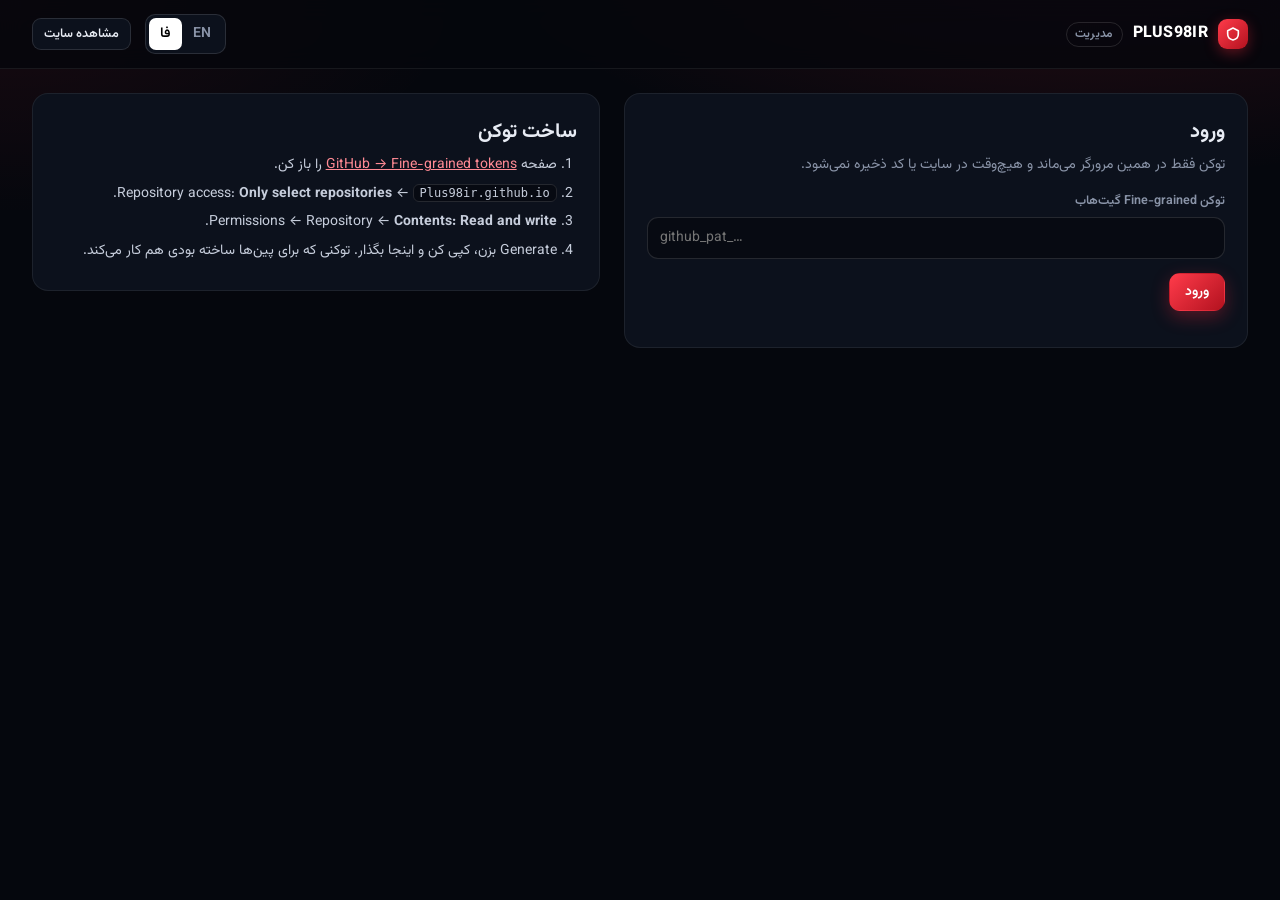
<file: admin/index.html>
<!doctype html>
<html lang="fa" dir="rtl">
<head>
<meta charset="utf-8">
<meta name="viewport" content="width=device-width, initial-scale=1">
<meta name="robots" content="noindex, nofollow">
<title>PLUS98IR — Admin</title>
<link rel="icon" href="../icon.svg" type="image/svg+xml">
<link rel="preconnect" href="https://fonts.googleapis.com">
<link rel="stylesheet" href="https://fonts.googleapis.com/css2?family=Inter:wght@400;500;600;700;800&family=Vazirmatn:wght@400;500;600;700;800&display=swap">
<style>
:root{
  --bg:#05070d; --bg2:#090d17; --surface:#0c111c; --surface2:#101727; --line:rgba(255,255,255,.07); --line2:rgba(255,255,255,.12);
  --fg:#e8ecf4; --mut:#8a94a8; --red:#ff3b4a; --red2:#b3121f; --grad:linear-gradient(135deg,#ff3b4a,#b3121f);
  --ok:#2fd39a; --warn:#ffb54a; --err:#ff5d6c; --r:16px;
}
*{box-sizing:border-box}
html,body{margin:0;background:var(--bg);color:var(--fg)}
body{font:14px/1.6 Inter,Vazirmatn,system-ui,sans-serif;min-height:100vh;
  background:radial-gradient(80% 50% at 85% -10%,rgba(255,45,61,.16),transparent 60%),radial-gradient(60% 40% at 0% 0%,rgba(255,45,61,.08),transparent 60%),var(--bg)}
html[lang=fa] body{font-family:Vazirmatn,Inter,system-ui,sans-serif}
button,input,textarea,select{font:inherit;color:inherit}
a{color:#ff8a94}
header{position:sticky;top:0;z-index:30;display:flex;align-items:center;gap:14px;flex-wrap:wrap;padding:14px 32px;
  background:rgba(5,7,13,.82);backdrop-filter:blur(12px);-webkit-backdrop-filter:blur(12px);border-bottom:1px solid var(--line)}
.brand{display:flex;align-items:center;gap:10px;font-weight:800;letter-spacing:.3px;font-size:16px;text-decoration:none;color:#fff}
.brand i{width:30px;height:30px;border-radius:9px;background:var(--grad);display:grid;place-items:center;font-style:normal;box-shadow:0 4px 14px rgba(255,40,60,.35)}
.brand i svg{width:16px;height:16px}
.brand small{font-weight:600;color:var(--mut);font-size:12px;padding:2px 8px;border:1px solid var(--line2);border-radius:999px}
.sp{flex:1}
.seg{display:flex;padding:3px;border-radius:10px;border:1px solid var(--line2);background:var(--surface)}
.seg button{border:0;background:none;padding:5px 11px;border-radius:7px;cursor:pointer;color:var(--mut);font-weight:600}
.seg button.on{background:#fff;color:#000}
.btn{display:inline-flex;align-items:center;justify-content:center;gap:8px;height:38px;padding:0 15px;border-radius:11px;border:1px solid var(--line2);
  background:var(--surface);cursor:pointer;font-weight:600;text-decoration:none;color:var(--fg);white-space:nowrap}
.btn:hover{border-color:rgba(255,77,90,.5)}
.btn.primary{background:var(--grad);border-color:transparent;color:#fff;box-shadow:0 6px 18px rgba(255,40,60,.3)}
.btn.primary:disabled{opacity:.45;cursor:default;box-shadow:none}
.btn.sm{height:32px;padding:0 11px;font-size:12.5px;border-radius:9px}
.btn svg{width:16px;height:16px}
main{width:100%;padding:24px 32px 120px}
@media (max-width:700px){header{padding:12px 16px}main{padding:16px 16px 140px}}

/* login */
.login{display:grid;grid-template-columns:minmax(0,1.1fr) minmax(0,1fr);gap:24px;align-items:start}
@media (max-width:900px){.login{grid-template-columns:1fr}}
.panel{background:var(--surface);border:1px solid var(--line);border-radius:var(--r);padding:22px}
.panel h2{margin:0 0 6px;font-size:20px}
.panel p{margin:0 0 14px;color:var(--mut)}
.field{display:flex;flex-direction:column;gap:6px;margin:0 0 14px}
.field label{font-size:12.5px;color:var(--mut);font-weight:600}
.inp,textarea.inp{width:100%;min-height:40px;padding:9px 12px;border-radius:11px;border:1px solid var(--line2);background:#070a12;outline:none}
.inp:focus{border-color:rgba(255,77,90,.6);box-shadow:0 0 0 3px rgba(255,59,74,.12)}
textarea.inp{resize:vertical;min-height:64px;line-height:1.55}
.ltr{direction:ltr;text-align:left}
.steps{margin:0;padding-inline-start:20px;color:#c6cddb}
.steps li{margin:0 0 6px}
.steps code{background:#070a12;border:1px solid var(--line2);padding:1px 6px;border-radius:6px;font-size:12px}

/* tabs */
.tabs{display:flex;gap:6px;flex-wrap:wrap;margin:0 0 18px}
.tabs button{border:1px solid var(--line2);background:var(--surface);padding:9px 16px;border-radius:11px;cursor:pointer;font-weight:600;color:var(--mut);display:flex;gap:8px;align-items:center}
.tabs button.on{background:var(--grad);border-color:transparent;color:#fff}
.tabs svg{width:16px;height:16px}
.tool{display:flex;gap:10px;flex-wrap:wrap;align-items:center;margin:0 0 16px}
.tool .inp{max-width:320px}
.legend{color:var(--mut);font-size:12.5px}

/* project cards */
.grid{display:grid;grid-template-columns:repeat(auto-fill,minmax(340px,1fr));gap:16px}
@media (max-width:420px){.grid{grid-template-columns:1fr}}
.card{position:relative;background:var(--surface);border:1px solid var(--line);border-radius:var(--r);overflow:hidden;display:flex;flex-direction:column;transition:border-color .2s,opacity .2s}
.card.pinned{border-color:rgba(255,77,90,.45);box-shadow:0 0 0 1px rgba(255,77,90,.15),0 10px 30px rgba(255,40,60,.08)}
.card.hid{opacity:.55}
.card.drag{opacity:.4}
.card.over{outline:2px dashed var(--red);outline-offset:3px}
.cv{position:relative;aspect-ratio:2/1;background:#070a12;overflow:hidden}
.cv img{width:100%;height:100%;object-fit:cover;display:block}
.cv .src{position:absolute;bottom:8px;inset-inline-start:8px;font-size:11px;font-weight:700;padding:2px 8px;border-radius:999px;background:rgba(0,0,0,.65);color:#fff}
.cv .src.custom{background:var(--grad)}
.cv .badge{position:absolute;top:8px;inset-inline-start:8px;min-width:26px;height:26px;padding:0 8px;border-radius:999px;background:var(--grad);color:#fff;font-weight:800;font-size:12.5px;display:grid;place-items:center}
.cv .handle{position:absolute;top:8px;inset-inline-end:8px;width:30px;height:30px;border-radius:9px;background:rgba(0,0,0,.6);display:grid;place-items:center;cursor:grab;color:#fff}
.cv .handle svg{width:16px;height:16px}
.bd{padding:14px;display:flex;flex-direction:column;gap:10px;flex:1}
.nm{display:flex;align-items:center;gap:8px;font-weight:800;font-size:15px;direction:ltr}
html[dir=rtl] .nm{justify-content:flex-end}
.nm a{color:#fff;text-decoration:none}.nm a:hover{color:#ff8a94}
.nm .tag{font-size:10.5px;font-weight:700;color:var(--mut);border:1px solid var(--line2);border-radius:6px;padding:1px 6px}
.row{display:flex;gap:8px;flex-wrap:wrap;align-items:center}
.tg{display:inline-flex;align-items:center;gap:7px;height:32px;padding:0 11px;border-radius:9px;border:1px solid var(--line2);background:#070a12;cursor:pointer;font-weight:600;font-size:12.5px;color:var(--mut)}
.tg svg{width:15px;height:15px}
.tg.on{color:#fff;border-color:rgba(255,77,90,.55);background:rgba(255,59,74,.15)}
.tg.vis.on{border-color:rgba(47,211,154,.5);background:rgba(47,211,154,.12);color:#8ff0cb}
.mv{display:inline-flex;gap:4px}
.mv button{width:32px;height:32px;border-radius:9px;border:1px solid var(--line2);background:#070a12;cursor:pointer;display:grid;place-items:center}
.mv button:disabled{opacity:.3;cursor:default}
.mv svg{width:14px;height:14px}
.dsc label{display:flex;justify-content:space-between;font-size:11.5px;color:var(--mut);font-weight:600;margin:0 0 4px}
.dsc label em{font-style:normal;opacity:.7}
.dsc textarea{min-height:58px;font-size:13px}
.dsc + .dsc{margin-top:-2px}
.chg{position:absolute;top:8px;left:50%;transform:translateX(-50%);font-size:11px;font-weight:700;padding:2px 9px;border-radius:999px;background:var(--warn);color:#000;display:none}
.card.dirty .chg{display:block}

/* cover dialog */
.ov{position:fixed;inset:0;z-index:60;display:none;align-items:center;justify-content:center;padding:16px;background:rgba(3,5,10,.75);backdrop-filter:blur(6px)}
.ov.on{display:flex}
.dlg{width:min(620px,100%);max-height:calc(100vh - 32px);overflow:auto;background:var(--surface);border:1px solid rgba(255,77,90,.3);border-radius:20px;padding:22px;box-shadow:0 30px 80px rgba(0,0,0,.6)}
.dlg h3{margin:0 0 4px;font-size:18px}
.dlg .pv{aspect-ratio:2/1;border-radius:14px;overflow:hidden;background:#070a12;border:1px solid var(--line2);margin:12px 0 14px;display:grid;place-items:center;color:var(--mut)}
.dlg .pv img{width:100%;height:100%;object-fit:cover}
.drop{border:2px dashed rgba(255,77,90,.4);border-radius:14px;padding:18px;text-align:center;color:var(--mut);cursor:pointer;margin:0 0 14px;transition:background .15s}
.drop:hover,.drop.on{background:rgba(255,59,74,.08);color:#fff}
.drop b{color:#fff}
.or{display:flex;align-items:center;gap:10px;color:var(--mut);font-size:12px;margin:0 0 14px}
.or::before,.or::after{content:"";flex:1;height:1px;background:var(--line2)}
.dlg .acts{display:flex;gap:8px;flex-wrap:wrap;justify-content:flex-end;margin-top:6px}
.hint{font-size:12px;color:var(--mut)}

/* texts */
.tx{display:grid;grid-template-columns:repeat(2,minmax(0,1fr));gap:16px}
@media (max-width:900px){.tx{grid-template-columns:1fr}}
.tx h3{margin:0 0 12px;font-size:15px;display:flex;align-items:center;gap:8px}
.tx h3 span{font-size:11px;padding:2px 8px;border-radius:6px;background:rgba(255,59,74,.15);color:#ff8a94}

/* stats */
.stats-frame{width:100%;height:calc(100vh - 210px);min-height:600px;border:1px solid var(--line);border-radius:var(--r);background:var(--surface)}

/* save bar */
.bar{position:fixed;left:0;right:0;bottom:0;z-index:40;display:flex;align-items:center;gap:12px;flex-wrap:wrap;padding:12px 32px;
  background:rgba(9,13,23,.92);backdrop-filter:blur(12px);border-top:1px solid var(--line2)}
.bar .st{flex:1 1 260px;color:var(--mut);font-size:13px}
.bar .st.ok{color:var(--ok)}.bar .st.err{color:var(--err)}.bar .st.warn{color:var(--warn)}
.bar .cnt{font-weight:800;color:#fff;background:var(--grad);border-radius:999px;padding:1px 9px;font-size:12px;margin-inline-end:6px}
@media (max-width:700px){.bar{padding:10px 16px}}
[hidden]{display:none!important}
.spin{width:16px;height:16px;border-radius:50%;border:2px solid rgba(255,255,255,.3);border-top-color:#fff;animation:sp .8s linear infinite}
@keyframes sp{to{transform:rotate(360deg)}}
</style>
</head>
<body>

<header>
  <a class="brand" href="../"><i><svg viewBox="0 0 24 24" fill="none" stroke="#fff" stroke-width="2.4" stroke-linecap="round" stroke-linejoin="round"><path d="M12 3l8 4v5c0 5-3.5 8-8 9-4.5-1-8-4-8-9V7z"/></svg></i>PLUS98IR <small data-i="admin">Admin</small></a>
  <div class="sp"></div>
  <div class="seg"><button type="button" data-lang="en">EN</button><button type="button" data-lang="fa">فا</button></div>
  <a class="btn sm" href="../" target="_blank" rel="noopener" data-i="view_site">View site</a>
  <button class="btn sm" id="logout" type="button" hidden data-i="logout">Log out</button>
</header>

<main>
  <!-- login -->
  <section id="v-login" class="login">
    <div class="panel">
      <h2 data-i="login_t">Sign in</h2>
      <p data-i="login_p">Your token stays in this browser only. It is never written to the site or the code.</p>
      <div class="field">
        <label for="tok" data-i="tok_l">GitHub fine-grained token</label>
        <input id="tok" class="inp ltr" type="password" autocomplete="off" spellcheck="false" placeholder="github_pat_…">
      </div>
      <button class="btn primary" id="go" type="button" data-i="login_b">Sign in</button>
      <p class="hint" id="login-st" style="margin-top:12px"></p>
    </div>
    <div class="panel">
      <h2 data-i="how_t">Make a token</h2>
      <ol class="steps">
        <li data-i="how1" data-html="1">Open <a href="https://github.com/settings/personal-access-tokens/new" target="_blank" rel="noopener">GitHub → Fine-grained tokens</a>.</li>
        <li data-i="how2" data-html="1">Repository access: <b>Only select repositories</b> → <code>Plus98ir.github.io</code>.</li>
        <li data-i="how3" data-html="1">Permissions → Repository → <b>Contents: Read and write</b>.</li>
        <li data-i="how4" data-html="1">Generate, copy, paste it here. The token you used for pins already works.</li>
      </ol>
    </div>
  </section>

  <!-- app -->
  <section id="v-app" hidden>
    <div class="tabs" role="tablist">
      <button type="button" data-tab="projects" class="on"><svg viewBox="0 0 24 24" fill="none" stroke="currentColor" stroke-width="2" stroke-linecap="round"><rect x="3" y="3" width="7" height="7" rx="1.5"/><rect x="14" y="3" width="7" height="7" rx="1.5"/><rect x="3" y="14" width="7" height="7" rx="1.5"/><rect x="14" y="14" width="7" height="7" rx="1.5"/></svg><span data-i="t_projects">Projects</span></button>
      <button type="button" data-tab="texts"><svg viewBox="0 0 24 24" fill="none" stroke="currentColor" stroke-width="2" stroke-linecap="round"><path d="M4 6h16M4 12h10M4 18h13"/></svg><span data-i="t_texts">Page texts</span></button>
      <button type="button" data-tab="stats"><svg viewBox="0 0 24 24" fill="none" stroke="currentColor" stroke-width="2" stroke-linecap="round"><path d="M4 20V10M10 20V4M16 20v-7M22 20H2"/></svg><span data-i="t_stats">Visit stats</span></button>
    </div>

    <div id="p-projects">
      <div class="tool">
        <input id="flt" class="inp" type="search" data-ph="filter">
        <span class="legend" data-i="legend">Pinned projects come first on the site, in this order. Drag the handle or use the arrows to reorder. Visitors never see what is pinned.</span>
      </div>
      <div class="grid" id="grid"></div>
    </div>

    <div id="p-texts" hidden>
      <div class="tx">
        <div class="panel">
          <h3>English <span>EN</span></h3>
          <div class="field"><label data-i="f_tagline">Tagline (use &lt;b&gt;…&lt;/b&gt; for the red words)</label><textarea class="inp ltr" data-t="en.tagline"></textarea></div>
          <div class="field"><label data-i="f_quote">Signed quote</label><input class="inp ltr" data-t="en.quote"></div>
          <div class="field"><label data-i="f_sign">Signature</label><input class="inp ltr" data-t="en.sign"></div>
        </div>
        <div class="panel">
          <h3>فارسی <span>FA</span></h3>
          <div class="field"><label data-i="f_tagline">Tagline</label><textarea class="inp" dir="rtl" data-t="fa.tagline"></textarea></div>
          <div class="field"><label data-i="f_quote">Signed quote</label><input class="inp" dir="rtl" data-t="fa.quote"></div>
          <div class="field"><label data-i="f_sign">Signature</label><input class="inp" dir="rtl" data-t="fa.sign"></div>
        </div>
        <div class="panel">
          <h3 data-i="f_screen">Hero screen</h3>
          <div class="field"><label data-i="f_slides">How many covers rotate on the screen (1–20)</label><input class="inp ltr" id="slides" type="number" min="1" max="20" placeholder="8"></div>
          <p class="hint" data-i="f_empty">Leave a box empty to keep the built-in text.</p>
        </div>
      </div>
    </div>

    <div id="p-stats" hidden>
      <iframe class="stats-frame" id="statsf" title="Stats" loading="lazy"></iframe>
    </div>
  </section>
</main>

<div class="bar" id="bar" hidden>
  <span class="st" id="st"></span>
  <button class="btn" id="reload" type="button" data-i="reload">Reload</button>
  <button class="btn primary" id="save" type="button" disabled><span data-i="save">Save all</span></button>
</div>

<!-- cover dialog -->
<div class="ov" id="cov" role="dialog" aria-modal="true">
  <div class="dlg">
    <h3><span data-i="cv_t">Cover image</span> — <span id="cv-name" class="ltr"></span></h3>
    <p class="hint" data-i="cv_p">Best size about 1280×640 (2:1). Without a custom cover the site picks &lt;Repo&gt;.png from the repository.</p>
    <div class="pv" id="cv-pv"></div>
    <label class="drop" id="cv-drop"><input type="file" id="cv-file" accept="image/png,image/jpeg,image/webp,image/gif,image/svg+xml" hidden><span data-i="cv_up" data-html="1"><b>Upload an image</b> — click or drop a file here</span></label>
    <div class="or" data-i="or">or</div>
    <div class="field"><label data-i="cv_url">Image address (URL)</label><input id="cv-url" class="inp ltr" type="url" placeholder="https://…/cover.png"></div>
    <div class="acts">
      <button class="btn" id="cv-reset" type="button" data-i="cv_reset">Use automatic cover</button>
      <span class="sp"></span>
      <button class="btn" id="cv-cancel" type="button" data-i="cancel">Cancel</button>
      <button class="btn primary" id="cv-ok" type="button" data-i="apply">Apply</button>
    </div>
  </div>
</div>

<script>
"use strict";
var OWNER = "Plus98ir", REPO = OWNER + "/" + OWNER + ".github.io", BRANCH = "main";
var TOKEN_KEY = "p98_gh_token", RAW = "https://raw.githubusercontent.com/";
var BUILTIN_HIDE = ["plus98ir.github.io", "plus98ir", "saila-windows", ".github"];
var LEGACY = {"Fortnite_Missions":"fortnite_mission.png","DNS-Server-Config":"dns_server.png","Remote-Server-Control":"rs.png",
  "Auto_SSL":"ssl.png","Smart-Caddy":"caddy.png","AdGuard_Rules":"adguard-cover.png"};
var MAX_IMG = 5 * 1024 * 1024;

var T = {
  en: {
    admin:"Admin", view_site:"View site", logout:"Log out",
    login_t:"Sign in", login_p:"Your token stays in this browser only. It is never written to the site or the code.",
    tok_l:"GitHub fine-grained token", login_b:"Sign in", how_t:"Make a token",
    how1:'Open <a href="https://github.com/settings/personal-access-tokens/new" target="_blank" rel="noopener">GitHub → Fine-grained tokens</a>.',
    how2:'Repository access: <b>Only select repositories</b> → <code>Plus98ir.github.io</code>.',
    how3:'Permissions → Repository → <b>Contents: Read and write</b>.',
    how4:'Generate, copy, paste it here. The token you used for pins already works.',
    t_projects:"Projects", t_texts:"Page texts", t_stats:"Visit stats",
    filter:"Filter projects…", legend:"Pinned projects come first on the site, in this order. Drag the handle or use the arrows to reorder. Visitors never see what is pinned.",
    pin:"Pinned", unpin:"Pin", shown:"Visible", hidden:"Hidden", cover:"Cover", desc_en:"Description (EN)", desc_fa:"Description (FA)",
    gh_desc:"empty = GitHub description", auto:"auto", custom:"custom", new_img:"new upload", changed:"changed", builtin:"always hidden",
    f_tagline:"Tagline (use <b>…</b> for the red words)", f_quote:"Signed quote", f_sign:"Signature", f_screen:"Hero screen",
    f_slides:"How many covers rotate on the screen (1–20)", f_empty:"Leave a box empty to keep the built-in text.",
    reload:"Reload", save:"Save all",
    cv_t:"Cover image", cv_p:"Best size about 1280×640 (2:1). Without a custom cover the site picks <Repo>.png from the repository.",
    cv_up:"<b>Upload an image</b> — click or drop a file here", or:"or", cv_url:"Image address (URL)",
    cv_reset:"Use automatic cover", cancel:"Cancel", apply:"Apply",
    s_loading:"Loading…", s_ready:"Everything is up to date.", s_dirty:" unsaved change(s)", s_saving:"Saving (one commit)…",
    s_saved:"Saved. The site updates in about a minute.", s_err:"Error: ", s_badtok:"The token was rejected (needs Contents: read and write on Plus98ir.github.io).",
    s_big:"Image is larger than 5 MB.", s_type:"Not an image file.", s_leave:"You have unsaved changes.",
    s_conflict:"The site changed on GitHub while you were editing. Press Reload, then make the change again."
  },
  fa: {
    admin:"مدیریت", view_site:"مشاهده سایت", logout:"خروج",
    login_t:"ورود", login_p:"توکن فقط در همین مرورگر می‌ماند و هیچ‌وقت در سایت یا کد ذخیره نمی‌شود.",
    tok_l:"توکن Fine-grained گیت‌هاب", login_b:"ورود", how_t:"ساخت توکن",
    how1:'صفحه <a href="https://github.com/settings/personal-access-tokens/new" target="_blank" rel="noopener">GitHub → Fine-grained tokens</a> را باز کن.',
    how2:'Repository access: <b>Only select repositories</b> ← <code>Plus98ir.github.io</code>.',
    how3:'Permissions ← Repository ← <b>Contents: Read and write</b>.',
    how4:'Generate بزن، کپی کن و اینجا بگذار. توکنی که برای پین‌ها ساخته بودی هم کار می‌کند.',
    t_projects:"پروژه‌ها", t_texts:"متن‌های صفحه", t_stats:"آمار بازدید",
    filter:"جستجوی پروژه…", legend:"پروژه‌های پین‌شده با همین ترتیب اول سایت می‌آیند. با دستگیره بکش یا با فلش‌ها جابه‌جا کن. بازدیدکننده‌ها پین‌ها را نمی‌بینند.",
    pin:"پین‌شده", unpin:"پین", shown:"نمایش", hidden:"مخفی", cover:"کاور", desc_en:"توضیح (انگلیسی)", desc_fa:"توضیح (فارسی)",
    gh_desc:"خالی = توضیح گیت‌هاب", auto:"خودکار", custom:"سفارشی", new_img:"آپلود جدید", changed:"تغییر کرده", builtin:"همیشه مخفی",
    f_tagline:"شعار (کلمه‌های قرمز را داخل <b>…</b> بگذار)", f_quote:"جمله امضادار", f_sign:"امضا", f_screen:"صفحه نمایش هیرو",
    f_slides:"تعداد کاورهایی که روی صفحه می‌چرخند (۱ تا ۲۰)", f_empty:"هر جعبه را خالی بگذاری، متن پیش‌فرض می‌ماند.",
    reload:"بارگذاری دوباره", save:"ذخیره همه",
    cv_t:"عکس کاور", cv_p:"اندازه مناسب حدود ۱۲۸۰×۶۴۰ (۲ به ۱). بدون کاور سفارشی، سایت خودش <Repo>.png را از ریپو برمی‌دارد.",
    cv_up:"<b>آپلود عکس</b> — کلیک کن یا فایل را اینجا رها کن", or:"یا", cv_url:"آدرس عکس (URL)",
    cv_reset:"کاور خودکار", cancel:"انصراف", apply:"اعمال",
    s_loading:"در حال بارگذاری…", s_ready:"همه چیز به‌روز است.", s_dirty:" تغییر ذخیره‌نشده", s_saving:"در حال ذخیره (یک commit)…",
    s_saved:"ذخیره شد. سایت حدود یک دقیقه دیگر به‌روز می‌شود.", s_err:"خطا: ", s_badtok:"توکن رد شد (باید روی Plus98ir.github.io دسترسی Contents: Read and write داشته باشد).",
    s_big:"حجم عکس بیشتر از ۵ مگابایت است.", s_type:"این فایل عکس نیست.", s_leave:"تغییرات ذخیره‌نشده داری.",
    s_conflict:"وقتی داشتی ویرایش می‌کردی سایت در گیت‌هاب تغییر کرد. «بارگذاری دوباره» را بزن و تغییر را دوباره انجام بده."
  }
};
var LANG = (function(){ try { return localStorage.getItem("p98_lang") || "fa"; } catch(e){ return "fa"; } })();
function t(k){ return (T[LANG] && T[LANG][k]) || T.en[k] || k; }
function $(s, r){ return (r || document).querySelector(s); }
function $$(s, r){ return [].slice.call((r || document).querySelectorAll(s)); }
function esc(s){ return String(s == null ? "" : s).replace(/[&<>"']/g, function(c){ return {"&":"&amp;","<":"&lt;",">":"&gt;",'"':"&quot;","'":"&#39;"}[c]; }); }
function ls(k, v){ try { if (v === undefined) return localStorage.getItem(k); if (v === null) localStorage.removeItem(k); else localStorage.setItem(k, v); } catch(e){ return null; } }

/* ---------------- state ---------------- */
var TOKEN = "", REPOS = [];
var ORIG = {pins:null, descs:null, site:null};     // as loaded (JSON strings, for change detection)
var PINS = [], DESCS = {}, SITE = {};
var UPLOADS = {};                                  // repo -> {path, b64, url (object URL)}
var CUR_TAB = "projects";

/* ---------------- language ---------------- */
function applyLang(){
  var h = document.documentElement;
  h.lang = LANG; h.dir = LANG === "fa" ? "rtl" : "ltr";
  $$("[data-i]").forEach(function(el){
    var k = el.getAttribute("data-i");
    if (el.getAttribute("data-html")) el.innerHTML = t(k); else el.textContent = t(k);
  });
  $$("[data-ph]").forEach(function(el){ el.placeholder = t(el.getAttribute("data-ph")); });
  $$(".seg button").forEach(function(b){ b.classList.toggle("on", b.getAttribute("data-lang") === LANG); });
  if (REPOS.length) renderGrid();
  status();
}
$$(".seg button").forEach(function(b){
  b.addEventListener("click", function(){ LANG = b.getAttribute("data-lang"); ls("p98_lang", LANG); applyLang(); });
});

/* ---------------- GitHub API ---------------- */
function api(path, opt){
  opt = opt || {};
  opt.headers = Object.assign({"Accept":"application/vnd.github+json", "Authorization":"Bearer " + TOKEN, "X-GitHub-Api-Version":"2022-11-28"}, opt.headers || {});
  if (opt.body && typeof opt.body !== "string") opt.body = JSON.stringify(opt.body);
  return fetch("https://api.github.com" + path, opt).then(function(res){
    if (res.status === 204) return null;
    return res.json().catch(function(){ return {}; }).then(function(j){
      if (!res.ok){ var e = new Error(res.status + " " + (j.message || "")); e.status = res.status; throw e; }
      return j;
    });
  });
}
function b64dec(s){ return decodeURIComponent(escape(atob(String(s).replace(/\s/g, "")))); }
function b64enc(s){ return btoa(unescape(encodeURIComponent(s))); }
function readJson(path, fallback){
  return api("/repos/" + REPO + "/contents/" + path + "?ref=" + BRANCH + "&t=" + Date.now())
    .then(function(f){ return JSON.parse(b64dec(f.content)); })
    .catch(function(e){ if (e.status === 404) return fallback; throw e; });
}

/* ---------------- login ---------------- */
function login(tok){
  TOKEN = tok;
  $("#login-st").textContent = t("s_loading");
  return api("/repos/" + REPO).then(function(r){
    if (!r.permissions || !r.permissions.push) throw Object.assign(new Error("perm"), {status:403});
    ls(TOKEN_KEY, TOKEN);
    $("#v-login").hidden = true; $("#v-app").hidden = false; $("#bar").hidden = false; $("#logout").hidden = false;
    return loadAll();
  }).catch(function(e){
    $("#login-st").textContent = (e.status === 401 || e.status === 403 || e.status === 404) ? t("s_badtok") : t("s_err") + e.message;
    $("#login-st").style.color = "var(--err)";
  });
}
$("#go").addEventListener("click", function(){ var v = $("#tok").value.trim(); if (v) login(v); });
$("#tok").addEventListener("keydown", function(e){ if (e.key === "Enter") $("#go").click(); });
$("#logout").addEventListener("click", function(){
  if (dirtyCount() && !confirm(t("s_leave"))) return;
  ls(TOKEN_KEY, null); location.reload();
});

/* ---------------- load ---------------- */
function loadAll(){
  say(t("s_loading"));
  return Promise.all([
    api("/users/" + OWNER + "/repos?per_page=100&sort=updated"),
    readJson("pins.json", {pins:[]}),
    readJson("descriptions.json", {}),
    readJson("site.json", {})
  ]).then(function(r){
    REPOS = r[0].filter(function(x){ return BUILTIN_HIDE.indexOf(x.name.toLowerCase()) === -1; });
    PINS = (r[1].pins || []).filter(function(n){ return typeof n === "string"; });
    DESCS = r[2] || {}; SITE = r[3] || {};
    ORIG.pins = JSON.stringify(PINS); ORIG.descs = JSON.stringify(DESCS); ORIG.site = JSON.stringify(SITE);
    UPLOADS = {};
    fillTexts(); renderGrid(); status();
  }).catch(function(e){ say(t("s_err") + e.message, "err"); });
}
$("#reload").addEventListener("click", function(){
  if (dirtyCount() && !confirm(t("s_leave"))) return;
  loadAll();
});

/* ---------------- projects grid ---------------- */
function isHidden(n){ return (SITE.hide || []).some(function(x){ return String(x).toLowerCase() === n.toLowerCase(); }); }
function setHidden(n, h){
  var list = (SITE.hide || []).filter(function(x){ return String(x).toLowerCase() !== n.toLowerCase(); });
  if (h) list.push(n);
  if (list.length) SITE.hide = list; else delete SITE.hide;
}
function ordered(){
  var q = ($("#flt").value || "").toLowerCase();
  return REPOS.slice().sort(function(a, b){
    var pa = PINS.indexOf(a.name), pb = PINS.indexOf(b.name);
    if (pa !== pb) return (pa < 0 ? 1e9 : pa) - (pb < 0 ? 1e9 : pb);
    return new Date(b.pushed_at) - new Date(a.pushed_at);
  }).filter(function(r){ return !q || r.name.toLowerCase().indexOf(q) !== -1 || String(r.description || "").toLowerCase().indexOf(q) !== -1; });
}
function coverOf(r){
  if (UPLOADS[r.name]) return {src:UPLOADS[r.name].url, kind:"new"};
  var c = SITE.covers && SITE.covers[r.name];
  if (c) return {src:new URL(c, location.origin + "/").href, kind:"custom"};
  return {src:"", kind:"auto"};
}
function autoCover(r, img){
  var br = r.default_branch || "main", base = RAW + OWNER + "/" + r.name + "/" + br + "/", list = [];
  if (LEGACY[r.name]) list.push(base + LEGACY[r.name]);
  ["png","jpg","jpeg","webp"].forEach(function(x){ list.push(base + r.name + "." + x); });
  list.push(base + r.name.toLowerCase() + ".png", base + "docs/" + r.name + ".png", base + "assets/" + r.name + ".png", base + "cover.png");
  list.push("https://opengraph.githubassets.com/1/" + OWNER + "/" + r.name);
  var i = 0;
  (function next(){ if (i >= list.length) return; img.onerror = next; img.src = list[i++]; })();
}

var ICO = {
  pin:'<svg viewBox="0 0 24 24" fill="none" stroke="currentColor" stroke-width="2" stroke-linecap="round" stroke-linejoin="round"><path d="M12 17v5M9 3h6l-1 6 4 4H6l4-4z"/></svg>',
  eye:'<svg viewBox="0 0 24 24" fill="none" stroke="currentColor" stroke-width="2" stroke-linecap="round"><path d="M1.5 12S5 5.5 12 5.5 22.5 12 22.5 12 19 18.5 12 18.5 1.5 12 1.5 12z"/><circle cx="12" cy="12" r="3"/></svg>',
  eyeoff:'<svg viewBox="0 0 24 24" fill="none" stroke="currentColor" stroke-width="2" stroke-linecap="round"><path d="M3 3l18 18M10.6 5.6A10 10 0 0 1 12 5.5c7 0 10.5 6.5 10.5 6.5a17 17 0 0 1-3 3.7M6.5 6.6C3.4 8.4 1.5 12 1.5 12S5 18.5 12 18.5a10 10 0 0 0 4.4-1"/></svg>',
  img:'<svg viewBox="0 0 24 24" fill="none" stroke="currentColor" stroke-width="2" stroke-linecap="round" stroke-linejoin="round"><rect x="3" y="4" width="18" height="16" rx="2"/><circle cx="9" cy="10" r="2"/><path d="M21 16l-5-5-9 9"/></svg>',
  up:'<svg viewBox="0 0 24 24" fill="none" stroke="currentColor" stroke-width="2.4" stroke-linecap="round" stroke-linejoin="round"><path d="M12 19V5M5 12l7-7 7 7"/></svg>',
  down:'<svg viewBox="0 0 24 24" fill="none" stroke="currentColor" stroke-width="2.4" stroke-linecap="round" stroke-linejoin="round"><path d="M12 5v14M5 12l7 7 7-7"/></svg>',
  grip:'<svg viewBox="0 0 24 24" fill="currentColor"><circle cx="9" cy="6" r="1.6"/><circle cx="15" cy="6" r="1.6"/><circle cx="9" cy="12" r="1.6"/><circle cx="15" cy="12" r="1.6"/><circle cx="9" cy="18" r="1.6"/><circle cx="15" cy="18" r="1.6"/></svg>'
};

function origCard(n){
  var p = JSON.parse(ORIG.pins), d = JSON.parse(ORIG.descs), s = JSON.parse(ORIG.site);
  var hid = (s.hide || []).some(function(x){ return String(x).toLowerCase() === n.toLowerCase(); });
  return JSON.stringify([p.indexOf(n), d[n] || null, (s.covers || {})[n] || null, hid]);
}
function curCard(n){ return JSON.stringify([PINS.indexOf(n), DESCS[n] || null, (SITE.covers || {})[n] || null, isHidden(n)]); }

function renderGrid(){
  var g = $("#grid"), rows = ordered();
  g.innerHTML = rows.map(function(r){
    var pi = PINS.indexOf(r.name), hid = isHidden(r.name), d = DESCS[r.name] || {}, cv = coverOf(r);
    var dirty = curCard(r.name) !== origCard(r.name) || UPLOADS[r.name];
    return '<article class="card' + (pi >= 0 ? " pinned" : "") + (hid ? " hid" : "") + (dirty ? " dirty" : "") + '" data-n="' + esc(r.name) + '"' + (pi >= 0 ? ' draggable="true"' : "") + '>' +
      '<div class="cv"><img alt="" referrerpolicy="no-referrer" data-cv="' + esc(cv.src) + '">' +
        (pi >= 0 ? '<span class="badge">' + (pi + 1) + '</span><span class="handle" title="drag">' + ICO.grip + "</span>" : "") +
        '<span class="src' + (cv.kind !== "auto" ? " custom" : "") + '">' + t(cv.kind === "new" ? "new_img" : cv.kind) + "</span>" +
        '<span class="chg">' + t("changed") + "</span></div>" +
      '<div class="bd">' +
        '<div class="nm"><a href="' + esc(r.html_url) + '" target="_blank" rel="noopener">' + esc(r.name) + "</a>" + (r.fork ? '<span class="tag">fork</span>' : "") + (r.language ? '<span class="tag">' + esc(r.language) + "</span>" : "") + "</div>" +
        '<div class="row">' +
          '<button type="button" class="tg' + (pi >= 0 ? " on" : "") + '" data-act="pin">' + ICO.pin + (pi >= 0 ? t("pin") : t("unpin")) + "</button>" +
          '<button type="button" class="tg vis' + (hid ? "" : " on") + '" data-act="vis">' + (hid ? ICO.eyeoff + t("hidden") : ICO.eye + t("shown")) + "</button>" +
          '<button type="button" class="tg" data-act="cover">' + ICO.img + t("cover") + "</button>" +
          (pi >= 0 ? '<span class="mv"><button type="button" data-act="up"' + (pi === 0 ? " disabled" : "") + ' aria-label="up">' + ICO.up + '</button><button type="button" data-act="down"' + (pi === PINS.length - 1 ? " disabled" : "") + ' aria-label="down">' + ICO.down + "</button></span>" : "") +
        "</div>" +
        '<div class="dsc"><label>' + t("desc_en") + "<em>" + t("gh_desc") + '</em></label><textarea class="inp ltr" data-d="en" placeholder="' + esc(r.description || "") + '">' + esc(d.en || "") + "</textarea></div>" +
        '<div class="dsc"><label>' + t("desc_fa") + '</label><textarea class="inp" dir="rtl" data-d="fa">' + esc(d.fa || "") + "</textarea></div>" +
      "</div></article>";
  }).join("");
  $$("#grid .card").forEach(function(c){
    var r = REPOS.filter(function(x){ return x.name === c.getAttribute("data-n"); })[0], img = $("img", c), src = img.getAttribute("data-cv");
    if (src){ img.onerror = function(){ img.onerror = null; autoCover(r, img); }; img.src = src; } else autoCover(r, img);
  });
}

function markCard(n){
  var c = $('#grid .card[data-n="' + CSS.escape(n) + '"]');
  if (c) c.classList.toggle("dirty", curCard(n) !== origCard(n) || !!UPLOADS[n]);
  status();
}

$("#grid").addEventListener("click", function(e){
  var b = e.target.closest("[data-act]"); if (!b) return;
  var n = b.closest(".card").getAttribute("data-n"), i = PINS.indexOf(n), act = b.getAttribute("data-act");
  if (act === "pin"){ if (i >= 0) PINS.splice(i, 1); else PINS.push(n); }
  else if (act === "vis") setHidden(n, !isHidden(n));
  else if (act === "up" && i > 0){ PINS.splice(i, 1); PINS.splice(i - 1, 0, n); }
  else if (act === "down" && i >= 0 && i < PINS.length - 1){ PINS.splice(i, 1); PINS.splice(i + 1, 0, n); }
  else if (act === "cover"){ openCover(n); return; }
  renderGrid(); status();
});
$("#grid").addEventListener("input", function(e){
  var ta = e.target.closest("textarea[data-d]"); if (!ta) return;
  var n = ta.closest(".card").getAttribute("data-n"), d = Object.assign({}, DESCS[n] || {});
  var v = ta.value.trim();
  if (v) d[ta.getAttribute("data-d")] = v; else delete d[ta.getAttribute("data-d")];
  if (d.en || d.fa) DESCS[n] = d; else delete DESCS[n];
  markCard(n);
});
$("#flt").addEventListener("input", renderGrid);

/* drag & drop among pinned cards */
var DRAG = null;
$("#grid").addEventListener("dragstart", function(e){
  var c = e.target.closest(".card"); if (!c || PINS.indexOf(c.getAttribute("data-n")) < 0) return;
  DRAG = c.getAttribute("data-n"); c.classList.add("drag");
  try { e.dataTransfer.setData("text/plain", DRAG); e.dataTransfer.effectAllowed = "move"; } catch(x){}
});
$("#grid").addEventListener("dragover", function(e){
  var c = e.target.closest(".card"); if (!DRAG || !c || PINS.indexOf(c.getAttribute("data-n")) < 0) return;
  e.preventDefault();
  $$("#grid .over").forEach(function(x){ x.classList.remove("over"); }); c.classList.add("over");
});
$("#grid").addEventListener("drop", function(e){
  var c = e.target.closest(".card"); if (!DRAG || !c) return;
  e.preventDefault();
  var to = PINS.indexOf(c.getAttribute("data-n")), from = PINS.indexOf(DRAG);
  if (to >= 0 && from >= 0 && to !== from){ PINS.splice(from, 1); PINS.splice(to, 0, DRAG); }
  DRAG = null; renderGrid(); status();
});
$("#grid").addEventListener("dragend", function(){ DRAG = null; $$("#grid .drag,#grid .over").forEach(function(x){ x.classList.remove("drag", "over"); }); });

/* ---------------- cover dialog ---------------- */
var CV = null;   // {name, pending: {b64, ext, url} | {address} | {reset}}
function openCover(n){
  var r = REPOS.filter(function(x){ return x.name === n; })[0];
  CV = {name:n, pending:null};
  $("#cv-name").textContent = n;
  var c = SITE.covers && SITE.covers[n];
  $("#cv-url").value = c && /^https?:/i.test(c) ? c : "";
  showPreview(coverOf(r).src, r);
  $("#cov").classList.add("on");
}
function showPreview(src, r){
  var pv = $("#cv-pv"); pv.innerHTML = "";
  var img = document.createElement("img"); img.referrerPolicy = "no-referrer";
  pv.appendChild(img);
  if (src) img.src = src; else autoCover(r, img);
}
function closeCover(){ $("#cov").classList.remove("on"); CV = null; $("#cv-file").value = ""; }
function takeFile(f){
  if (!f) return;
  if (!/^image\//.test(f.type)){ say(t("s_type"), "err"); return; }
  if (f.size > MAX_IMG){ say(t("s_big"), "err"); return; }
  var ext = ({"image/png":"png","image/jpeg":"jpg","image/webp":"webp","image/gif":"gif","image/svg+xml":"svg"})[f.type] || "png";
  var rd = new FileReader();
  rd.onload = function(){
    CV.pending = {b64:String(rd.result).split(",")[1], ext:ext, url:URL.createObjectURL(f)};
    $("#cv-url").value = "";
    showPreview(CV.pending.url);
  };
  rd.readAsDataURL(f);
}
$("#cv-file").addEventListener("change", function(){ takeFile(this.files[0]); });
var drop = $("#cv-drop");
["dragenter","dragover"].forEach(function(ev){ drop.addEventListener(ev, function(e){ e.preventDefault(); drop.classList.add("on"); }); });
["dragleave","drop"].forEach(function(ev){ drop.addEventListener(ev, function(e){ e.preventDefault(); drop.classList.remove("on"); }); });
drop.addEventListener("drop", function(e){ takeFile(e.dataTransfer.files[0]); });
$("#cv-url").addEventListener("change", function(){
  var v = this.value.trim(); if (!v) return;
  CV.pending = {address:v}; showPreview(v);
});
$("#cv-reset").addEventListener("click", function(){
  CV.pending = {reset:true}; $("#cv-url").value = "";
  showPreview("", REPOS.filter(function(x){ return x.name === CV.name; })[0]);
});
$("#cv-cancel").addEventListener("click", closeCover);
$("#cov").addEventListener("click", function(e){ if (e.target === this) closeCover(); });
document.addEventListener("keydown", function(e){ if (e.key === "Escape" && CV) closeCover(); });
$("#cv-ok").addEventListener("click", function(){
  var n = CV.name, p = CV.pending, v = $("#cv-url").value.trim();
  if (!p && v) p = {address:v};
  if (p){
    SITE.covers = SITE.covers || {};
    if (p.b64){
      UPLOADS[n] = {path:"covers/" + n + "." + p.ext, b64:p.b64, url:p.url};
      SITE.covers[n] = "covers/" + n + "." + p.ext + "?v=" + Date.now().toString(36);
    } else if (p.address){
      delete UPLOADS[n]; SITE.covers[n] = p.address;
    } else if (p.reset){
      delete UPLOADS[n]; delete SITE.covers[n];
    }
    if (!Object.keys(SITE.covers).length) delete SITE.covers;
  }
  closeCover(); renderGrid(); status();
});

/* ---------------- texts ---------------- */
function fillTexts(){
  var tx = SITE.texts || {};
  $$("[data-t]").forEach(function(el){
    var k = el.getAttribute("data-t").split(".");
    el.value = (tx[k[0]] && tx[k[0]][k[1]]) || "";
  });
  $("#slides").value = SITE.slides || "";
}
$("#p-texts").addEventListener("input", function(e){
  var el = e.target;
  if (el.id === "slides"){
    var n = parseInt(el.value, 10);
    if (n >= 1 && n <= 20) SITE.slides = n; else delete SITE.slides;
  } else if (el.hasAttribute("data-t")){
    var k = el.getAttribute("data-t").split("."), v = el.value.trim();
    SITE.texts = SITE.texts || {};
    var o = SITE.texts[k[0]] = SITE.texts[k[0]] || {};
    if (v) o[k[1]] = v; else delete o[k[1]];
    if (!Object.keys(o).length) delete SITE.texts[k[0]];
    if (!Object.keys(SITE.texts).length) delete SITE.texts;
  }
  status();
});

/* ---------------- tabs ---------------- */
$$(".tabs button").forEach(function(b){
  b.addEventListener("click", function(){
    CUR_TAB = b.getAttribute("data-tab");
    $$(".tabs button").forEach(function(x){ x.classList.toggle("on", x === b); });
    ["projects","texts","stats"].forEach(function(n){ $("#p-" + n).hidden = n !== CUR_TAB; });
    if (CUR_TAB === "stats" && !$("#statsf").src) $("#statsf").src = "../stats/";
  });
});

/* ---------------- save: one commit through the Git Data API ---------------- */
function changes(){
  var files = [];
  if (JSON.stringify(PINS) !== ORIG.pins) files.push({path:"pins.json", text:JSON.stringify({pins:PINS}, null, 2) + "\n"});
  if (JSON.stringify(DESCS) !== ORIG.descs) files.push({path:"descriptions.json", text:JSON.stringify(sortKeys(DESCS), null, 2) + "\n"});
  if (JSON.stringify(SITE) !== ORIG.site) files.push({path:"site.json", text:JSON.stringify(SITE, null, 2) + "\n"});
  Object.keys(UPLOADS).forEach(function(n){ files.push({path:UPLOADS[n].path, b64:UPLOADS[n].b64}); });
  return files;
}
function sortKeys(o){ var r = {}; Object.keys(o).sort(function(a, b){ return a.toLowerCase() < b.toLowerCase() ? -1 : 1; }).forEach(function(k){ r[k] = o[k]; }); return r; }
function dirtyCount(){
  if (!REPOS.length) return 0;
  var n = 0, names = {};
  REPOS.forEach(function(r){ if (curCard(r.name) !== origCard(r.name) || UPLOADS[r.name]) n++; names[r.name] = 1; });
  var a = JSON.parse(ORIG.site);
  if (JSON.stringify(a.texts || null) !== JSON.stringify(SITE.texts || null)) n++;
  if ((a.slides || null) !== (SITE.slides || null)) n++;
  return n;
}
function say(msg, cls){ var s = $("#st"); s.innerHTML = msg; s.className = "st" + (cls ? " " + cls : ""); }
function status(){
  if (!REPOS.length) return;
  var n = dirtyCount();
  $("#save").disabled = !changes().length;
  if (n) say('<span class="cnt">' + n + "</span>" + t("s_dirty"), "warn"); else if (!changes().length) say(t("s_ready"));
}
function summary(files){
  return "Admin: update " + files.map(function(f){ return f.path; }).join(", ");
}
$("#save").addEventListener("click", function(){
  var files = changes(); if (!files.length) return;
  var btn = this; btn.disabled = true; say(t("s_saving"));
  var base, parent;
  api("/repos/" + REPO + "/git/ref/heads/" + BRANCH).then(function(ref){
    parent = ref.object.sha;
    return api("/repos/" + REPO + "/git/commits/" + parent);
  }).then(function(c){
    base = c.tree.sha;
    return Promise.all(files.map(function(f){
      return api("/repos/" + REPO + "/git/blobs", {method:"POST", body:{content:f.b64 || b64enc(f.text), encoding:"base64"}})
        .then(function(b){ return {path:f.path, mode:"100644", type:"blob", sha:b.sha}; });
    }));
  }).then(function(tree){
    return api("/repos/" + REPO + "/git/trees", {method:"POST", body:{base_tree:base, tree:tree}});
  }).then(function(tr){
    return api("/repos/" + REPO + "/git/commits", {method:"POST", body:{message:summary(files), tree:tr.sha, parents:[parent]}});
  }).then(function(c){
    return api("/repos/" + REPO + "/git/refs/heads/" + BRANCH, {method:"PATCH", body:{sha:c.sha, force:false}});
  }).then(function(){
    ORIG.pins = JSON.stringify(PINS); ORIG.descs = JSON.stringify(DESCS); ORIG.site = JSON.stringify(SITE);
    UPLOADS = {};
    renderGrid(); say(t("s_saved"), "ok"); $("#save").disabled = true;
    // the main page caches the repo list and covers: drop them so the owner sees the change at once
    try { Object.keys(localStorage).forEach(function(k){ if (/^p98_(img_|repos_)/.test(k)) localStorage.removeItem(k); }); } catch(e){}
  }).catch(function(e){
    say((e.status === 422 || e.status === 409) ? t("s_conflict") : t("s_err") + esc(e.message), "err");
    btn.disabled = false;
  });
});
window.addEventListener("beforeunload", function(e){ if (REPOS.length && changes().length){ e.preventDefault(); e.returnValue = ""; } });

/* ---------------- start ---------------- */
applyLang();
var saved = ls(TOKEN_KEY);
if (saved){ $("#tok").value = saved; login(saved); }
</script>
</body>
</html>
</file>
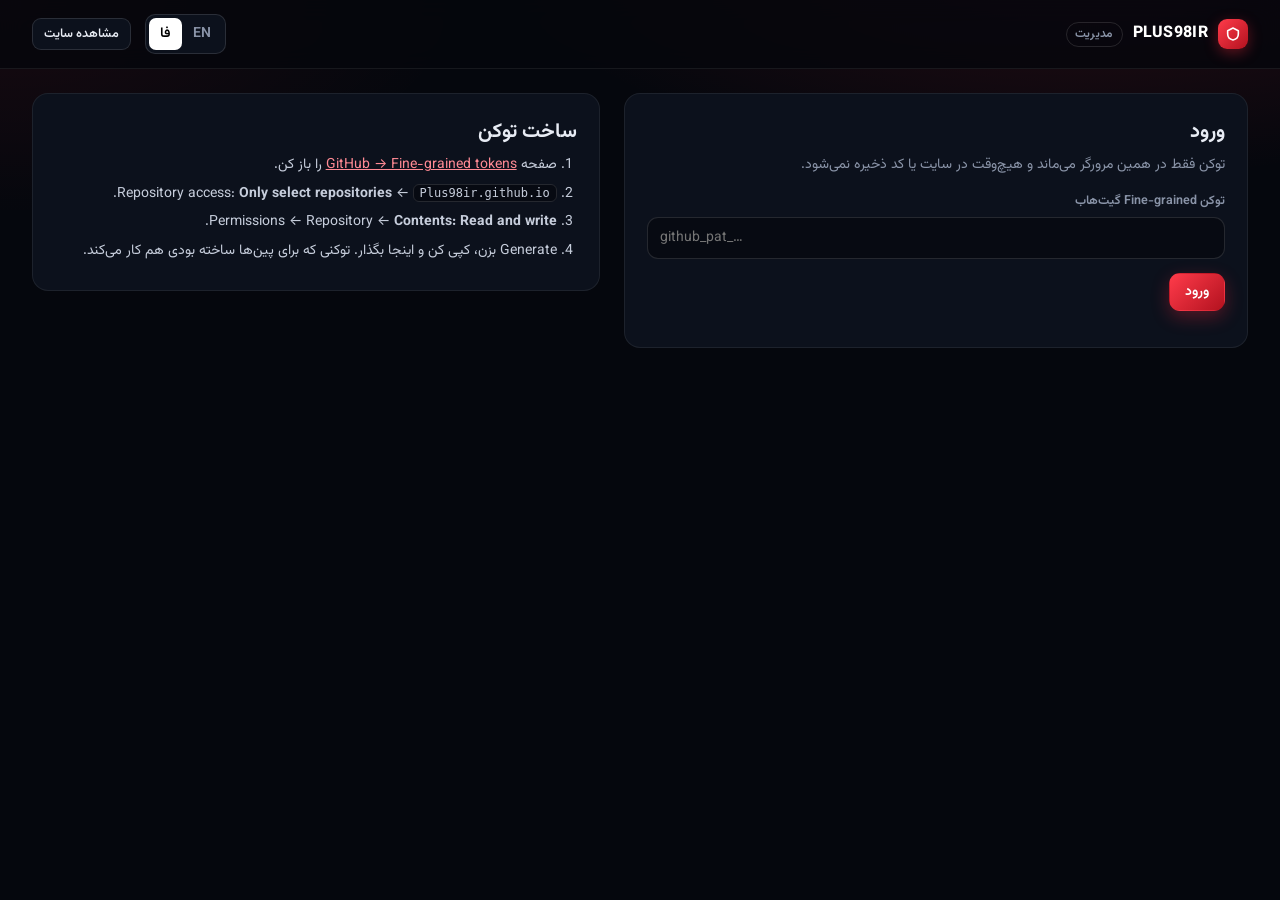
<file: cp-cah0hbbnvt/index.html>
<!doctype html>
<html lang="fa" dir="rtl">
<head>
<meta charset="utf-8">
<meta name="viewport" content="width=device-width, initial-scale=1">
<meta name="robots" content="noindex, nofollow">
<title>PLUS98IR — Admin</title>
<link rel="icon" href="../icon.svg" type="image/svg+xml">
<link rel="preconnect" href="https://fonts.googleapis.com">
<link rel="stylesheet" href="https://fonts.googleapis.com/css2?family=Inter:wght@400;500;600;700;800&family=Vazirmatn:wght@400;500;600;700;800&display=swap">
<style>
:root{
  --bg:#05070d; --bg2:#090d17; --surface:#0c111c; --surface2:#101727; --line:rgba(255,255,255,.07); --line2:rgba(255,255,255,.12);
  --fg:#e8ecf4; --mut:#8a94a8; --red:#ff3b4a; --red2:#b3121f; --grad:linear-gradient(135deg,#ff3b4a,#b3121f);
  --ok:#2fd39a; --warn:#ffb54a; --err:#ff5d6c; --r:16px;
}
*{box-sizing:border-box}
html,body{margin:0;background:var(--bg);color:var(--fg)}
body{font:14px/1.6 Inter,Vazirmatn,system-ui,sans-serif;min-height:100vh;
  background:radial-gradient(80% 50% at 85% -10%,rgba(255,45,61,.16),transparent 60%),radial-gradient(60% 40% at 0% 0%,rgba(255,45,61,.08),transparent 60%),var(--bg)}
html[lang=fa] body{font-family:Vazirmatn,Inter,system-ui,sans-serif}
button,input,textarea,select{font:inherit;color:inherit}
a{color:#ff8a94}
header{position:sticky;top:0;z-index:30;display:flex;align-items:center;gap:14px;flex-wrap:wrap;padding:14px 32px;
  background:rgba(5,7,13,.82);backdrop-filter:blur(12px);-webkit-backdrop-filter:blur(12px);border-bottom:1px solid var(--line)}
.brand{display:flex;align-items:center;gap:10px;font-weight:800;letter-spacing:.3px;font-size:16px;text-decoration:none;color:#fff}
.brand i{width:30px;height:30px;border-radius:9px;background:var(--grad);display:grid;place-items:center;font-style:normal;box-shadow:0 4px 14px rgba(255,40,60,.35)}
.brand i svg{width:16px;height:16px}
.brand small{font-weight:600;color:var(--mut);font-size:12px;padding:2px 8px;border:1px solid var(--line2);border-radius:999px}
.sp{flex:1}
.seg{display:flex;padding:3px;border-radius:10px;border:1px solid var(--line2);background:var(--surface)}
.seg button{border:0;background:none;padding:5px 11px;border-radius:7px;cursor:pointer;color:var(--mut);font-weight:600}
.seg button.on{background:#fff;color:#000}
.btn{display:inline-flex;align-items:center;justify-content:center;gap:8px;height:38px;padding:0 15px;border-radius:11px;border:1px solid var(--line2);
  background:var(--surface);cursor:pointer;font-weight:600;text-decoration:none;color:var(--fg);white-space:nowrap}
.btn:hover{border-color:rgba(255,77,90,.5)}
.btn.primary{background:var(--grad);border-color:transparent;color:#fff;box-shadow:0 6px 18px rgba(255,40,60,.3)}
.btn.primary:disabled{opacity:.45;cursor:default;box-shadow:none}
.btn.sm{height:32px;padding:0 11px;font-size:12.5px;border-radius:9px}
.btn svg{width:16px;height:16px}
main{width:100%;padding:24px 32px 120px}
@media (max-width:700px){header{padding:12px 16px}main{padding:16px 16px 140px}}

/* login */
.login{display:grid;grid-template-columns:minmax(0,1.1fr) minmax(0,1fr);gap:24px;align-items:start}
@media (max-width:900px){.login{grid-template-columns:1fr}}
.panel{background:var(--surface);border:1px solid var(--line);border-radius:var(--r);padding:22px}
.panel h2{margin:0 0 6px;font-size:20px}
.panel p{margin:0 0 14px;color:var(--mut)}
.field{display:flex;flex-direction:column;gap:6px;margin:0 0 14px}
.field label{font-size:12.5px;color:var(--mut);font-weight:600}
.inp,textarea.inp{width:100%;min-height:40px;padding:9px 12px;border-radius:11px;border:1px solid var(--line2);background:#070a12;outline:none}
.inp:focus{border-color:rgba(255,77,90,.6);box-shadow:0 0 0 3px rgba(255,59,74,.12)}
textarea.inp{resize:vertical;min-height:64px;line-height:1.55}
.ltr{direction:ltr;text-align:left}
.steps{margin:0;padding-inline-start:20px;color:#c6cddb}
.steps li{margin:0 0 6px}
.steps code{background:#070a12;border:1px solid var(--line2);padding:1px 6px;border-radius:6px;font-size:12px}

/* tabs */
.tabs{display:flex;gap:6px;flex-wrap:wrap;margin:0 0 18px}
.tabs button{border:1px solid var(--line2);background:var(--surface);padding:9px 16px;border-radius:11px;cursor:pointer;font-weight:600;color:var(--mut);display:flex;gap:8px;align-items:center}
.tabs button.on{background:var(--grad);border-color:transparent;color:#fff}
.tabs svg{width:16px;height:16px}
.tool{display:flex;gap:10px;flex-wrap:wrap;align-items:center;margin:0 0 16px}
.tool .inp{max-width:320px}
.legend{color:var(--mut);font-size:12.5px}

/* project cards */
.grid{display:grid;grid-template-columns:repeat(auto-fill,minmax(340px,1fr));gap:16px}
@media (max-width:420px){.grid{grid-template-columns:1fr}}
.card{position:relative;background:var(--surface);border:1px solid var(--line);border-radius:var(--r);overflow:hidden;display:flex;flex-direction:column;transition:border-color .2s,opacity .2s}
.card.pinned{border-color:rgba(255,77,90,.45);box-shadow:0 0 0 1px rgba(255,77,90,.15),0 10px 30px rgba(255,40,60,.08)}
.card.hid{opacity:.55}
.card.drag{opacity:.4}
.card.over{outline:2px dashed var(--red);outline-offset:3px}
.cv{position:relative;aspect-ratio:2/1;background:#070a12;overflow:hidden}
.cv img{width:100%;height:100%;object-fit:cover;display:block}
.cv .src{position:absolute;bottom:8px;inset-inline-start:8px;font-size:11px;font-weight:700;padding:2px 8px;border-radius:999px;background:rgba(0,0,0,.65);color:#fff}
.cv .src.custom{background:var(--grad)}
.cv .badge{position:absolute;top:8px;inset-inline-start:8px;min-width:26px;height:26px;padding:0 8px;border-radius:999px;background:var(--grad);color:#fff;font-weight:800;font-size:12.5px;display:grid;place-items:center}
.cv .handle{position:absolute;top:8px;inset-inline-end:8px;width:30px;height:30px;border-radius:9px;background:rgba(0,0,0,.6);display:grid;place-items:center;cursor:grab;color:#fff}
.cv .handle svg{width:16px;height:16px}
.bd{padding:14px;display:flex;flex-direction:column;gap:10px;flex:1}
.nm{display:flex;align-items:center;gap:8px;font-weight:800;font-size:15px;direction:ltr}
html[dir=rtl] .nm{justify-content:flex-end}
.nm a{color:#fff;text-decoration:none}.nm a:hover{color:#ff8a94}
.nm .tag{font-size:10.5px;font-weight:700;color:var(--mut);border:1px solid var(--line2);border-radius:6px;padding:1px 6px}
.row{display:flex;gap:8px;flex-wrap:wrap;align-items:center}
.tg{display:inline-flex;align-items:center;gap:7px;height:32px;padding:0 11px;border-radius:9px;border:1px solid var(--line2);background:#070a12;cursor:pointer;font-weight:600;font-size:12.5px;color:var(--mut)}
.tg svg{width:15px;height:15px}
.tg.on{color:#fff;border-color:rgba(255,77,90,.55);background:rgba(255,59,74,.15)}
.tg.vis.on{border-color:rgba(47,211,154,.5);background:rgba(47,211,154,.12);color:#8ff0cb}
.mv{display:inline-flex;gap:4px}
.mv button{width:32px;height:32px;border-radius:9px;border:1px solid var(--line2);background:#070a12;cursor:pointer;display:grid;place-items:center}
.mv button:disabled{opacity:.3;cursor:default}
.mv svg{width:14px;height:14px}
.dsc label{display:flex;justify-content:space-between;font-size:11.5px;color:var(--mut);font-weight:600;margin:0 0 4px}
.dsc label em{font-style:normal;opacity:.7}
.dsc textarea{min-height:58px;font-size:13px}
.dsc + .dsc{margin-top:-2px}
.chg{position:absolute;top:8px;left:50%;transform:translateX(-50%);font-size:11px;font-weight:700;padding:2px 9px;border-radius:999px;background:var(--warn);color:#000;display:none}
.card.dirty .chg{display:block}

/* cover dialog */
.ov{position:fixed;inset:0;z-index:60;display:none;align-items:center;justify-content:center;padding:16px;background:rgba(3,5,10,.75);backdrop-filter:blur(6px)}
.ov.on{display:flex}
.dlg{width:min(620px,100%);max-height:calc(100vh - 32px);overflow:auto;background:var(--surface);border:1px solid rgba(255,77,90,.3);border-radius:20px;padding:22px;box-shadow:0 30px 80px rgba(0,0,0,.6)}
.dlg h3{margin:0 0 4px;font-size:18px}
.dlg .pv{aspect-ratio:2/1;border-radius:14px;overflow:hidden;background:#070a12;border:1px solid var(--line2);margin:12px 0 14px;display:grid;place-items:center;color:var(--mut)}
.dlg .pv img{width:100%;height:100%;object-fit:cover}
.drop{border:2px dashed rgba(255,77,90,.4);border-radius:14px;padding:18px;text-align:center;color:var(--mut);cursor:pointer;margin:0 0 14px;transition:background .15s}
.drop:hover,.drop.on{background:rgba(255,59,74,.08);color:#fff}
.drop b{color:#fff}
.or{display:flex;align-items:center;gap:10px;color:var(--mut);font-size:12px;margin:0 0 14px}
.or::before,.or::after{content:"";flex:1;height:1px;background:var(--line2)}
.dlg .acts{display:flex;gap:8px;flex-wrap:wrap;justify-content:flex-end;margin-top:6px}
.hint{font-size:12px;color:var(--mut)}

/* texts */
.tx{display:grid;grid-template-columns:repeat(2,minmax(0,1fr));gap:16px}
@media (max-width:900px){.tx{grid-template-columns:1fr}}
.tx h3{margin:0 0 12px;font-size:15px;display:flex;align-items:center;gap:8px}
.tx h3 span{font-size:11px;padding:2px 8px;border-radius:6px;background:rgba(255,59,74,.15);color:#ff8a94}

/* theme */
.th{display:grid;grid-template-columns:minmax(330px,420px) minmax(0,1fr);gap:16px;align-items:start}
@media (max-width:1000px){.th{grid-template-columns:1fr}}
.thc{display:flex;flex-direction:column;gap:16px}
.th h3{margin:0 0 12px;font-size:15px}
.skins{display:grid;grid-template-columns:1fr 1fr;gap:10px}
.skin{display:flex;flex-direction:column;gap:6px;padding:10px;border-radius:14px;border:1.5px solid var(--line2);background:#070a12;cursor:pointer;text-align:start;color:var(--fg)}
.skin.on{border-color:var(--red);box-shadow:0 0 0 3px rgba(255,59,74,.15)}
.skin b{font-size:14px}.skin small{color:var(--mut);font-size:11.5px;line-height:1.45}
.mini{position:relative;display:block;aspect-ratio:16/10;border-radius:9px;overflow:hidden;background:#05070d;border:1px solid var(--line)}
.mini i{position:absolute;display:block;border-radius:3px}
.presets{display:flex;flex-wrap:wrap;gap:8px;margin:0 0 14px}
.presets button{width:34px;height:34px;border-radius:50%;border:2px solid transparent;cursor:pointer;padding:0;outline:2px solid transparent;outline-offset:1px}
.presets button.on{outline-color:#fff}
.presets button.def{display:grid;place-items:center;font-size:10px;font-weight:800;color:#fff}
.crow{display:grid;grid-template-columns:minmax(0,1fr) 40px 96px 32px;gap:8px;align-items:center;margin:0 0 9px}
.crow label{font-size:12.5px;color:#c6cddb;font-weight:600}
.crow input[type=color]{width:40px;height:34px;padding:2px;border-radius:9px;border:1px solid var(--line2);background:#070a12;cursor:pointer}
.crow .inp{min-height:34px;padding:5px 9px;font-size:12.5px;direction:ltr;text-align:left;font-family:ui-monospace,Consolas,monospace}
.crow button{width:32px;height:32px;border-radius:9px;border:1px solid var(--line2);background:#070a12;cursor:pointer;color:var(--mut)}
.crow.unset input[type=color]{opacity:.45}
.sw{display:flex;align-items:center;justify-content:space-between;gap:12px;padding:10px 12px;border-radius:12px;border:1px solid var(--line2);background:#070a12;cursor:pointer}
.sw b{font-size:13px;display:block}.sw small{color:var(--mut);font-size:11.5px}
.sw input{appearance:none;width:42px;height:24px;border-radius:99px;background:#2a3142;position:relative;cursor:pointer;flex:0 0 auto;transition:.2s}
.sw input::after{content:"";position:absolute;top:3px;inset-inline-start:3px;width:18px;height:18px;border-radius:50%;background:#fff;transition:.2s}
.sw input:checked{background:var(--red)}
.sw input:checked::after{inset-inline-start:21px}
.prev{position:sticky;top:84px;padding:14px}
.prevbar{display:flex;align-items:center;gap:10px;flex-wrap:wrap;margin:0 0 12px}
.prevbar h3{margin:0}
.pvwrap{position:relative;height:calc(100vh - 230px);min-height:420px;border-radius:12px;overflow:hidden;background:#000;border:1px solid var(--line2)}
.pvwrap iframe{position:absolute;top:0;left:0;border:0;transform-origin:0 0;background:#05070d}

/* stats */
.stats-frame{width:100%;height:900px;border:0;display:block;background:#05070d;border-radius:var(--r)}

/* save bar */
.bar{position:fixed;left:0;right:0;bottom:0;z-index:40;display:flex;align-items:center;gap:12px;flex-wrap:wrap;padding:12px 32px;
  background:rgba(9,13,23,.92);backdrop-filter:blur(12px);border-top:1px solid var(--line2)}
.bar .st{flex:1 1 260px;color:var(--mut);font-size:13px}
.bar .st.ok{color:var(--ok)}.bar .st.err{color:var(--err)}.bar .st.warn{color:var(--warn)}
.bar .cnt{font-weight:800;color:#fff;background:var(--grad);border-radius:999px;padding:1px 9px;font-size:12px;margin-inline-end:6px}
@media (max-width:700px){.bar{padding:10px 16px}}
[hidden]{display:none!important}
.spin{width:16px;height:16px;border-radius:50%;border:2px solid rgba(255,255,255,.3);border-top-color:#fff;animation:sp .8s linear infinite}
@keyframes sp{to{transform:rotate(360deg)}}
</style>
</head>
<body>

<header>
  <a class="brand" href="../"><i><svg viewBox="0 0 24 24" fill="none" stroke="#fff" stroke-width="2.4" stroke-linecap="round" stroke-linejoin="round"><path d="M12 3l8 4v5c0 5-3.5 8-8 9-4.5-1-8-4-8-9V7z"/></svg></i>PLUS98IR <small data-i="admin">Admin</small></a>
  <div class="sp"></div>
  <div class="seg"><button type="button" data-lang="en">EN</button><button type="button" data-lang="fa">فا</button></div>
  <a class="btn sm" href="../" target="_blank" rel="noopener" data-i="view_site">View site</a>
  <button class="btn sm" id="logout" type="button" hidden data-i="logout">Log out</button>
</header>

<main>
  <!-- login -->
  <section id="v-login" class="login">
    <div class="panel">
      <h2 data-i="login_t">Sign in</h2>
      <p data-i="login_p">Your token stays in this browser only. It is never written to the site or the code.</p>
      <div class="field">
        <label for="tok" data-i="tok_l">GitHub fine-grained token</label>
        <input id="tok" class="inp ltr" type="password" autocomplete="off" spellcheck="false" placeholder="github_pat_…">
      </div>
      <button class="btn primary" id="go" type="button" data-i="login_b">Sign in</button>
      <p class="hint" id="login-st" style="margin-top:12px"></p>
    </div>
    <div class="panel">
      <h2 data-i="how_t">Make a token</h2>
      <ol class="steps">
        <li data-i="how1" data-html="1">Open <a href="https://github.com/settings/personal-access-tokens/new" target="_blank" rel="noopener">GitHub → Fine-grained tokens</a>.</li>
        <li data-i="how2" data-html="1">Repository access: <b>Only select repositories</b> → <code>Plus98ir.github.io</code>.</li>
        <li data-i="how3" data-html="1">Permissions → Repository → <b>Contents: Read and write</b>.</li>
        <li data-i="how4" data-html="1">Generate, copy, paste it here. The token you used for pins already works.</li>
      </ol>
    </div>
  </section>

  <!-- app -->
  <section id="v-app" hidden>
    <div class="tabs" role="tablist">
      <button type="button" data-tab="projects" class="on"><svg viewBox="0 0 24 24" fill="none" stroke="currentColor" stroke-width="2" stroke-linecap="round"><rect x="3" y="3" width="7" height="7" rx="1.5"/><rect x="14" y="3" width="7" height="7" rx="1.5"/><rect x="3" y="14" width="7" height="7" rx="1.5"/><rect x="14" y="14" width="7" height="7" rx="1.5"/></svg><span data-i="t_projects">Projects</span></button>
      <button type="button" data-tab="texts"><svg viewBox="0 0 24 24" fill="none" stroke="currentColor" stroke-width="2" stroke-linecap="round"><path d="M4 6h16M4 12h10M4 18h13"/></svg><span data-i="t_texts">Page texts</span></button>
      <button type="button" data-tab="theme"><svg viewBox="0 0 24 24" fill="none" stroke="currentColor" stroke-width="2" stroke-linecap="round" stroke-linejoin="round"><path d="M12 3a9 9 0 1 0 0 18c1.1 0 1.8-.8 1.8-1.8 0-.5-.2-.9-.5-1.2-.3-.3-.5-.7-.5-1.2 0-1 .8-1.8 1.8-1.8H17a4 4 0 0 0 4-4C21 6.6 17 3 12 3z"/><circle cx="7.5" cy="11" r="1.2"/><circle cx="10.5" cy="7" r="1.2"/><circle cx="15" cy="7.5" r="1.2"/></svg><span data-i="t_theme">Theme &amp; colors</span></button>
      <button type="button" data-tab="stats"><svg viewBox="0 0 24 24" fill="none" stroke="currentColor" stroke-width="2" stroke-linecap="round"><path d="M4 20V10M10 20V4M16 20v-7M22 20H2"/></svg><span data-i="t_stats">Visit stats</span></button>
    </div>

    <div id="p-projects">
      <div class="tool">
        <input id="flt" class="inp" type="search" data-ph="filter">
        <span class="legend" data-i="legend">Pinned projects come first on the site, in this order. Drag the handle or use the arrows to reorder. Visitors never see what is pinned.</span>
      </div>
      <div class="grid" id="grid"></div>
    </div>

    <div id="p-texts" hidden>
      <div class="tx">
        <div class="panel">
          <h3>English <span>EN</span></h3>
          <div class="field"><label data-i="f_tagline">Tagline (use &lt;b&gt;…&lt;/b&gt; for the red words)</label><textarea class="inp ltr" data-t="en.tagline"></textarea></div>
          <div class="field"><label data-i="f_quote">Signed quote</label><input class="inp ltr" data-t="en.quote"></div>
          <div class="field"><label data-i="f_sign">Signature</label><input class="inp ltr" data-t="en.sign"></div>
          <div class="field"><label data-i="f_welcome">Studio: welcome badge</label><input class="inp ltr" data-t="en.welcome"></div>
          <div class="field"><label data-i="f_headline">Studio: headline (use &lt;b&gt;…&lt;/b&gt; for the colored word)</label><input class="inp ltr" data-t="en.headline"></div>
          <div class="field"><label data-i="f_lead">Studio: text under the headline</label><textarea class="inp ltr" data-t="en.lead"></textarea></div>
        </div>
        <div class="panel">
          <h3>فارسی <span>FA</span></h3>
          <div class="field"><label data-i="f_tagline">Tagline</label><textarea class="inp" dir="rtl" data-t="fa.tagline"></textarea></div>
          <div class="field"><label data-i="f_quote">Signed quote</label><input class="inp" dir="rtl" data-t="fa.quote"></div>
          <div class="field"><label data-i="f_sign">Signature</label><input class="inp" dir="rtl" data-t="fa.sign"></div>
          <div class="field"><label data-i="f_welcome">Studio: welcome badge</label><input class="inp" dir="rtl" data-t="fa.welcome"></div>
          <div class="field"><label data-i="f_headline">Studio: headline</label><input class="inp" dir="rtl" data-t="fa.headline"></div>
          <div class="field"><label data-i="f_lead">Studio: text under the headline</label><textarea class="inp" dir="rtl" data-t="fa.lead"></textarea></div>
        </div>
        <div class="panel">
          <h3 data-i="f_screen">Hero screen</h3>
          <div class="field"><label data-i="f_slides">How many covers rotate on the screen (1–20)</label><input class="inp ltr" id="slides" type="number" min="1" max="20" placeholder="8"></div>
          <p class="hint" data-i="f_empty">Leave a box empty to keep the built-in text.</p>
        </div>
        <div class="panel">
          <h3 data-i="f_social">Social links (Studio side menu)</h3>
          <div class="field"><label>Telegram</label><input class="inp ltr" data-s="telegram" type="url" placeholder="https://t.me/…"></div>
          <div class="field"><label>YouTube</label><input class="inp ltr" data-s="youtube" type="url" placeholder="https://youtube.com/@…"></div>
          <div class="field"><label>Instagram</label><input class="inp ltr" data-s="instagram" type="url" placeholder="https://instagram.com/…"></div>
          <p class="hint" data-i="f_social_d">Empty = the icon is not shown. GitHub and Support are always there.</p>
        </div>
      </div>
    </div>

    <div id="p-theme" hidden>
      <div class="th">
        <div class="thc">
          <div class="panel">
            <h3 data-i="th_skin">Design</h3>
            <div class="skins">
              <button type="button" class="skin" data-skin="neon">
                <span class="mini"><i style="left:0;top:14%;width:44%;height:16%;background:linear-gradient(90deg,#7f1d1d,#ef3b3b);clip-path:polygon(0 0,88% 0,100% 50%,88% 100%,0 100%)"></i><i style="left:6%;top:36%;width:30%;height:4%;background:#2a3142"></i><i style="left:6%;top:43%;width:24%;height:4%;background:#2a3142"></i><i style="left:50%;top:10%;width:44%;height:38%;background:#1c2230;border:1px solid #ef3b3b"></i><i style="left:6%;top:60%;width:42%;height:32%;background:#101727;border:1px solid rgba(255,59,59,.5)"></i><i style="left:52%;top:60%;width:42%;height:32%;background:#101727;border:1px solid rgba(255,59,59,.5)"></i></span>
                <b data-i="sk_neon">Neon</b><small data-i="sk_neon_d">Red ribbon with flags, big showcase cards (current look)</small>
              </button>
              <button type="button" class="skin" data-skin="studio">
                <span class="mini" style="background:#09090b"><i style="left:0;top:0;width:15%;height:100%;background:#131316;border-radius:0"></i><i style="left:3%;top:22%;width:9%;height:5%;background:#ff2d3d"></i><i style="left:20%;top:12%;width:28%;height:7%;background:#e5e5e5"></i><i style="left:20%;top:22%;width:22%;height:7%;background:#ff2d3d"></i><i style="left:20%;top:34%;width:12%;height:6%;background:#ff2d3d;border-radius:5px"></i><i style="left:56%;top:8%;width:38%;height:36%;background:#1c1c22;border:1px solid #333;transform:perspective(80px) rotateY(-14deg)"></i><i style="left:20%;top:58%;width:23%;height:34%;background:#18181c;border:1px solid #2a2a30"></i><i style="left:46%;top:58%;width:23%;height:34%;background:#18181c;border:1px solid #2a2a30"></i><i style="left:72%;top:58%;width:23%;height:34%;background:#18181c;border:1px solid #2a2a30"></i></span>
                <b data-i="sk_studio">Studio</b><small data-i="sk_studio_d">Side menu, big headline, tilted screen, 3 cards a row</small>
              </button>
            </div>
          </div>
          <div class="panel">
            <h3 data-i="th_colors">Colors</h3>
            <div class="presets" id="presets"></div>
            <div id="crows"></div>
            <label class="sw" style="margin-top:12px"><span><b data-i="th_rand">New color on every visit</b><small data-i="th_rand_d">Each load / refresh picks a random palette from the circles above.</small></span><input type="checkbox" id="th-rand"></label>
            <p class="hint" data-i="th_hint" style="margin:10px 0 0">Background and card colors apply in dark mode only. Empty = the design's own color.</p>
          </div>
          <div class="panel">
            <h3 data-i="th_view">Default project view</h3>
            <div class="seg" id="th-view" style="display:inline-flex"><button type="button" data-v="cards" data-i="v_cards">Cards</button><button type="button" data-v="compact" data-i="v_compact">Compact</button></div>
            <p class="hint" data-i="th_view_d" style="margin:10px 0 0">Visitors can switch it on the site; their own pick is remembered.</p>
          </div>
        </div>
        <div class="panel prev">
          <div class="prevbar">
            <h3 data-i="th_prev">Live preview</h3><span class="sp"></span>
            <div class="seg" id="pv-size"><button type="button" data-w="1440" class="on" data-i="desk">Desktop</button><button type="button" data-w="390" data-i="mob">Mobile</button></div>
          </div>
          <div class="pvwrap" id="pvwrap"><iframe id="pvf" title="Preview"></iframe></div>
        </div>
      </div>
    </div>

    <div id="p-stats" hidden>
      <iframe class="stats-frame" id="statsf" title="Stats" scrolling="no"></iframe>
    </div>
  </section>
</main>

<div class="bar" id="bar" hidden>
  <span class="st" id="st"></span>
  <button class="btn" id="reload" type="button" data-i="reload">Reload</button>
  <button class="btn primary" id="save" type="button" disabled><span data-i="save">Save all</span></button>
</div>

<!-- cover dialog -->
<div class="ov" id="cov" role="dialog" aria-modal="true">
  <div class="dlg">
    <h3><span data-i="cv_t">Cover image</span> — <span id="cv-name" class="ltr"></span></h3>
    <p class="hint" data-i="cv_p">Best size about 1280×640 (2:1). Without a custom cover the site picks &lt;Repo&gt;.png from the repository.</p>
    <div class="pv" id="cv-pv"></div>
    <label class="drop" id="cv-drop"><input type="file" id="cv-file" accept="image/png,image/jpeg,image/webp,image/gif,image/svg+xml" hidden><span data-i="cv_up" data-html="1"><b>Upload an image</b> — click or drop a file here</span></label>
    <div class="or" data-i="or">or</div>
    <div class="field"><label data-i="cv_url">Image address (URL)</label><input id="cv-url" class="inp ltr" type="url" placeholder="https://…/cover.png"></div>
    <div class="acts">
      <button class="btn" id="cv-reset" type="button" data-i="cv_reset">Use automatic cover</button>
      <span class="sp"></span>
      <button class="btn" id="cv-cancel" type="button" data-i="cancel">Cancel</button>
      <button class="btn primary" id="cv-ok" type="button" data-i="apply">Apply</button>
    </div>
  </div>
</div>

<script>
"use strict";
var OWNER = "Plus98ir", REPO = OWNER + "/" + OWNER + ".github.io", BRANCH = "main";
var TOKEN_KEY = "p98_gh_token";
var BUILTIN_HIDE = ["plus98ir.github.io", "plus98ir", "saila-windows", ".github"];
var LEGACY = {"Fortnite_Missions":"fortnite_mission.png","DNS-Server-Config":"dns_server.png","Remote-Server-Control":"rs.png",
  "Auto_SSL":"ssl.png","Smart-Caddy":"caddy.png","AdGuard_Rules":"adguard-cover.png"};
var MAX_IMG = 5 * 1024 * 1024;

var T = {
  en: {
    admin:"Admin", view_site:"View site", logout:"Log out",
    login_t:"Sign in", login_p:"Your token stays in this browser only. It is never written to the site or the code.",
    tok_l:"GitHub fine-grained token", login_b:"Sign in", how_t:"Make a token",
    how1:'Open <a href="https://github.com/settings/personal-access-tokens/new" target="_blank" rel="noopener">GitHub → Fine-grained tokens</a>.',
    how2:'Repository access: <b>Only select repositories</b> → <code>Plus98ir.github.io</code>.',
    how3:'Permissions → Repository → <b>Contents: Read and write</b>.',
    how4:'Generate, copy, paste it here. The token you used for pins already works.',
    t_projects:"Projects", t_texts:"Page texts", t_stats:"Visit stats",
    filter:"Filter projects…", legend:"Pinned projects come first on the site, in this order. Drag the handle or use the arrows to reorder. Visitors never see what is pinned.",
    pin:"Pinned", unpin:"Pin", shown:"Visible", hidden:"Hidden", cover:"Cover", desc_en:"Description (EN)", desc_fa:"Description (FA)",
    gh_desc:"empty = GitHub description", auto:"auto", custom:"custom", new_img:"new upload", changed:"changed", builtin:"always hidden",
    f_tagline:"Tagline (use <b>…</b> for the red words)", f_quote:"Signed quote", f_sign:"Signature", f_screen:"Hero screen",
    f_slides:"How many covers rotate on the screen (1–20)", f_empty:"Leave a box empty to keep the built-in text.",
    reload:"Reload", save:"Save all",
    cv_t:"Cover image", cv_p:"Best size about 1280×640 (2:1). Without a custom cover the site picks <Repo>.png from the repository.",
    cv_up:"<b>Upload an image</b> — click or drop a file here", or:"or", cv_url:"Image address (URL)",
    cv_reset:"Use automatic cover", cancel:"Cancel", apply:"Apply",
    s_loading:"Loading…", s_ready:"Everything is up to date.", s_dirty:" unsaved change(s)", s_saving:"Saving (one commit)…",
    s_saved:"Saved. The site updates in about a minute.", s_err:"Error: ", s_badtok:"The token was rejected (needs Contents: read and write on Plus98ir.github.io).",
    s_big:"Image is larger than 5 MB.", s_type:"Not an image file.", s_leave:"You have unsaved changes.",
    s_conflict:"The site changed on GitHub while you were editing. Press Reload, then make the change again.",
    t_theme:"Theme & colors", th_skin:"Design", sk_neon:"Neon", sk_neon_d:"Red ribbon with flags, big showcase cards (current look)",
    sk_studio:"Studio", sk_studio_d:"Side menu, big headline, tilted screen, 3 cards a row", th_colors:"Colors",
    th_rand:"New color on every visit", th_rand_d:"Each load / refresh picks a random palette from the circles above.",
    th_hint:"Background and card colors apply in dark mode only. Empty = the design's own color.",
    th_view:"Default project view", v_cards:"Cards", v_compact:"Compact", th_view_d:"Visitors can switch it on the site; their own pick is remembered.",
    th_prev:"Live preview", desk:"Desktop", mob:"Mobile", def:"Design default",
    c_a1:"Main color", c_a2:"Second color", c_a3:"Gradient end", c_bg:"Background", c_surface:"Cards", c_reset:"Reset",
    f_social:"Social links (Studio side menu)", f_social_d:"Empty = the icon is not shown. GitHub and Support are always there.", f_welcome:"Studio: welcome badge", f_headline:"Studio: headline (use <b>…</b> for the colored word)", f_lead:"Studio: text under the headline"
  },
  fa: {
    admin:"مدیریت", view_site:"مشاهده سایت", logout:"خروج",
    login_t:"ورود", login_p:"توکن فقط در همین مرورگر می‌ماند و هیچ‌وقت در سایت یا کد ذخیره نمی‌شود.",
    tok_l:"توکن Fine-grained گیت‌هاب", login_b:"ورود", how_t:"ساخت توکن",
    how1:'صفحه <a href="https://github.com/settings/personal-access-tokens/new" target="_blank" rel="noopener">GitHub → Fine-grained tokens</a> را باز کن.',
    how2:'Repository access: <b>Only select repositories</b> ← <code>Plus98ir.github.io</code>.',
    how3:'Permissions ← Repository ← <b>Contents: Read and write</b>.',
    how4:'Generate بزن، کپی کن و اینجا بگذار. توکنی که برای پین‌ها ساخته بودی هم کار می‌کند.',
    t_projects:"پروژه‌ها", t_texts:"متن‌های صفحه", t_stats:"آمار بازدید",
    filter:"جستجوی پروژه…", legend:"پروژه‌های پین‌شده با همین ترتیب اول سایت می‌آیند. با دستگیره بکش یا با فلش‌ها جابه‌جا کن. بازدیدکننده‌ها پین‌ها را نمی‌بینند.",
    pin:"پین‌شده", unpin:"پین", shown:"نمایش", hidden:"مخفی", cover:"کاور", desc_en:"توضیح (انگلیسی)", desc_fa:"توضیح (فارسی)",
    gh_desc:"خالی = توضیح گیت‌هاب", auto:"خودکار", custom:"سفارشی", new_img:"آپلود جدید", changed:"تغییر کرده", builtin:"همیشه مخفی",
    f_tagline:"شعار (کلمه‌های قرمز را داخل <b>…</b> بگذار)", f_quote:"جمله امضادار", f_sign:"امضا", f_screen:"صفحه نمایش هیرو",
    f_slides:"تعداد کاورهایی که روی صفحه می‌چرخند (۱ تا ۲۰)", f_empty:"هر جعبه را خالی بگذاری، متن پیش‌فرض می‌ماند.",
    reload:"بارگذاری دوباره", save:"ذخیره همه",
    cv_t:"عکس کاور", cv_p:"اندازه مناسب حدود ۱۲۸۰×۶۴۰ (۲ به ۱). بدون کاور سفارشی، سایت خودش <Repo>.png را از ریپو برمی‌دارد.",
    cv_up:"<b>آپلود عکس</b> — کلیک کن یا فایل را اینجا رها کن", or:"یا", cv_url:"آدرس عکس (URL)",
    cv_reset:"کاور خودکار", cancel:"انصراف", apply:"اعمال",
    s_loading:"در حال بارگذاری…", s_ready:"همه چیز به‌روز است.", s_dirty:" تغییر ذخیره‌نشده", s_saving:"در حال ذخیره (یک commit)…",
    s_saved:"ذخیره شد. سایت حدود یک دقیقه دیگر به‌روز می‌شود.", s_err:"خطا: ", s_badtok:"توکن رد شد (باید روی Plus98ir.github.io دسترسی Contents: Read and write داشته باشد).",
    s_big:"حجم عکس بیشتر از ۵ مگابایت است.", s_type:"این فایل عکس نیست.", s_leave:"تغییرات ذخیره‌نشده داری.",
    s_conflict:"وقتی داشتی ویرایش می‌کردی سایت در گیت‌هاب تغییر کرد. «بارگذاری دوباره» را بزن و تغییر را دوباره انجام بده.",
    t_theme:"تم و رنگ‌ها", th_skin:"طرح صفحه", sk_neon:"نئون", sk_neon_d:"روبان قرمز با پرچم و کارت‌های بزرگ (طرح فعلی)",
    sk_studio:"استودیو", sk_studio_d:"منوی کناری، تیتر بزرگ، صفحهٔ کج و ۳ کارت در هر ردیف", th_colors:"رنگ‌ها",
    th_rand:"هر بازدید یک رنگ تازه", th_rand_d:"با هر بار باز شدن یا رفرش، یکی از پالت‌های دایره‌ای بالا تصادفی انتخاب می‌شود.",
    th_hint:"رنگ پس‌زمینه و کارت‌ها فقط در حالت تیره اعمال می‌شود. خالی = رنگ خود طرح.",
    th_view:"نمای پیش‌فرض پروژه‌ها", v_cards:"کارتی", v_compact:"فشرده", th_view_d:"بازدیدکننده خودش هم می‌تواند عوض کند و انتخابش یادش می‌ماند.",
    th_prev:"پیش‌نمایش زنده", desk:"دسکتاپ", mob:"موبایل", def:"پیش‌فرض طرح",
    c_a1:"رنگ اصلی", c_a2:"رنگ دوم", c_a3:"انتهای گرادیان", c_bg:"پس‌زمینه", c_surface:"کارت‌ها", c_reset:"بازنشانی",
    f_social:"لینک شبکه‌های اجتماعی (منوی کناری استودیو)", f_social_d:"خالی = آیکنش نشان داده نمی‌شود. گیت‌هاب و حمایت همیشه هستند.", f_welcome:"استودیو: نشان خوش‌آمد", f_headline:"استودیو: تیتر (کلمهٔ رنگی را داخل <b>…</b> بگذار)", f_lead:"استودیو: متن زیر تیتر"
  }
};
var LANG = (function(){ try { return localStorage.getItem("p98_lang") || "fa"; } catch(e){ return "fa"; } })();
function t(k){ return (T[LANG] && T[LANG][k]) || T.en[k] || k; }
function $(s, r){ return (r || document).querySelector(s); }
function $$(s, r){ return [].slice.call((r || document).querySelectorAll(s)); }
function esc(s){ return String(s == null ? "" : s).replace(/[&<>"']/g, function(c){ return {"&":"&amp;","<":"&lt;",">":"&gt;",'"':"&quot;","'":"&#39;"}[c]; }); }
function ls(k, v){ try { if (v === undefined) return localStorage.getItem(k); if (v === null) localStorage.removeItem(k); else localStorage.setItem(k, v); } catch(e){ return null; } }

/* ---------------- state ---------------- */
var TOKEN = "", REPOS = [];
var ORIG = {pins:null, descs:null, site:null};     // as loaded (JSON strings, for change detection)
var PINS = [], DESCS = {}, SITE = {};
var UPLOADS = {};                                  // repo -> {path, b64, url (object URL)}
var CUR_TAB = "projects";

/* ---------------- language ---------------- */
function applyLang(){
  var h = document.documentElement;
  h.lang = LANG; h.dir = LANG === "fa" ? "rtl" : "ltr";
  $$("[data-i]").forEach(function(el){
    var k = el.getAttribute("data-i");
    if (el.getAttribute("data-html")) el.innerHTML = t(k); else el.textContent = t(k);
  });
  $$("[data-ph]").forEach(function(el){ el.placeholder = t(el.getAttribute("data-ph")); });
  $$(".seg button[data-lang]").forEach(function(b){ b.classList.toggle("on", b.getAttribute("data-lang") === LANG); });
  if (REPOS.length){ renderGrid(); fillTheme(); }
  status();
  statsLang();
}
$$(".seg button[data-lang]").forEach(function(b){
  b.addEventListener("click", function(){ LANG = b.getAttribute("data-lang"); ls("p98_lang", LANG); applyLang(); });
});

/* ---------------- GitHub API ---------------- */
function api(path, opt){
  opt = opt || {};
  opt.headers = Object.assign({"Accept":"application/vnd.github+json", "Authorization":"Bearer " + TOKEN, "X-GitHub-Api-Version":"2022-11-28"}, opt.headers || {});
  if (opt.body && typeof opt.body !== "string") opt.body = JSON.stringify(opt.body);
  return fetch("https://api.github.com" + path, opt).then(function(res){
    if (res.status === 204) return null;
    return res.json().catch(function(){ return {}; }).then(function(j){
      if (!res.ok){ var e = new Error(res.status + " " + (j.message || "")); e.status = res.status; throw e; }
      return j;
    });
  });
}
function b64dec(s){ return decodeURIComponent(escape(atob(String(s).replace(/\s/g, "")))); }
function b64enc(s){ return btoa(unescape(encodeURIComponent(s))); }
function readJson(path, fallback){
  return api("/repos/" + REPO + "/contents/" + path + "?ref=" + BRANCH + "&t=" + Date.now())
    .then(function(f){ return JSON.parse(b64dec(f.content)); })
    .catch(function(e){ if (e.status === 404) return fallback; throw e; });
}

/* ---------------- login ---------------- */
function login(tok){
  TOKEN = tok;
  $("#login-st").textContent = t("s_loading");
  return api("/repos/" + REPO).then(function(r){
    if (!r.permissions || !r.permissions.push) throw Object.assign(new Error("perm"), {status:403});
    ls(TOKEN_KEY, TOKEN);
    $("#v-login").hidden = true; $("#v-app").hidden = false; $("#bar").hidden = false; $("#logout").hidden = false;
    return loadAll();
  }).catch(function(e){
    $("#login-st").textContent = (e.status === 401 || e.status === 403 || e.status === 404) ? t("s_badtok") : t("s_err") + e.message;
    $("#login-st").style.color = "var(--err)";
  });
}
$("#go").addEventListener("click", function(){ var v = $("#tok").value.trim(); if (v) login(v); });
$("#tok").addEventListener("keydown", function(e){ if (e.key === "Enter") $("#go").click(); });
$("#logout").addEventListener("click", function(){
  if (dirtyCount() && !confirm(t("s_leave"))) return;
  ls(TOKEN_KEY, null); location.reload();
});

/* ---------------- load ---------------- */
function loadAll(){
  say(t("s_loading"));
  return Promise.all([
    api("/users/" + OWNER + "/repos?per_page=100&sort=updated"),
    readJson("pins.json", {pins:[]}),
    readJson("descriptions.json", {}),
    readJson("site.json", {})
  ]).then(function(r){
    REPOS = r[0].filter(function(x){ return BUILTIN_HIDE.indexOf(x.name.toLowerCase()) === -1; });
    PINS = (r[1].pins || []).filter(function(n){ return typeof n === "string"; });
    DESCS = r[2] || {}; SITE = r[3] || {};
    ORIG.pins = JSON.stringify(PINS); ORIG.descs = JSON.stringify(DESCS); ORIG.site = JSON.stringify(SITE);
    UPLOADS = {};
    fillTexts(); fillTheme(); pushPreview(); renderGrid(); status();
  }).catch(function(e){ say(t("s_err") + e.message, "err"); });
}
$("#reload").addEventListener("click", function(){
  if (dirtyCount() && !confirm(t("s_leave"))) return;
  loadAll();
});

/* ---------------- projects grid ---------------- */
function isHidden(n){ return (SITE.hide || []).some(function(x){ return String(x).toLowerCase() === n.toLowerCase(); }); }
function setHidden(n, h){
  var list = (SITE.hide || []).filter(function(x){ return String(x).toLowerCase() !== n.toLowerCase(); });
  if (h) list.push(n);
  if (list.length) SITE.hide = list; else delete SITE.hide;
}
function ordered(){
  var q = ($("#flt").value || "").toLowerCase();
  return REPOS.slice().sort(function(a, b){
    var pa = PINS.indexOf(a.name), pb = PINS.indexOf(b.name);
    if (pa !== pb) return (pa < 0 ? 1e9 : pa) - (pb < 0 ? 1e9 : pb);
    return new Date(b.pushed_at) - new Date(a.pushed_at);
  }).filter(function(r){ return !q || r.name.toLowerCase().indexOf(q) !== -1 || String(r.description || "").toLowerCase().indexOf(q) !== -1; });
}
function coverOf(r){
  if (UPLOADS[r.name]) return {src:UPLOADS[r.name].url, kind:"new"};
  var c = SITE.covers && SITE.covers[r.name];
  if (c) return {src:new URL(c, location.origin + "/").href, kind:"custom"};
  return {src:"", kind:"auto"};
}
function autoCover(r, img){
  // same source as the main page: our Worker (raw.githubusercontent.com is blocked in Iran)
  var list = ["/api/cover/" + encodeURIComponent(r.name) + "?b=" + encodeURIComponent(r.default_branch || "main") +
              (LEGACY[r.name] ? "&f=" + encodeURIComponent(LEGACY[r.name]) : "") + "&v=" + encodeURIComponent(r.pushed_at || ""),
              "https://opengraph.githubassets.com/1/" + OWNER + "/" + r.name];
  var i = 0;
  (function next(){ if (i >= list.length) return; img.onerror = next; img.src = list[i++]; })();
}

var ICO = {
  pin:'<svg viewBox="0 0 24 24" fill="none" stroke="currentColor" stroke-width="2" stroke-linecap="round" stroke-linejoin="round"><path d="M12 17v5M9 3h6l-1 6 4 4H6l4-4z"/></svg>',
  eye:'<svg viewBox="0 0 24 24" fill="none" stroke="currentColor" stroke-width="2" stroke-linecap="round"><path d="M1.5 12S5 5.5 12 5.5 22.5 12 22.5 12 19 18.5 12 18.5 1.5 12 1.5 12z"/><circle cx="12" cy="12" r="3"/></svg>',
  eyeoff:'<svg viewBox="0 0 24 24" fill="none" stroke="currentColor" stroke-width="2" stroke-linecap="round"><path d="M3 3l18 18M10.6 5.6A10 10 0 0 1 12 5.5c7 0 10.5 6.5 10.5 6.5a17 17 0 0 1-3 3.7M6.5 6.6C3.4 8.4 1.5 12 1.5 12S5 18.5 12 18.5a10 10 0 0 0 4.4-1"/></svg>',
  img:'<svg viewBox="0 0 24 24" fill="none" stroke="currentColor" stroke-width="2" stroke-linecap="round" stroke-linejoin="round"><rect x="3" y="4" width="18" height="16" rx="2"/><circle cx="9" cy="10" r="2"/><path d="M21 16l-5-5-9 9"/></svg>',
  up:'<svg viewBox="0 0 24 24" fill="none" stroke="currentColor" stroke-width="2.4" stroke-linecap="round" stroke-linejoin="round"><path d="M12 19V5M5 12l7-7 7 7"/></svg>',
  down:'<svg viewBox="0 0 24 24" fill="none" stroke="currentColor" stroke-width="2.4" stroke-linecap="round" stroke-linejoin="round"><path d="M12 5v14M5 12l7 7 7-7"/></svg>',
  grip:'<svg viewBox="0 0 24 24" fill="currentColor"><circle cx="9" cy="6" r="1.6"/><circle cx="15" cy="6" r="1.6"/><circle cx="9" cy="12" r="1.6"/><circle cx="15" cy="12" r="1.6"/><circle cx="9" cy="18" r="1.6"/><circle cx="15" cy="18" r="1.6"/></svg>'
};

function origCard(n){
  var p = JSON.parse(ORIG.pins), d = JSON.parse(ORIG.descs), s = JSON.parse(ORIG.site);
  var hid = (s.hide || []).some(function(x){ return String(x).toLowerCase() === n.toLowerCase(); });
  return JSON.stringify([p.indexOf(n), d[n] || null, (s.covers || {})[n] || null, hid]);
}
function curCard(n){ return JSON.stringify([PINS.indexOf(n), DESCS[n] || null, (SITE.covers || {})[n] || null, isHidden(n)]); }

function renderGrid(){
  var g = $("#grid"), rows = ordered();
  g.innerHTML = rows.map(function(r){
    var pi = PINS.indexOf(r.name), hid = isHidden(r.name), d = DESCS[r.name] || {}, cv = coverOf(r);
    var dirty = curCard(r.name) !== origCard(r.name) || UPLOADS[r.name];
    return '<article class="card' + (pi >= 0 ? " pinned" : "") + (hid ? " hid" : "") + (dirty ? " dirty" : "") + '" data-n="' + esc(r.name) + '"' + (pi >= 0 ? ' draggable="true"' : "") + '>' +
      '<div class="cv"><img alt="" referrerpolicy="no-referrer" data-cv="' + esc(cv.src) + '">' +
        (pi >= 0 ? '<span class="badge">' + (pi + 1) + '</span><span class="handle" title="drag">' + ICO.grip + "</span>" : "") +
        '<span class="src' + (cv.kind !== "auto" ? " custom" : "") + '">' + t(cv.kind === "new" ? "new_img" : cv.kind) + "</span>" +
        '<span class="chg">' + t("changed") + "</span></div>" +
      '<div class="bd">' +
        '<div class="nm"><a href="' + esc(r.html_url) + '" target="_blank" rel="noopener">' + esc(r.name) + "</a>" + (r.fork ? '<span class="tag">fork</span>' : "") + (r.language ? '<span class="tag">' + esc(r.language) + "</span>" : "") + "</div>" +
        '<div class="row">' +
          '<button type="button" class="tg' + (pi >= 0 ? " on" : "") + '" data-act="pin">' + ICO.pin + (pi >= 0 ? t("pin") : t("unpin")) + "</button>" +
          '<button type="button" class="tg vis' + (hid ? "" : " on") + '" data-act="vis">' + (hid ? ICO.eyeoff + t("hidden") : ICO.eye + t("shown")) + "</button>" +
          '<button type="button" class="tg" data-act="cover">' + ICO.img + t("cover") + "</button>" +
          (pi >= 0 ? '<span class="mv"><button type="button" data-act="up"' + (pi === 0 ? " disabled" : "") + ' aria-label="up">' + ICO.up + '</button><button type="button" data-act="down"' + (pi === PINS.length - 1 ? " disabled" : "") + ' aria-label="down">' + ICO.down + "</button></span>" : "") +
        "</div>" +
        '<div class="dsc"><label>' + t("desc_en") + "<em>" + t("gh_desc") + '</em></label><textarea class="inp ltr" data-d="en" placeholder="' + esc(r.description || "") + '">' + esc(d.en || "") + "</textarea></div>" +
        '<div class="dsc"><label>' + t("desc_fa") + '</label><textarea class="inp" dir="rtl" data-d="fa">' + esc(d.fa || "") + "</textarea></div>" +
      "</div></article>";
  }).join("");
  $$("#grid .card").forEach(function(c){
    var r = REPOS.filter(function(x){ return x.name === c.getAttribute("data-n"); })[0], img = $("img", c), src = img.getAttribute("data-cv");
    if (src){ img.onerror = function(){ img.onerror = null; autoCover(r, img); }; img.src = src; } else autoCover(r, img);
  });
}

function markCard(n){
  var c = $('#grid .card[data-n="' + CSS.escape(n) + '"]');
  if (c) c.classList.toggle("dirty", curCard(n) !== origCard(n) || !!UPLOADS[n]);
  status();
}

$("#grid").addEventListener("click", function(e){
  var b = e.target.closest("[data-act]"); if (!b) return;
  var n = b.closest(".card").getAttribute("data-n"), i = PINS.indexOf(n), act = b.getAttribute("data-act");
  if (act === "pin"){ if (i >= 0) PINS.splice(i, 1); else PINS.push(n); }
  else if (act === "vis") setHidden(n, !isHidden(n));
  else if (act === "up" && i > 0){ PINS.splice(i, 1); PINS.splice(i - 1, 0, n); }
  else if (act === "down" && i >= 0 && i < PINS.length - 1){ PINS.splice(i, 1); PINS.splice(i + 1, 0, n); }
  else if (act === "cover"){ openCover(n); return; }
  renderGrid(); status();
});
$("#grid").addEventListener("input", function(e){
  var ta = e.target.closest("textarea[data-d]"); if (!ta) return;
  var n = ta.closest(".card").getAttribute("data-n"), d = Object.assign({}, DESCS[n] || {});
  var v = ta.value.trim();
  if (v) d[ta.getAttribute("data-d")] = v; else delete d[ta.getAttribute("data-d")];
  if (d.en || d.fa) DESCS[n] = d; else delete DESCS[n];
  markCard(n);
});
$("#flt").addEventListener("input", renderGrid);

/* drag & drop among pinned cards */
var DRAG = null;
$("#grid").addEventListener("dragstart", function(e){
  var c = e.target.closest(".card"); if (!c || PINS.indexOf(c.getAttribute("data-n")) < 0) return;
  DRAG = c.getAttribute("data-n"); c.classList.add("drag");
  try { e.dataTransfer.setData("text/plain", DRAG); e.dataTransfer.effectAllowed = "move"; } catch(x){}
});
$("#grid").addEventListener("dragover", function(e){
  var c = e.target.closest(".card"); if (!DRAG || !c || PINS.indexOf(c.getAttribute("data-n")) < 0) return;
  e.preventDefault();
  $$("#grid .over").forEach(function(x){ x.classList.remove("over"); }); c.classList.add("over");
});
$("#grid").addEventListener("drop", function(e){
  var c = e.target.closest(".card"); if (!DRAG || !c) return;
  e.preventDefault();
  var to = PINS.indexOf(c.getAttribute("data-n")), from = PINS.indexOf(DRAG);
  if (to >= 0 && from >= 0 && to !== from){ PINS.splice(from, 1); PINS.splice(to, 0, DRAG); }
  DRAG = null; renderGrid(); status();
});
$("#grid").addEventListener("dragend", function(){ DRAG = null; $$("#grid .drag,#grid .over").forEach(function(x){ x.classList.remove("drag", "over"); }); });

/* ---------------- cover dialog ---------------- */
var CV = null;   // {name, pending: {b64, ext, url} | {address} | {reset}}
function openCover(n){
  var r = REPOS.filter(function(x){ return x.name === n; })[0];
  CV = {name:n, pending:null};
  $("#cv-name").textContent = n;
  var c = SITE.covers && SITE.covers[n];
  $("#cv-url").value = c && /^https?:/i.test(c) ? c : "";
  showPreview(coverOf(r).src, r);
  $("#cov").classList.add("on");
}
function showPreview(src, r){
  var pv = $("#cv-pv"); pv.innerHTML = "";
  var img = document.createElement("img"); img.referrerPolicy = "no-referrer";
  pv.appendChild(img);
  if (src) img.src = src; else autoCover(r, img);
}
function closeCover(){ $("#cov").classList.remove("on"); CV = null; $("#cv-file").value = ""; }
function takeFile(f){
  if (!f) return;
  if (!/^image\//.test(f.type)){ say(t("s_type"), "err"); return; }
  if (f.size > MAX_IMG){ say(t("s_big"), "err"); return; }
  var ext = ({"image/png":"png","image/jpeg":"jpg","image/webp":"webp","image/gif":"gif","image/svg+xml":"svg"})[f.type] || "png";
  var rd = new FileReader();
  rd.onload = function(){
    CV.pending = {b64:String(rd.result).split(",")[1], ext:ext, url:URL.createObjectURL(f)};
    $("#cv-url").value = "";
    showPreview(CV.pending.url);
  };
  rd.readAsDataURL(f);
}
$("#cv-file").addEventListener("change", function(){ takeFile(this.files[0]); });
var drop = $("#cv-drop");
["dragenter","dragover"].forEach(function(ev){ drop.addEventListener(ev, function(e){ e.preventDefault(); drop.classList.add("on"); }); });
["dragleave","drop"].forEach(function(ev){ drop.addEventListener(ev, function(e){ e.preventDefault(); drop.classList.remove("on"); }); });
drop.addEventListener("drop", function(e){ takeFile(e.dataTransfer.files[0]); });
$("#cv-url").addEventListener("change", function(){
  var v = this.value.trim(); if (!v) return;
  CV.pending = {address:v}; showPreview(v);
});
$("#cv-reset").addEventListener("click", function(){
  CV.pending = {reset:true}; $("#cv-url").value = "";
  showPreview("", REPOS.filter(function(x){ return x.name === CV.name; })[0]);
});
$("#cv-cancel").addEventListener("click", closeCover);
$("#cov").addEventListener("click", function(e){ if (e.target === this) closeCover(); });
document.addEventListener("keydown", function(e){ if (e.key === "Escape" && CV) closeCover(); });
$("#cv-ok").addEventListener("click", function(){
  var n = CV.name, p = CV.pending, v = $("#cv-url").value.trim();
  if (!p && v) p = {address:v};
  if (p){
    SITE.covers = SITE.covers || {};
    if (p.b64){
      UPLOADS[n] = {path:"covers/" + n + "." + p.ext, b64:p.b64, url:p.url};
      SITE.covers[n] = "covers/" + n + "." + p.ext + "?v=" + Date.now().toString(36);
    } else if (p.address){
      delete UPLOADS[n]; SITE.covers[n] = p.address;
    } else if (p.reset){
      delete UPLOADS[n]; delete SITE.covers[n];
    }
    if (!Object.keys(SITE.covers).length) delete SITE.covers;
  }
  closeCover(); renderGrid(); status();
});

/* ---------------- texts ---------------- */
function fillTexts(){
  var tx = SITE.texts || {};
  $$("[data-t]").forEach(function(el){
    var k = el.getAttribute("data-t").split(".");
    el.value = (tx[k[0]] && tx[k[0]][k[1]]) || "";
  });
  $("#slides").value = SITE.slides || "";
  $$("[data-s]").forEach(function(el){ el.value = (SITE.social || {})[el.getAttribute("data-s")] || ""; });
}
$("#p-texts").addEventListener("input", function(e){
  var el = e.target;
  if (el.id === "slides"){
    var n = parseInt(el.value, 10);
    if (n >= 1 && n <= 20) SITE.slides = n; else delete SITE.slides;
  } else if (el.hasAttribute("data-s")){
    var sv = el.value.trim();
    SITE.social = SITE.social || {};
    if (/^https?:\/\/\S+$/i.test(sv)) SITE.social[el.getAttribute("data-s")] = sv; else delete SITE.social[el.getAttribute("data-s")];
    if (!Object.keys(SITE.social).length) delete SITE.social;
  } else if (el.hasAttribute("data-t")){
    var k = el.getAttribute("data-t").split("."), v = el.value.trim();
    SITE.texts = SITE.texts || {};
    var o = SITE.texts[k[0]] = SITE.texts[k[0]] || {};
    if (v) o[k[1]] = v; else delete o[k[1]];
    if (!Object.keys(o).length) delete SITE.texts[k[0]];
    if (!Object.keys(SITE.texts).length) delete SITE.texts;
  }
  status();
});

/* ---------------- theme & colors (site.json "theme"), shown live in the preview ---------------- */
var PRESETS = [
  ["#ff3b3b","#ff4d6d","#ff8a3d"], ["#e11d48","#f43f5e","#fb7185"], ["#14b8a6","#06b6d4","#3b82f6"],
  ["#3b82f6","#6366f1","#8b5cf6"], ["#a855f7","#ec4899","#f43f5e"], ["#f97316","#f59e0b","#ef4444"],
  ["#22c55e","#10b981","#14b8a6"], ["#eab308","#f59e0b","#f97316"]
];
var SKIN_DEF = {
  neon:   {a1:"#ff3b3b", a2:"#ff4d6d", a3:"#ff8a3d", bg:"#05070d", surface:"#0c111c"},
  studio: {a1:"#ff2d3d", a2:"#ff3b5c", a3:"#ff6a3d", bg:"#09090b", surface:"#131316"}
};
var CKEYS = ["a1", "a2", "a3", "bg", "surface"];
function TH(){ return SITE.theme || {}; }
function setTH(fn, keepForm){
  var th = JSON.parse(JSON.stringify(SITE.theme || {}));
  fn(th);
  if (th.colors){ CKEYS.forEach(function(k){ if (!th.colors[k]) delete th.colors[k]; }); if (!Object.keys(th.colors).length) delete th.colors; }
  if (th.skin !== "studio") delete th.skin;
  if (!th.random) delete th.random;
  if (th.view !== "compact") delete th.view;
  if (Object.keys(th).length) SITE.theme = th; else delete SITE.theme;
  if (!keepForm) fillTheme();
  pushPreview(); status();
}
function fillTheme(){
  var th = TH(), c = th.colors || {}, skin = th.skin === "studio" ? "studio" : "neon", def = SKIN_DEF[skin];
  $$(".skin").forEach(function(b){ b.classList.toggle("on", b.getAttribute("data-skin") === skin); });
  $("#presets").innerHTML = '<button type="button" class="def' + (c.a1 ? "" : " on") + '" data-p="-1" title="' + esc(t("def")) +
    '" style="background:linear-gradient(135deg,' + def.a1 + "," + def.a3 + ')">' + "</button>" +
    PRESETS.map(function(p, i){
      var on = c.a1 === p[0] && c.a2 === p[1] && c.a3 === p[2];
      return '<button type="button" data-p="' + i + '"' + (on ? ' class="on"' : "") + ' style="background:linear-gradient(135deg,' + p[0] + "," + p[1] + "," + p[2] + ')"></button>';
    }).join("");
  $("#crows").innerHTML = CKEYS.map(function(k){
    var v = c[k] || "";
    return '<div class="crow' + (v ? "" : " unset") + '" data-k="' + k + '"><label>' + t("c_" + k) + "</label>" +
      '<input type="color" value="' + (v || def[k]) + '"><input class="inp" maxlength="7" placeholder="' + def[k] + '" value="' + v + '">' +
      '<button type="button" title="' + esc(t("c_reset")) + '">↺</button></div>';
  }).join("");
  $("#th-rand").checked = !!th.random;
  $$("#th-view button").forEach(function(b){ b.classList.toggle("on", b.getAttribute("data-v") === (th.view === "compact" ? "compact" : "cards")); });
}
$$(".skin").forEach(function(b){ b.addEventListener("click", function(){ setTH(function(th){ th.skin = b.getAttribute("data-skin"); }); }); });
$("#presets").addEventListener("click", function(e){
  var b = e.target.closest("[data-p]"); if (!b) return;
  var i = +b.getAttribute("data-p");
  setTH(function(th){
    th.colors = th.colors || {};
    if (i < 0){ delete th.colors.a1; delete th.colors.a2; delete th.colors.a3; }
    else { th.colors.a1 = PRESETS[i][0]; th.colors.a2 = PRESETS[i][1]; th.colors.a3 = PRESETS[i][2]; }
  });
});
function setColor(k, v){ setTH(function(th){ th.colors = th.colors || {}; th.colors[k] = v; }); }
// the colour picker moves live (preview only), the value is kept when it is released
$("#crows").addEventListener("input", function(e){
  var row = e.target.closest(".crow"), k = row.getAttribute("data-k"), v = e.target.value.trim();
  if (e.target.type === "color"){
    $(".inp", row).value = v; row.classList.remove("unset");
    var th = JSON.parse(JSON.stringify(TH())); th.colors = th.colors || {}; th.colors[k] = v; pushPreview(th);
  } else if (/^#[0-9a-f]{6}$/i.test(v) || !v){
    // typing a hex value: keep the box focused, just update the swatch + preview
    v = v.toLowerCase(); if (v){ $("input[type=color]", row).value = v; row.classList.remove("unset"); } else row.classList.add("unset");
    setTH(function(th){ th.colors = th.colors || {}; th.colors[k] = v; }, true);
  }
});
$("#crows").addEventListener("change", function(e){
  var row = e.target.closest(".crow"); if (e.target.type === "color") setColor(row.getAttribute("data-k"), e.target.value);
});
$("#crows").addEventListener("click", function(e){
  var b = e.target.closest("button"); if (b) setColor(b.closest(".crow").getAttribute("data-k"), "");
});
$("#th-rand").addEventListener("change", function(){ var on = this.checked; setTH(function(th){ th.random = on; }); });
$$("#th-view button").forEach(function(b){ b.addEventListener("click", function(){ setTH(function(th){ th.view = b.getAttribute("data-v"); }); }); });

/* preview: the real main page in an iframe, scaled to fit, fed the unsaved theme */
var PV_W = 1440;
function pushPreview(th){
  try { var w = $("#pvf").contentWindow; if (w) w.postMessage({type:"p98-theme", theme:th || TH()}, location.origin); } catch(e){}
}
function fitPreview(){
  var wrap = $("#pvwrap"), f = $("#pvf"), W = wrap.clientWidth, H = wrap.clientHeight;
  if (!W) return;
  var s = Math.min(1, W / PV_W);
  f.style.width = PV_W + "px"; f.style.height = Math.ceil(H / s) + "px";
  f.style.transform = "scale(" + s + ")";
  f.style.left = Math.max(0, (W - PV_W * s) / 2) + "px";
}
function openPreview(){
  var f = $("#pvf");
  f.onload = function(){ pushPreview(); setTimeout(pushPreview, 600); setTimeout(pushPreview, 2500); };
  f.src = "../?lang=" + LANG;
  fitPreview();
}
if (window.ResizeObserver) new ResizeObserver(fitPreview).observe($("#pvwrap"));
// the page in the preview says when its script is ready; answer with the current (unsaved) theme
window.addEventListener("message", function(e){
  if (e.origin === location.origin && e.data && e.data.type === "p98-ready" && e.source === $("#pvf").contentWindow) pushPreview();
});
$$("#pv-size button").forEach(function(b){
  b.addEventListener("click", function(){
    PV_W = +b.getAttribute("data-w");
    $$("#pv-size button").forEach(function(x){ x.classList.toggle("on", x === b); });
    fitPreview();
  });
});

/* ---------------- tabs ---------------- */
$$(".tabs button").forEach(function(b){
  b.addEventListener("click", function(){
    CUR_TAB = b.getAttribute("data-tab");
    $$(".tabs button").forEach(function(x){ x.classList.toggle("on", x === b); });
    ["projects","texts","theme","stats"].forEach(function(n){ $("#p-" + n).hidden = n !== CUR_TAB; });
    if (CUR_TAB === "stats" && !$("#statsf").src) openStats();
    if (CUR_TAB === "theme"){ if (!$("#pvf").src) openPreview(); else fitPreview(); }
  });
});

/* ---------------- stats (GoatCounter dashboard, embedded) ---------------- */
function openStats(){
  var f = $("#statsf");
  f.onload = function(){
    try {
      statsLang();
      var d = f.contentDocument, fit = function(){ f.style.height = Math.max(600, d.documentElement.scrollHeight) + "px"; };
      fit();
      if (window.ResizeObserver) new ResizeObserver(fit).observe(d.body);
      setInterval(fit, 1500);
    } catch(e){}
  };
  f.src = "stats.html";
}
function statsLang(){
  try { var w = $("#statsf").contentWindow; if (w && w.applyLang){ w.LANG = LANG; w.applyLang(); } } catch(e){}
}

/* ---------------- save: one commit through the Git Data API ---------------- */
function changes(){
  var files = [];
  if (JSON.stringify(PINS) !== ORIG.pins) files.push({path:"pins.json", text:JSON.stringify({pins:PINS}, null, 2) + "\n"});
  if (JSON.stringify(DESCS) !== ORIG.descs) files.push({path:"descriptions.json", text:JSON.stringify(sortKeys(DESCS), null, 2) + "\n"});
  if (JSON.stringify(SITE) !== ORIG.site) files.push({path:"site.json", text:JSON.stringify(SITE, null, 2) + "\n"});
  Object.keys(UPLOADS).forEach(function(n){ files.push({path:UPLOADS[n].path, b64:UPLOADS[n].b64}); });
  return files;
}
function sortKeys(o){ var r = {}; Object.keys(o).sort(function(a, b){ return a.toLowerCase() < b.toLowerCase() ? -1 : 1; }).forEach(function(k){ r[k] = o[k]; }); return r; }
function dirtyCount(){
  if (!REPOS.length) return 0;
  var n = 0, names = {};
  REPOS.forEach(function(r){ if (curCard(r.name) !== origCard(r.name) || UPLOADS[r.name]) n++; names[r.name] = 1; });
  var a = JSON.parse(ORIG.site);
  if (JSON.stringify(a.texts || null) !== JSON.stringify(SITE.texts || null)) n++;
  if ((a.slides || null) !== (SITE.slides || null)) n++;
  if (JSON.stringify(a.theme || null) !== JSON.stringify(SITE.theme || null)) n++;
  if (JSON.stringify(a.social || null) !== JSON.stringify(SITE.social || null)) n++;
  return n;
}
function say(msg, cls){ var s = $("#st"); s.innerHTML = msg; s.className = "st" + (cls ? " " + cls : ""); }
function status(){
  if (!REPOS.length) return;
  var n = dirtyCount();
  $("#save").disabled = !changes().length;
  if (n) say('<span class="cnt">' + n + "</span>" + t("s_dirty"), "warn"); else if (!changes().length) say(t("s_ready"));
}
function summary(files){
  return "Admin: update " + files.map(function(f){ return f.path; }).join(", ");
}
$("#save").addEventListener("click", function(){
  var files = changes(); if (!files.length) return;
  var btn = this; btn.disabled = true; say(t("s_saving"));
  var base, parent;
  api("/repos/" + REPO + "/git/ref/heads/" + BRANCH).then(function(ref){
    parent = ref.object.sha;
    return api("/repos/" + REPO + "/git/commits/" + parent);
  }).then(function(c){
    base = c.tree.sha;
    return Promise.all(files.map(function(f){
      return api("/repos/" + REPO + "/git/blobs", {method:"POST", body:{content:f.b64 || b64enc(f.text), encoding:"base64"}})
        .then(function(b){ return {path:f.path, mode:"100644", type:"blob", sha:b.sha}; });
    }));
  }).then(function(tree){
    return api("/repos/" + REPO + "/git/trees", {method:"POST", body:{base_tree:base, tree:tree}});
  }).then(function(tr){
    return api("/repos/" + REPO + "/git/commits", {method:"POST", body:{message:summary(files), tree:tr.sha, parents:[parent]}});
  }).then(function(c){
    return api("/repos/" + REPO + "/git/refs/heads/" + BRANCH, {method:"PATCH", body:{sha:c.sha, force:false}});
  }).then(function(){
    ORIG.pins = JSON.stringify(PINS); ORIG.descs = JSON.stringify(DESCS); ORIG.site = JSON.stringify(SITE);
    UPLOADS = {};
    renderGrid(); say(t("s_saved"), "ok"); $("#save").disabled = true;
    // the main page caches the repo list and covers: drop them so the owner sees the change at once
    try { Object.keys(localStorage).forEach(function(k){ if (/^p98_(img_|repos_)/.test(k)) localStorage.removeItem(k); }); } catch(e){}
  }).catch(function(e){
    say((e.status === 422 || e.status === 409) ? t("s_conflict") : t("s_err") + esc(e.message), "err");
    btn.disabled = false;
  });
});
window.addEventListener("beforeunload", function(e){ if (REPOS.length && changes().length){ e.preventDefault(); e.returnValue = ""; } });

/* ---------------- start ---------------- */
applyLang();
var saved = ls(TOKEN_KEY);
if (saved){ $("#tok").value = saved; login(saved); }
</script>
</body>
</html>
</file>
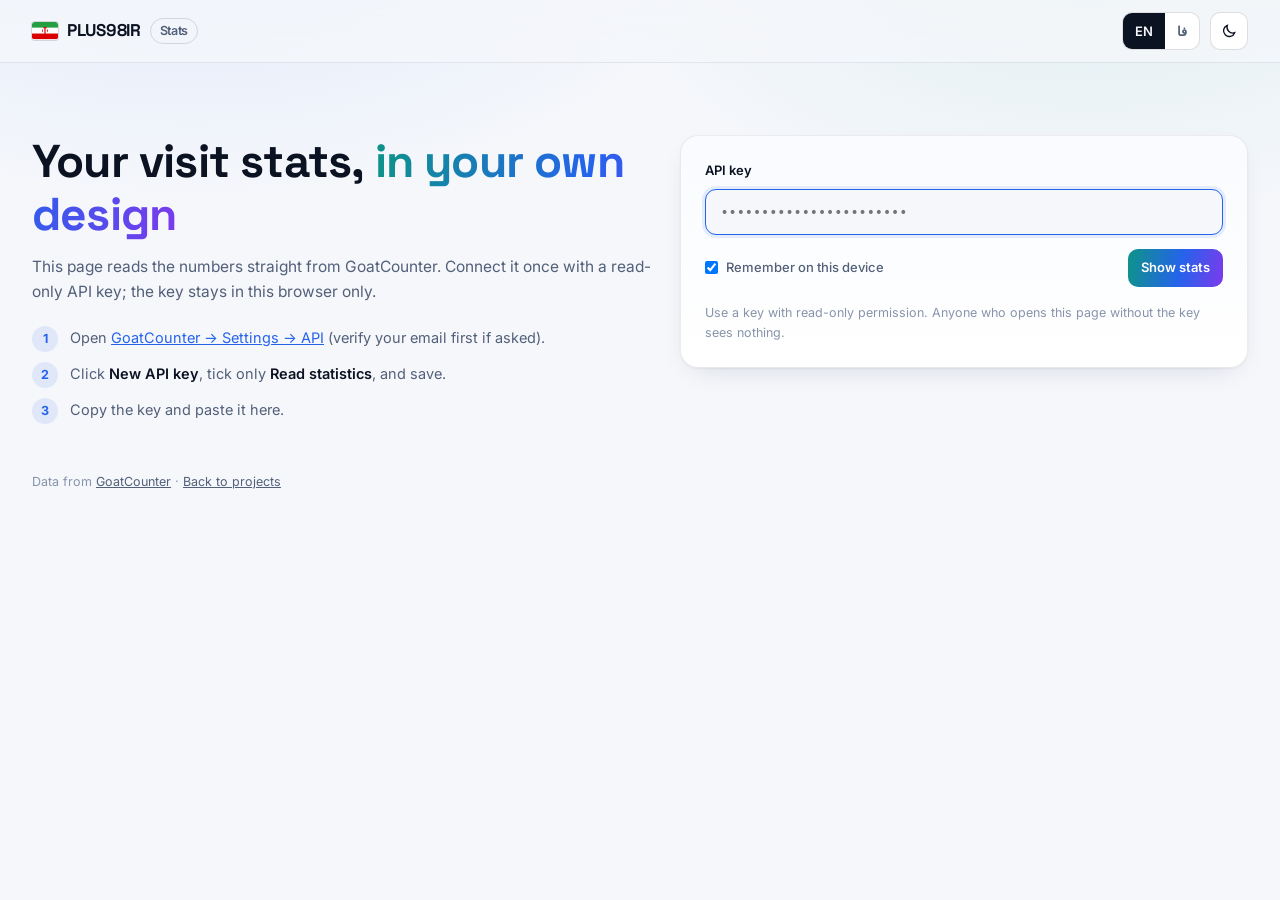
<file: stats/index.html>
<!DOCTYPE html>
<html lang="en" dir="ltr">
<head>
<meta charset="UTF-8">
<meta name="viewport" content="width=device-width, initial-scale=1.0">
<title>PLUS98IR — Stats</title>
<meta name="robots" content="noindex, nofollow">
<meta name="referrer" content="no-referrer">
<meta name="color-scheme" content="dark light">
<meta name="theme-color" content="#05070d">
<link rel="icon" href="../icon.svg" type="image/svg+xml">
<link rel="apple-touch-icon" href="../apple-touch-icon.png">
<link rel="preconnect" href="https://fonts.googleapis.com">
<link rel="preconnect" href="https://fonts.gstatic.com" crossorigin>
<link href="https://fonts.googleapis.com/css2?family=Space+Grotesk:wght@500;600;700&family=Inter:wght@400;500;600;700&family=Vazirmatn:wght@400;500;600;700;800&display=swap" rel="stylesheet">
<style>
/* ===== tokens: same palette as the projects page ===== */
:root{
  --bg:#f5f7fb; --surface:#ffffff; --surface2:#f9fbfe;
  --line:rgba(15,23,42,.08); --line2:rgba(15,23,42,.14);
  --fg:#0b1222; --mut:#526079; --dim:#8794aa;
  --a1:#0d9488; --a2:#2563eb; --a3:#7c3aed; --bad:#dc2626; --good:#059669;
  --grad:linear-gradient(100deg,#0d9488,#2563eb 55%,#7c3aed);
  --shadow:0 1px 2px rgba(15,23,42,.05),0 10px 30px -14px rgba(15,23,42,.18);
  --chip:rgba(15,23,42,.045); --glow1:rgba(37,99,235,.10); --glow2:rgba(13,148,136,.09);
  --bar:#2563eb; --bar-h:#1d4ed8; --track:rgba(37,99,235,.10); --grid:rgba(15,23,42,.07);
  --flag-g:#239f40; --flag-r:#da0000;
  --font:Inter,-apple-system,BlinkMacSystemFont,"Segoe UI",Roboto,sans-serif;
  --display:"Space Grotesk",Inter,sans-serif;
}
@media (prefers-color-scheme: dark){
  :root:not([data-theme="light"]){
    --bg:#05070d; --surface:#0c111c; --surface2:#101727;
    --line:rgba(255,255,255,.07); --line2:rgba(255,255,255,.13);
    --fg:#eef3fb; --mut:#94a3bd; --dim:#5e6c85;
    --a1:#2dd4bf; --a2:#60a5fa; --a3:#a78bfa; --bad:#f87171; --good:#34d399;
    --grad:linear-gradient(100deg,#2dd4bf,#60a5fa 55%,#a78bfa);
    --shadow:0 1px 2px rgba(0,0,0,.4),0 18px 40px -22px rgba(0,0,0,.9);
    --chip:rgba(255,255,255,.055); --glow1:rgba(96,165,250,.14); --glow2:rgba(45,212,191,.10);
    --bar:#60a5fa; --bar-h:#93c5fd; --track:rgba(96,165,250,.12); --grid:rgba(255,255,255,.06);
  }
}
:root[data-theme="dark"]{
  --bg:#05070d; --surface:#0c111c; --surface2:#101727;
  --line:rgba(255,255,255,.07); --line2:rgba(255,255,255,.13);
  --fg:#eef3fb; --mut:#94a3bd; --dim:#5e6c85;
  --a1:#2dd4bf; --a2:#60a5fa; --a3:#a78bfa; --bad:#f87171; --good:#34d399;
  --grad:linear-gradient(100deg,#2dd4bf,#60a5fa 55%,#a78bfa);
  --shadow:0 1px 2px rgba(0,0,0,.4),0 18px 40px -22px rgba(0,0,0,.9);
  --chip:rgba(255,255,255,.055); --glow1:rgba(96,165,250,.14); --glow2:rgba(45,212,191,.10);
  --bar:#60a5fa; --bar-h:#93c5fd; --track:rgba(96,165,250,.12); --grid:rgba(255,255,255,.06);
}
html[lang="fa"]{--font:Vazirmatn,Inter,system-ui,sans-serif;--display:Vazirmatn,"Space Grotesk",sans-serif}

*{box-sizing:border-box;margin:0;padding:0}
[hidden]{display:none!important}
html{-webkit-text-size-adjust:100%}
body{background:var(--bg);color:var(--fg);font-family:var(--font);font-size:14.5px;line-height:1.6;
  -webkit-font-smoothing:antialiased;min-height:100vh;
  background-image:radial-gradient(900px 480px at 15% -10%,var(--glow1),transparent 60%),
                   radial-gradient(800px 440px at 85% -5%,var(--glow2),transparent 60%);
  background-attachment:fixed}
a{color:inherit}
button,input{font:inherit}
.num{font-family:"Space Grotesk",Inter,sans-serif;font-variant-numeric:tabular-nums}
html[lang="fa"] .num{font-family:Vazirmatn,Inter,sans-serif}

/* ===== nav ===== */
.nav{position:sticky;top:0;z-index:40;background:color-mix(in srgb,var(--bg) 82%,transparent);backdrop-filter:blur(14px);border-bottom:1px solid var(--line)}
@supports not (background:color-mix(in srgb,red,blue)){.nav{background:var(--bg)}}
.navin{display:flex;align-items:center;gap:10px;height:62px;padding:0 32px}
.brand{display:inline-flex;align-items:center;gap:9px;text-decoration:none;font-family:"Space Grotesk",Inter,sans-serif;font-weight:700;font-size:17px;letter-spacing:-.3px}
.brand svg{width:26px;height:auto;border-radius:3px;box-shadow:0 0 0 1px var(--line2)}
.brand small{font-family:var(--font);font-weight:600;font-size:12.5px;color:var(--mut);padding:2px 9px;border:1px solid var(--line2);border-radius:999px}
.sp{flex:1}
.btn{display:inline-flex;align-items:center;justify-content:center;gap:7px;cursor:pointer;height:38px;
  border:1px solid var(--line2);background:var(--surface);color:var(--fg);border-radius:10px;padding:0 13px;
  font-size:13px;font-weight:600;text-decoration:none;transition:.16s;white-space:nowrap}
.btn:hover{border-color:var(--a2)}
.btn svg{width:16px;height:16px;flex:0 0 auto}
.btn.icon{width:38px;padding:0}
.btn.primary{background:var(--grad);border:0;color:#fff}
.btn.spin svg{animation:spin .8s linear infinite}
@keyframes spin{to{transform:rotate(360deg)}}
.seg{display:inline-flex;border:1px solid var(--line2);border-radius:10px;overflow:hidden;background:var(--surface);height:38px}
.seg button{border:0;background:none;color:var(--mut);padding:0 12px;cursor:pointer;font-size:13px;font-weight:600}
.seg button.on{background:var(--fg);color:var(--bg)}

main{width:100%;padding:24px 32px 48px}

/* ===== gate (token) ===== */
.gate{display:grid;grid-template-columns:minmax(0,1.1fr) minmax(0,1fr);gap:24px;align-items:start;padding-top:clamp(10px,4vw,48px)}
.gate h1{font-family:var(--display);font-size:clamp(28px,4vw,46px);line-height:1.15;letter-spacing:-.8px;margin-bottom:14px}
.gate h1 b{background:var(--grad);-webkit-background-clip:text;background-clip:text;-webkit-text-fill-color:transparent}
.gate .lead{color:var(--mut);font-size:15.5px;margin-bottom:22px}
.steps{list-style:none;counter-reset:s;display:grid;gap:10px}
.steps li{counter-increment:s;display:flex;gap:12px;align-items:flex-start;color:var(--mut)}
.steps li::before{content:counter(s);flex:0 0 26px;height:26px;border-radius:50%;display:grid;place-items:center;
  font-weight:700;font-size:12.5px;color:var(--a2);background:var(--glow1)}
.steps b{color:var(--fg);font-weight:600}
.steps a{color:var(--a2)}
.panel{background:linear-gradient(180deg,var(--surface2),var(--surface));border:1px solid var(--line);border-radius:18px;box-shadow:var(--shadow)}
.form{padding:24px}
.form label{display:block;font-weight:600;font-size:13px;margin-bottom:8px}
.form input[type=password]{width:100%;height:46px;padding:0 14px;border-radius:11px;background:var(--bg);border:1px solid var(--line2);color:var(--fg);direction:ltr;font-family:ui-monospace,Consolas,monospace;font-size:13.5px}
.form input:focus{outline:none;border-color:var(--a2);box-shadow:0 0 0 3px var(--glow1)}
.form .row{display:flex;align-items:center;justify-content:space-between;gap:12px;margin-top:14px;flex-wrap:wrap}
.form .chk{display:inline-flex;align-items:center;gap:8px;color:var(--mut);font-size:13px;cursor:pointer;font-weight:500;margin:0}
.form .note{margin-top:16px;font-size:12.5px;color:var(--dim)}
.err{margin-top:12px;color:var(--bad);font-size:13px;font-weight:600}

/* ===== toolbar ===== */
.tool{display:flex;align-items:center;gap:10px;flex-wrap:wrap;margin-bottom:20px}
.tool h1{font-family:var(--display);font-size:clamp(22px,2.4vw,30px);letter-spacing:-.4px;line-height:1.2;margin-inline-end:8px}
.chips{display:flex;gap:6px;flex-wrap:wrap}
.chip{cursor:pointer;border:1px solid var(--line);background:var(--chip);color:var(--mut);height:34px;border-radius:999px;padding:0 13px;font-size:12.5px;font-weight:600;transition:.15s}
.chip:hover{color:var(--fg);border-color:var(--line2)}
.chip.on{background:var(--fg);border-color:var(--fg);color:var(--bg)}
.filter{display:inline-flex;align-items:center;gap:8px;height:34px;padding:0 6px 0 12px;border-radius:999px;background:var(--glow1);color:var(--a2);font-weight:600;font-size:12.5px}
html[dir="rtl"] .filter{padding:0 12px 0 6px}
.filter button{border:0;background:none;color:inherit;cursor:pointer;width:24px;height:24px;border-radius:50%;display:grid;place-items:center}
.filter button:hover{background:var(--glow1)}
.upd{color:var(--dim);font-size:12.5px}

/* ===== KPI tiles ===== */
.kpis{display:grid;grid-template-columns:repeat(4,minmax(0,1fr));gap:16px;margin-bottom:16px}
.kpi{padding:18px 20px}
.kpi span{display:block;color:var(--mut);font-size:12.5px;font-weight:600}
.kpi b{display:block;font-size:clamp(26px,2.8vw,36px);font-weight:700;line-height:1.2;margin:4px 0 2px;letter-spacing:-.5px}
.kpi small{font-size:12.5px;color:var(--dim);font-weight:500;display:block;white-space:nowrap;overflow:hidden;text-overflow:ellipsis}
.kpi .up{color:var(--good);font-weight:700}
.kpi .down{color:var(--bad);font-weight:700}

/* ===== cards ===== */
.card{padding:18px 20px;min-width:0}
.card h2{font-family:var(--display);font-size:16px;font-weight:600;letter-spacing:-.2px;display:flex;align-items:center;justify-content:space-between;gap:10px;margin-bottom:12px}
.card h2 small{font-family:var(--font);font-size:12px;color:var(--dim);font-weight:500}
.grid2{display:grid;grid-template-columns:minmax(0,1.6fr) minmax(0,1fr);gap:16px;margin-top:16px}
.grid3{display:grid;grid-template-columns:repeat(3,minmax(0,1fr));gap:16px;margin-top:16px}

/* chart */
.chart{position:relative;height:260px;direction:ltr}
.chart svg{display:block;width:100%;height:100%;overflow:visible}
.chart .gl{stroke:var(--grid);stroke-width:1}
.chart .yl,.chart .xl{fill:var(--dim);font-size:11px;font-family:var(--font)}
.chart .b{fill:var(--bar);transition:fill .12s}
.chart .col:hover .b,.chart .col.on .b{fill:var(--bar-h)}
.chart .hit{fill:transparent;cursor:default}
.chart .col:hover .hit{fill:var(--chip)}
.tip{position:absolute;pointer-events:none;z-index:5;background:var(--surface);border:1px solid var(--line2);box-shadow:var(--shadow);
  border-radius:10px;padding:7px 11px;font-size:12.5px;white-space:nowrap;transform:translate(-50%,-100%);margin-top:-8px}
.tip b{display:block;font-size:15px}
.tip span{color:var(--mut)}
.empty{display:grid;place-items:center;height:100%;color:var(--dim);font-size:13.5px;text-align:center;padding:20px}

/* ranked bar lists */
.list{display:grid;gap:4px}
.item{position:relative;display:flex;align-items:center;gap:10px;min-height:38px;padding:0 10px;border-radius:9px;isolation:isolate;
  border:0;background:none;color:inherit;width:100%;text-align:start;font-size:13.5px}
button.item{cursor:pointer}
button.item:hover{background:var(--chip)}
button.item.on{box-shadow:inset 0 0 0 1px var(--a2)}
.item .fill{position:absolute;inset:4px auto 4px 0;border-radius:6px;background:var(--track);z-index:-1;transition:width .4s cubic-bezier(.16,1,.3,1)}
html[dir="rtl"] .item .fill{inset:4px 0 4px auto}
.item .nm{flex:1;min-width:0;overflow:hidden;text-overflow:ellipsis;white-space:nowrap;text-align:left}
html[dir="rtl"] .item .nm{text-align:right}
.item .nm small{color:var(--dim);margin-inline-start:8px;font-size:12px;direction:ltr;unicode-bidi:isolate}
.item .ct{font-weight:600}
.item .pc{color:var(--dim);font-size:12px;width:42px;text-align:end}
.sub{padding-inline-start:18px}
.sub .item{min-height:32px;font-size:12.5px}
.more{margin-top:8px;border:0;background:none;color:var(--a2);font-weight:600;font-size:12.5px;cursor:pointer}
.none{color:var(--dim);font-size:13px;padding:10px}

.sk{background:var(--chip);border-radius:8px;animation:pulse 1.5s ease-in-out infinite}
@keyframes pulse{0%,100%{opacity:.5}50%{opacity:1}}
@media(prefers-reduced-motion:reduce){*{animation:none!important;transition:none!important}}
.banner{padding:14px 18px;border-radius:12px;border:1px solid color-mix(in srgb,var(--bad) 40%,transparent);background:color-mix(in srgb,var(--bad) 8%,transparent);color:var(--fg);margin-bottom:16px;font-size:13.5px}

footer{color:var(--dim);font-size:12.5px;padding:0 32px 30px}
footer a{color:var(--mut)}

@media(max-width:1100px){
  .grid3{grid-template-columns:repeat(2,minmax(0,1fr))}
  .grid2{grid-template-columns:minmax(0,1fr)}
}
@media(max-width:800px){
  .gate{grid-template-columns:minmax(0,1fr)}
  .kpis{grid-template-columns:repeat(2,minmax(0,1fr))}
}
@media(max-width:700px){
  main{padding:16px}
  .navin{padding:0 16px;height:58px}
  footer{padding:0 16px 24px}
  .btn .lbl{display:none}
  .btn:not(.primary){width:38px;padding:0}
  .grid3{grid-template-columns:minmax(0,1fr)}
  .chart{height:210px}
  .kpi{padding:14px 16px}
  .chips{width:100%;overflow-x:auto;flex-wrap:nowrap}
  .chip{flex:0 0 auto}
}
</style>
</head>
<body>

<svg width="0" height="0" style="position:absolute" aria-hidden="true">
  <defs>
    <clipPath id="fc"><rect width="36" height="24" rx="2.4"/></clipPath>
    <symbol id="iran" viewBox="0 0 36 24">
      <g clip-path="url(#fc)">
        <rect width="36" height="8" fill="var(--flag-g)"/>
        <rect y="8" width="36" height="8" fill="#fff"/>
        <rect y="16" width="36" height="8" fill="var(--flag-r)"/>
        <g fill="var(--flag-r)">
          <rect x="17.15" y="6.9" width="1.7" height="10.2" rx=".85"/>
          <rect x="15.2" y="7.4" width="5.6" height="1.35" rx=".67"/>
          <path d="M14.75 9.6c-1.25 1.6-1.25 3.2 0 4.8.55-1.6.55-3.2 0-4.8z"/>
          <path d="M21.25 9.6c1.25 1.6 1.25 3.2 0 4.8-.55-1.6-.55-3.2 0-4.8z"/>
        </g>
      </g>
    </symbol>
  </defs>
</svg>

<header class="nav">
  <div class="navin">
    <a class="brand" href="../"><svg viewBox="0 0 36 24"><use href="#iran"/></svg>PLUS98IR <small data-i="stats">Stats</small></a>
    <div class="sp"></div>
    <div class="seg" role="group" aria-label="Language">
      <button type="button" data-lang="en">EN</button><button type="button" data-lang="fa">فا</button>
    </div>
    <button class="btn icon" id="theme" type="button" aria-label="Toggle theme">
      <svg id="themeicon" viewBox="0 0 24 24" fill="none" stroke="currentColor" stroke-width="2" stroke-linecap="round"></svg>
    </button>
    <button class="btn" id="logout" type="button" hidden>
      <svg viewBox="0 0 24 24" fill="none" stroke="currentColor" stroke-width="2" stroke-linecap="round" stroke-linejoin="round"><path d="M15 4h3a2 2 0 0 1 2 2v12a2 2 0 0 1-2 2h-3M10 17l5-5-5-5M15 12H4"/></svg>
      <span class="lbl" data-i="logout">Disconnect</span>
    </button>
  </div>
</header>

<main>
  <!-- ============ token gate ============ -->
  <section class="gate" id="gate" hidden>
    <div>
      <h1 data-i="g_title" data-html="1">Your visit stats, <b>in your own design</b></h1>
      <p class="lead" data-i="g_lead">This page reads the numbers straight from GoatCounter. Connect it once with a read-only API key; the key stays in this browser only.</p>
      <ol class="steps">
        <li><span data-i="g_s1" data-html="1">Open <a href="https://plus98.goatcounter.com/user/api" target="_blank" rel="noopener">GoatCounter → Settings → API</a> (verify your email first if asked).</span></li>
        <li><span data-i="g_s2" data-html="1">Click <b>New API key</b>, tick only <b>Read statistics</b>, and save.</span></li>
        <li><span data-i="g_s3" data-html="1">Copy the key and paste it here.</span></li>
      </ol>
    </div>
    <form class="panel form" id="tokform" autocomplete="off">
      <label for="tok" data-i="g_label">API key</label>
      <input id="tok" type="password" spellcheck="false" placeholder="•••••••••••••••••••••••">
      <div class="row">
        <label class="chk"><input type="checkbox" id="remember" checked> <span data-i="g_remember">Remember on this device</span></label>
        <button class="btn primary" type="submit"><span data-i="g_go">Show stats</span></button>
      </div>
      <div class="err" id="tokerr" hidden></div>
      <p class="note" data-i="g_note">Use a key with read-only permission. Anyone who opens this page without the key sees nothing.</p>
    </form>
  </section>

  <!-- ============ dashboard ============ -->
  <section id="dash" hidden>
    <div class="tool">
      <h1 data-i="title">Visit stats</h1>
      <div class="chips" id="ranges"></div>
      <span class="filter" id="filter" hidden><span id="filtername"></span>
        <button type="button" id="clearfilter" aria-label="Clear filter"><svg width="12" height="12" viewBox="0 0 24 24" fill="none" stroke="currentColor" stroke-width="2.6" stroke-linecap="round"><path d="M6 6l12 12M18 6L6 18"/></svg></button>
      </span>
      <div class="sp"></div>
      <span class="upd" id="upd"></span>
      <button class="btn" id="refresh" type="button">
        <svg viewBox="0 0 24 24" fill="none" stroke="currentColor" stroke-width="2" stroke-linecap="round" stroke-linejoin="round"><path d="M20 11a8 8 0 1 0-2.3 5.7M20 4v7h-7"/></svg>
        <span class="lbl" data-i="refresh">Refresh</span>
      </button>
    </div>

    <div id="banner"></div>

    <div class="kpis">
      <div class="panel kpi"><span data-i="k_visits">Visits</span><b class="num" id="k1">–</b><small id="k1s">&nbsp;</small></div>
      <div class="panel kpi"><span data-i="k_avg">Daily average</span><b class="num" id="k2">–</b><small id="k2s">&nbsp;</small></div>
      <div class="panel kpi"><span data-i="k_top">Most visited</span><b id="k3" style="font-size:clamp(20px,2.2vw,26px)">–</b><small id="k3s">&nbsp;</small></div>
      <div class="panel kpi"><span data-i="k_clicks">Card clicks</span><b class="num" id="k4">–</b><small id="k4s">&nbsp;</small></div>
    </div>

    <div class="panel card">
      <h2><span id="charttitle" data-i="c_daily">Visits per day</span><small id="chartsub"></small></h2>
      <div class="chart" id="chart"></div>
    </div>

    <div class="grid2">
      <div class="panel card">
        <h2><span data-i="pages">Pages</span><small data-i="pages_hint">click a row to filter</small></h2>
        <div class="list" id="pages"></div>
      </div>
      <div class="panel card">
        <h2><span data-i="events">Opened from the projects page</span></h2>
        <div class="list" id="events"></div>
      </div>
    </div>

    <div class="grid3">
      <div class="panel card"><h2><span data-i="locations">Countries</span><small data-i="loc_hint">click for regions</small></h2><div class="list" id="locations"></div></div>
      <div class="panel card"><h2><span data-i="toprefs">Referrers</span></h2><div class="list" id="toprefs"></div></div>
      <div class="panel card"><h2><span data-i="browsers">Browsers</span></h2><div class="list" id="browsers"></div></div>
      <div class="panel card"><h2><span data-i="systems">Systems</span></h2><div class="list" id="systems"></div></div>
      <div class="panel card"><h2><span data-i="sizes">Screen sizes</span></h2><div class="list" id="sizes"></div></div>
      <div class="panel card"><h2><span data-i="campaigns">Campaigns</span></h2><div class="list" id="campaigns"></div></div>
    </div>
  </section>
</main>

<footer><span data-i="foot">Data from</span> <a href="https://plus98.goatcounter.com" target="_blank" rel="noopener">GoatCounter</a> · <a href="../" data-i="back">Back to projects</a></footer>

<script>
"use strict";

/* =====================================================================
   CONFIG
   ===================================================================== */
var GC = "https://plus98.goatcounter.com";
var TOKEN_KEY = "p98_gc_token";

/* =====================================================================
   text (EN / FA)
   ===================================================================== */
var T = {
  en: {
    stats:"Stats", logout:"Disconnect", refresh:"Refresh", title:"Visit stats",
    g_title:"Your visit stats, <b>in your own design</b>",
    g_lead:"This page reads the numbers straight from GoatCounter. Connect it once with a read-only API key; the key stays in this browser only.",
    g_s1:'Open <a href="https://plus98.goatcounter.com/user/api" target="_blank" rel="noopener">GoatCounter → Settings → API</a> (verify your email first if asked).',
    g_s2:"Click <b>New API key</b>, tick only <b>Read statistics</b>, and save.",
    g_s3:"Copy the key and paste it here.",
    g_label:"API key", g_remember:"Remember on this device", g_go:"Show stats",
    g_note:"Use a key with read-only permission. Anyone who opens this page without the key sees nothing.",
    r_today:"Today", r_7:"7 days", r_30:"30 days", r_90:"90 days", r_365:"1 year",
    k_visits:"Visits", k_avg:"Daily average", k_top:"Most visited", k_clicks:"Card clicks",
    vs_prev:"vs previous period", no_prev:"no data for the previous period", per_day:"per day", per_hour:"per hour",
    of_total:"of all visits", from_main:"from the projects page",
    c_daily:"Visits per day", c_hourly:"Visits per hour (today)",
    pages:"Pages", pages_hint:"click a row to filter", events:"Opened from the projects page",
    locations:"Countries", loc_hint:"click for regions", toprefs:"Referrers", browsers:"Browsers",
    systems:"Systems", sizes:"Screen sizes", campaigns:"Campaigns",
    home:"Projects page", direct:"Direct / unknown", unknown:"Unknown", none:"Nothing yet",
    showmore:"Show all", showless:"Show less", visits:"visits",
    updated:"Updated", loading:"Loading…",
    e_auth:"The API key was rejected. Check that it is correct and has the “Read statistics” permission.",
    e_rate:"GoatCounter is rate-limiting requests. Wait a minute and press Refresh.",
    e_net:"Could not reach GoatCounter. Check the connection and press Refresh.",
    e_verify:"GoatCounter refused the request. If your email is not verified yet, verify it and try again.",
    foot:"Data from", back:"Back to projects", light:"Light mode", dark:"Dark mode"
  },
  fa: {
    stats:"آمار", logout:"قطع اتصال", refresh:"به‌روزرسانی", title:"آمار بازدید",
    g_title:"آمار بازدید، <b>با طراحی خودت</b>",
    g_lead:"این صفحه عددها را مستقیم از GoatCounter می‌خواند. یک بار با یک کلید API فقط‌خواندنی وصلش کن؛ کلید فقط در همین مرورگر می‌ماند.",
    g_s1:'برو به <a href="https://plus98.goatcounter.com/user/api" target="_blank" rel="noopener">GoatCounter ← Settings ← API</a> (اگر خواست، اول ایمیل را تأیید کن).',
    g_s2:"روی <b>New API key</b> بزن، فقط تیک <b>Read statistics</b> را بزن و ذخیره کن.",
    g_s3:"کلید را کپی کن و این‌جا بگذار.",
    g_label:"کلید API", g_remember:"روی این دستگاه بماند", g_go:"نمایش آمار",
    g_note:"از کلید فقط‌خواندنی استفاده کن. هر کس بدون کلید این صفحه را باز کند چیزی نمی‌بیند.",
    r_today:"امروز", r_7:"۷ روز", r_30:"۳۰ روز", r_90:"۹۰ روز", r_365:"یک سال",
    k_visits:"بازدید", k_avg:"میانگین روزانه", k_top:"پربازدیدترین", k_clicks:"کلیک روی کارت‌ها",
    vs_prev:"نسبت به دورهٔ قبل", no_prev:"برای دورهٔ قبل داده‌ای نیست", per_day:"در روز", per_hour:"در ساعت",
    of_total:"از کل بازدیدها", from_main:"از صفحهٔ پروژه‌ها",
    c_daily:"بازدید روزانه", c_hourly:"بازدید ساعتی (امروز)",
    pages:"صفحه‌ها", pages_hint:"برای فیلتر روی ردیف بزن", events:"باز شده از صفحهٔ پروژه‌ها",
    locations:"کشورها", loc_hint:"برای دیدن استان‌ها بزن", toprefs:"منبع ورود", browsers:"مرورگرها",
    systems:"سیستم‌عامل", sizes:"اندازهٔ صفحه", campaigns:"کمپین‌ها",
    home:"صفحهٔ پروژه‌ها", direct:"مستقیم / نامشخص", unknown:"نامشخص", none:"هنوز چیزی نیست",
    showmore:"نمایش همه", showless:"نمایش کمتر", visits:"بازدید",
    updated:"به‌روزشده", loading:"در حال بارگذاری…",
    e_auth:"کلید API پذیرفته نشد. درست بودنش و داشتن دسترسی «Read statistics» را بررسی کن.",
    e_rate:"GoatCounter درخواست‌ها را محدود کرده. یک دقیقه صبر کن و به‌روزرسانی را بزن.",
    e_net:"به GoatCounter وصل نشد. اتصال را بررسی کن و به‌روزرسانی را بزن.",
    e_verify:"GoatCounter درخواست را رد کرد. اگر ایمیلت هنوز تأیید نشده، تأییدش کن و دوباره امتحان کن.",
    foot:"داده از", back:"بازگشت به پروژه‌ها", light:"حالت روشن", dark:"حالت تیره"
  }
};

/* =====================================================================
   helpers
   ===================================================================== */
var $ = function(s){ return document.querySelector(s); };
function esc(s){ return String(s).replace(/[&<>"']/g,function(c){
  return {"&":"&amp;","<":"&lt;",">":"&gt;",'"':"&quot;","'":"&#39;"}[c]; }); }
function store(kind){ try { return window[kind]; } catch(e){ return null; } }
function ls(k, v){
  var s = store("localStorage"); if (!s) return null;
  try { if (v === undefined) return s.getItem(k); if (v === null) s.removeItem(k); else s.setItem(k, v); } catch(e){}
  return null;
}

var LANG = (function(){
  var q = (location.search.match(/[?&]lang=(en|fa)/) || [])[1];
  return q || ls("p98_lang") || ((navigator.language || "").indexOf("fa") === 0 ? "fa" : "en");
})();
function t(k){ return (T[LANG] && T[LANG][k]) || T.en[k] || k; }
function fmt(n){ try { return Number(n).toLocaleString(LANG === "fa" ? "fa-IR" : "en-US"); } catch(e){ return String(n); } }
function pct(n){ return fmt(Math.round(n)) + (LANG === "fa" ? "٪" : "%"); }

/* project name for a path: "/Smart-Caddy" -> "Smart-Caddy", "/" -> projects page */
function pageName(path){
  var seg = String(path || "").split("/").filter(Boolean)[0];
  return seg ? decodeURIComponent(seg) : t("home");
}

/* =====================================================================
   language + theme (same behaviour as the projects page)
   ===================================================================== */
function applyLang(){
  var h = document.documentElement;
  h.lang = LANG; h.dir = LANG === "fa" ? "rtl" : "ltr";
  var els = document.querySelectorAll("[data-i]");
  for (var i = 0; i < els.length; i++){
    var k = els[i].getAttribute("data-i");
    if (els[i].getAttribute("data-html")) els[i].innerHTML = t(k); else els[i].textContent = t(k);
  }
  var b = document.querySelectorAll(".seg button");
  for (i = 0; i < b.length; i++) b[i].classList.toggle("on", b[i].getAttribute("data-lang") === LANG);
  paintTheme();
  buildRanges();
  if (DATA) renderAll();
}
(function(){
  var b = document.querySelectorAll(".seg button");
  for (var i = 0; i < b.length; i++) b[i].addEventListener("click", function(){
    LANG = this.getAttribute("data-lang"); ls("p98_lang", LANG); applyLang();
  });
})();

var SUN = '<circle cx="12" cy="12" r="4.2"/><path d="M12 2.4v2M12 19.6v2M2.4 12h2M19.6 12h2M5.2 5.2l1.4 1.4M17.4 17.4l1.4 1.4M18.8 5.2l-1.4 1.4M6.6 17.4l-1.4 1.4"/>';
var MOON = '<path d="M20.5 14.5A8.6 8.6 0 0 1 9.5 3.5a8.6 8.6 0 1 0 11 11z"/>';
function darkNow(){
  var a = document.documentElement.getAttribute("data-theme");
  if (a === "dark") return true; if (a === "light") return false;
  return window.matchMedia && window.matchMedia("(prefers-color-scheme: dark)").matches;
}
function paintTheme(){ $("#themeicon").innerHTML = darkNow() ? SUN : MOON; $("#theme").title = darkNow() ? t("light") : t("dark"); }
(function(){
  var saved = ls("p98_theme");
  if (saved === "dark" || saved === "light") document.documentElement.setAttribute("data-theme", saved);
})();
$("#theme").addEventListener("click", function(){
  var next = darkNow() ? "light" : "dark";
  document.documentElement.setAttribute("data-theme", next); ls("p98_theme", next); paintTheme();
});

/* =====================================================================
   token
   ===================================================================== */
var TOKEN = ls(TOKEN_KEY) || (function(){ try { return sessionStorage.getItem(TOKEN_KEY); } catch(e){ return null; } })();

function showGate(msg){
  $("#dash").hidden = true; $("#gate").hidden = false; $("#logout").hidden = true;
  $("#tokerr").hidden = !msg; $("#tokerr").textContent = msg || "";
  setTimeout(function(){ $("#tok").focus(); }, 30);
}
$("#tokform").addEventListener("submit", function(e){
  e.preventDefault();
  var v = $("#tok").value.trim();
  if (!v) return;
  TOKEN = v;
  if ($("#remember").checked) ls(TOKEN_KEY, v);
  else { try { sessionStorage.setItem(TOKEN_KEY, v); } catch(err){} }
  $("#tok").value = "";
  openDash();
});
$("#logout").addEventListener("click", function(){
  ls(TOKEN_KEY, null); try { sessionStorage.removeItem(TOKEN_KEY); } catch(e){}
  TOKEN = null; DATA = null; showGate("");
});

/* =====================================================================
   API
   ===================================================================== */
/* GoatCounter allows 4 API requests per second: run them one by one,
   about 3 a second, and wait + retry when a 429 still comes back */
var QUEUE = [], BUSY = false, GAP = 340;
function wait(ms){ return new Promise(function(ok){ setTimeout(ok, ms); }); }
function api(path, params){
  return new Promise(function(ok, no){ QUEUE.push({ path:path, params:params, ok:ok, no:no }); pump(); });
}
function pump(){
  if (BUSY || !QUEUE.length) return;
  BUSY = true;
  var j = QUEUE.shift();
  apiTry(j.path, j.params, 0).then(j.ok, j.no);
  setTimeout(function(){ BUSY = false; pump(); }, GAP);
}
function apiTry(path, params, n){
  return apiOnce(path, params).catch(function(e){
    if (e.message === "rate" && n < 4) return wait(e.retry || 1200 * (n + 1)).then(function(){ return apiTry(path, params, n + 1); });
    throw e;
  });
}
function apiOnce(path, params){
  var q = [];
  for (var k in params) if (params[k] !== undefined && params[k] !== "") q.push(k + "=" + encodeURIComponent(params[k]));
  return fetch(GC + "/api/v0" + path + (q.length ? "?" + q.join("&") : ""), {
    headers:{ "Authorization":"Bearer " + TOKEN, "Content-Type":"application/json" }
  }).then(function(res){
    if (res.status === 401) throw new Error("auth");
    if (res.status === 403) throw new Error("verify");
    if (res.status === 429){
      var err = new Error("rate"), s = parseInt(res.headers.get("Retry-After") || res.headers.get("X-Rate-Limit-Reset"), 10);
      if (s > 0) err.retry = s * 1000 + 200;
      throw err;
    }
    if (!res.ok) throw new Error("http " + res.status);
    return res.json();
  });
}

/* time ranges; the API wants hour-rounded RFC 3339 times */
var RANGES = [["today",0],["7",7],["30",30],["90",90],["365",365]];
var RANGE = ls("p98_stats_range") || "30";
var FILTER = null;            // {id, path} of the selected page
var DATA = null, REQ = 0;

function iso(d){ return d.toISOString().slice(0, 19) + "Z"; }
function dayStart(d){ var x = new Date(d); x.setUTCHours(0,0,0,0); return x; }
function period(){
  var now = new Date(), end = new Date(now); end.setUTCMinutes(0,0,0); end.setUTCHours(end.getUTCHours() + 1);
  var days = RANGE === "today" ? 1 : parseInt(RANGE, 10);
  var start = dayStart(now); start.setUTCDate(start.getUTCDate() - (days - 1));
  var pstart = new Date(start); pstart.setUTCDate(pstart.getUTCDate() - days);
  return { start:iso(start), end:iso(end), pstart:iso(pstart), pend:iso(start), days:days };
}

function buildRanges(){
  var h = "";
  for (var i = 0; i < RANGES.length; i++){
    var k = RANGES[i][0];
    h += '<button class="chip' + (RANGE === k ? " on" : "") + '" data-r="' + k + '">' + t(k === "today" ? "r_today" : "r_" + k) + "</button>";
  }
  $("#ranges").innerHTML = h;
  var b = $("#ranges").querySelectorAll(".chip");
  for (i = 0; i < b.length; i++) b[i].addEventListener("click", function(){
    RANGE = this.getAttribute("data-r"); ls("p98_stats_range", RANGE); buildRanges(); load();
  });
}

/* =====================================================================
   loading
   ===================================================================== */
var LISTS = ["locations","toprefs","browsers","systems","sizes","campaigns"];

function skeleton(){
  ["#k1","#k2","#k4"].forEach(function(s){ $(s).innerHTML = '<span class="sk" style="display:inline-block;width:70px;height:30px"></span>'; });
  $("#k3").innerHTML = '<span class="sk" style="display:inline-block;width:120px;height:26px"></span>';
  var rows = ""; for (var i = 0; i < 5; i++) rows += '<div class="sk" style="height:30px;margin:4px 0;width:' + (90 - i * 12) + '%"></div>';
  ["#pages","#events"].concat(LISTS.map(function(x){ return "#" + x; })).forEach(function(s){ $(s).innerHTML = rows; });
  $("#chart").innerHTML = '<div class="sk" style="height:100%"></div>';
}

function openDash(){
  $("#gate").hidden = true; $("#dash").hidden = false; $("#logout").hidden = false;
  load();
}

function load(){
  var my = ++REQ, p = period();
  var filt = FILTER ? { include_paths:FILTER.id } : {};
  $("#refresh").classList.add("spin");
  $("#banner").innerHTML = "";
  $("#upd").textContent = t("loading");
  if (!DATA) skeleton();

  var base = { start:p.start, end:p.end };
  var jobs = [
    api("/stats/hits", { start:p.start, end:p.end, limit:100 }),
    api("/stats/hits", { start:p.pstart, end:p.pend, limit:100 }).catch(function(){ return null; })
  ];
  LISTS.forEach(function(name){
    jobs.push(api("/stats/" + name, Object.assign({ limit:50 }, base, filt)).catch(function(e){
      if (e.message === "auth" || e.message === "verify") throw e;
      return { stats:[] };
    }));
  });

  Promise.all(jobs).then(function(r){
    if (my !== REQ) return;
    DATA = { p:p, hits:r[0].hits || [], prev:r[1] ? (r[1].hits || []) : null, lists:{} };
    LISTS.forEach(function(name, i){ DATA.lists[name] = (r[i + 2] && r[i + 2].stats) || []; });
    DATA.at = new Date();
    renderAll();
  }).catch(function(e){
    if (my !== REQ) return;
    var m = e.message;
    if (m === "auth"){ ls(TOKEN_KEY, null); TOKEN = null; DATA = null; showGate(t("e_auth")); return; }
    $("#banner").innerHTML = '<div class="banner">' + esc(t(m === "rate" ? "e_rate" : m === "verify" ? "e_verify" : "e_net")) + "</div>";
    $("#upd").textContent = "";
  }).then(function(){ if (my === REQ) $("#refresh").classList.remove("spin"); });
}
$("#refresh").addEventListener("click", load);
$("#clearfilter").addEventListener("click", function(){ FILTER = null; load(); });

/* =====================================================================
   rendering
   ===================================================================== */
function sumCount(list, ev){ var s = 0; (list || []).forEach(function(h){ if (!!h.event === ev) s += h.count || 0; }); return s; }

/* per-day (or per-hour for today) series for all pages or the filtered one */
function series(){
  var p = DATA.p, map = {}, keys = [], i;
  var start = new Date(p.start);
  if (RANGE === "today"){
    for (i = 0; i < 24; i++){ keys.push(i); map[i] = 0; }
  } else {
    for (i = 0; i < p.days; i++){
      var d = new Date(start); d.setUTCDate(d.getUTCDate() + i);
      var k = d.toISOString().slice(0, 10); keys.push(k); map[k] = 0;
    }
  }
  DATA.hits.forEach(function(h){
    if (h.event) return;
    if (FILTER && h.path_id !== FILTER.id) return;
    (h.stats || []).forEach(function(s){
      if (RANGE === "today"){
        if (s.day === p.start.slice(0, 10))
          (s.hourly || []).forEach(function(v, hr){ if (hr in map) map[hr] += v || 0; });
      } else if (s.day in map) map[s.day] += s.daily || 0;
    });
  });
  return keys.map(function(k){ return { k:k, v:map[k] }; });
}

function renderAll(){
  var hits = DATA.hits, pages = hits.filter(function(h){ return !h.event; }), events = hits.filter(function(h){ return h.event; });
  var sel = FILTER ? pages.filter(function(h){ return h.path_id === FILTER.id; }) : pages;
  var visits = sumCount(sel, false);
  var all = sumCount(hits, false);

  /* filter pill */
  $("#filter").hidden = !FILTER;
  if (FILTER) $("#filtername").textContent = pageName(FILTER.path);

  /* KPI 1: visits + change */
  $("#k1").textContent = fmt(visits);
  var prevList = DATA.prev, k1s = "&nbsp;";
  if (prevList){
    var pv = sumCount(FILTER ? prevList.filter(function(h){ return h.path_id === FILTER.id; }) : prevList, false);
    if (pv > 0){
      var ch = (visits - pv) / pv * 100;
      k1s = '<span class="' + (ch >= 0 ? "up" : "down") + '">' + (ch >= 0 ? "▲ " : "▼ ") + pct(Math.abs(ch)) + "</span> " + esc(t("vs_prev"));
    } else k1s = esc(t("no_prev"));
  }
  $("#k1s").innerHTML = k1s;

  /* KPI 2: average */
  var ser = series();
  if (RANGE === "today"){
    var hrs = new Date().getUTCHours() + 1;
    $("#k2").textContent = fmt(Math.round(visits / hrs * 10) / 10);
    $("#k2s").textContent = t("per_hour");
  } else {
    $("#k2").textContent = fmt(Math.round(visits / DATA.p.days * 10) / 10);
    $("#k2s").textContent = t("per_day");
  }

  /* KPI 3: top page */
  var top = pages.slice().sort(function(a, b){ return b.count - a.count; })[0];
  if (top && top.count){
    $("#k3").textContent = pageName(top.path);
    $("#k3s").textContent = fmt(top.count) + " " + t("visits") + " · " + pct(all ? top.count / all * 100 : 0) + " " + t("of_total");
  } else { $("#k3").textContent = "–"; $("#k3s").innerHTML = "&nbsp;"; }

  /* KPI 4: card clicks */
  $("#k4").textContent = fmt(sumCount(events, true));
  $("#k4s").textContent = t("from_main");

  /* chart */
  $("#charttitle").textContent = t(RANGE === "today" ? "c_hourly" : "c_daily");
  $("#chartsub").textContent = FILTER ? pageName(FILTER.path) : "";
  drawChart(ser);

  /* pages */
  renderList("#pages", pages.map(function(h){
    return { key:h.path_id, name:pageName(h.path), sub:h.path, count:h.count, on:FILTER && FILTER.id === h.path_id, raw:h };
  }), { click:function(it){
    FILTER = (FILTER && FILTER.id === it.raw.path_id) ? null : { id:it.raw.path_id, path:it.raw.path };
    load();
  }, limit:12 });

  /* events: "open-Smart-Caddy" -> Smart-Caddy */
  renderList("#events", events.map(function(h){
    return { name:h.title || String(h.path).replace(/^open-/, ""), count:h.count };
  }), { limit:12 });

  /* breakdowns */
  renderList("#locations", DATA.lists.locations.map(function(s){ return { name:s.name || t("unknown"), count:s.count, id:s.id }; }),
    { click:toggleRegions, limit:8 });
  renderList("#toprefs", DATA.lists.toprefs.map(function(s){ return { name:s.name || t("direct"), count:s.count }; }), { limit:8 });
  ["browsers","systems","sizes","campaigns"].forEach(function(n){
    renderList("#" + n, DATA.lists[n].map(function(s){ return { name:s.name || t("unknown"), count:s.count }; }), { limit:8 });
  });

  $("#upd").textContent = t("updated") + " " + DATA.at.toLocaleTimeString(LANG === "fa" ? "fa-IR" : "en-US", { hour:"2-digit", minute:"2-digit" });
}

/* ranked list with proportional fills */
function renderList(sel, items, opt){
  var box = $(sel), total = 0, max = 0;
  items.sort(function(a, b){ return b.count - a.count; });
  items.forEach(function(it){ total += it.count; max = Math.max(max, it.count); });
  if (!items.length || !total){ box.innerHTML = '<div class="none">' + esc(t("none")) + "</div>"; return; }
  var open = box.getAttribute("data-open") === "1", lim = opt.limit || 8;
  var shown = open ? items : items.slice(0, lim);
  box.innerHTML = "";
  shown.forEach(function(it){
    var el = document.createElement(opt.click ? "button" : "div");
    if (opt.click) el.type = "button";
    el.className = "item" + (it.on ? " on" : "");
    el.innerHTML = '<span class="fill" style="width:' + (it.count / max * 100).toFixed(1) + '%"></span>' +
      '<span class="nm" dir="auto">' + esc(it.name) + (it.sub && it.sub !== "/" + it.name ? "<small>" + esc(it.sub) + "</small>" : "") + "</span>" +
      '<span class="ct num">' + fmt(it.count) + "</span>" +
      '<span class="pc num">' + pct(it.count / total * 100) + "</span>";
    if (opt.click) el.addEventListener("click", function(){ opt.click(it, el); });
    box.appendChild(el);
  });
  if (items.length > lim){
    var m = document.createElement("button");
    m.type = "button"; m.className = "more"; m.textContent = open ? t("showless") : t("showmore") + " (" + fmt(items.length) + ")";
    m.addEventListener("click", function(){ box.setAttribute("data-open", open ? "0" : "1"); renderList(sel, items, opt); });
    box.appendChild(m);
  }
}

/* country -> regions, loaded on demand */
function toggleRegions(it, el){
  var next = el.nextElementSibling;
  if (next && next.classList.contains("sub")){ next.remove(); return; }
  var box = document.createElement("div");
  box.className = "sub list";
  box.innerHTML = '<div class="sk" style="height:26px;margin:4px 0;width:70%"></div>';
  el.after(box);
  var p = DATA.p;
  api("/stats/locations/" + encodeURIComponent(it.id), Object.assign({ start:p.start, end:p.end, limit:30 },
      FILTER ? { include_paths:FILTER.id } : {}))
    .then(function(r){
      var id = "reg" + Math.random().toString(36).slice(2); box.id = id;
      renderList("#" + id, (r.stats || []).map(function(s){ return { name:s.name || t("unknown"), count:s.count }; }), { limit:10 });
    })
    .catch(function(){ box.innerHTML = '<div class="none">' + esc(t("e_net")) + "</div>"; });
}

/* =====================================================================
   bar chart (single series: no legend, values on hover)
   ===================================================================== */
var LAST_SER = null;
/* axis top = 4 whole-number steps that just fit the tallest bar */
function niceMax(v){
  var raw = Math.max(1, v / 4), p = Math.pow(10, Math.floor(Math.log10(raw))), steps = [1,2,3,4,5,6,8,10];
  for (var i = 0; i < steps.length; i++) if (steps[i] * p >= raw) return Math.max(4, Math.ceil(steps[i] * p) * 4);
  return 40 * p;
}
function xLabel(k, short){
  if (typeof k === "number") return String(k).padStart(2, "0") + ":00";
  var d = new Date(k + "T00:00:00Z");
  try {
    return d.toLocaleDateString(LANG === "fa" ? "fa-IR" : "en-US",
      short ? { month:"short", day:"numeric", timeZone:"UTC" } : { weekday:"short", month:"short", day:"numeric", timeZone:"UTC" });
  } catch(e){ return k; }
}
function drawChart(ser){
  LAST_SER = ser;
  var box = $("#chart"), W = box.clientWidth, H = box.clientHeight;
  var total = ser.reduce(function(a, b){ return a + b.v; }, 0);
  if (!total){ box.innerHTML = '<div class="empty">' + esc(t("none")) + "</div>"; return; }

  var padL = 34, padR = 6, padT = 10, padB = 24;
  var cw = W - padL - padR, ch = H - padT - padB;
  var max = niceMax(Math.max.apply(null, ser.map(function(s){ return s.v; })));
  var n = ser.length, slot = cw / n, gap = Math.max(2, Math.min(slot * .28, 10)), bw = Math.max(1, slot - gap);
  var s = '<svg viewBox="0 0 ' + W + " " + H + '" role="img" aria-label="' + esc(t("c_daily")) + '">';

  for (var g = 0; g <= 4; g++){
    var y = padT + ch - ch * g / 4;
    s += '<line class="gl" x1="' + padL + '" x2="' + (W - padR) + '" y1="' + y + '" y2="' + y + '"/>';
    s += '<text class="yl" x="' + (padL - 8) + '" y="' + (y + 4) + '" text-anchor="end">' + fmt(max * g / 4) + "</text>";
  }
  var every = Math.max(1, Math.ceil(n / Math.max(2, Math.floor(cw / 70))));
  for (var i = 0; i < n; i++){
    var v = ser[i].v, h = v ? Math.max(2, ch * v / max) : 0;
    var x = padL + i * slot + gap / 2, yb = padT + ch, r = Math.min(4, bw / 2, h);
    s += '<g class="col" data-i="' + i + '">';
    s += '<rect class="hit" x="' + (padL + i * slot) + '" y="' + padT + '" width="' + slot + '" height="' + ch + '" rx="4"/>';
    if (h){
      // rounded data-end on top, square on the baseline
      s += '<path class="b" d="M' + x + " " + yb + "V" + (yb - h + r) + "Q" + x + " " + (yb - h) + " " + (x + r) + " " + (yb - h) +
           "H" + (x + bw - r) + "Q" + (x + bw) + " " + (yb - h) + " " + (x + bw) + " " + (yb - h + r) + "V" + yb + 'Z"/>';
    }
    s += "</g>";
    if (i % every === 0)
      s += '<text class="xl" x="' + (padL + i * slot + slot / 2) + '" y="' + (H - 6) + '" text-anchor="middle">' + esc(xLabel(ser[i].k, true)) + "</text>";
  }
  s += "</svg>";
  box.innerHTML = s + '<div class="tip" hidden></div>';

  var tip = box.querySelector(".tip");
  var cols = box.querySelectorAll(".col");
  for (i = 0; i < cols.length; i++){
    cols[i].addEventListener("mouseenter", function(){
      var k = +this.getAttribute("data-i"), it = ser[k];
      var cx = padL + k * slot + slot / 2, top = padT + ch - (it.v ? Math.max(2, ch * it.v / max) : 0);
      tip.innerHTML = "<b class=\"num\">" + fmt(it.v) + "</b><span>" + esc(xLabel(it.k, false)) + "</span>";
      tip.hidden = false;
      var tw = tip.offsetWidth;
      tip.style.left = Math.min(Math.max(cx, tw / 2), W - tw / 2) + "px";
      tip.style.top = top + "px";
    });
    cols[i].addEventListener("mouseleave", function(){ tip.hidden = true; });
  }
}
var rz = null;
window.addEventListener("resize", function(){ clearTimeout(rz); rz = setTimeout(function(){ if (LAST_SER && !$("#dash").hidden) drawChart(LAST_SER); }, 120); });

/* =====================================================================
   start
   ===================================================================== */
applyLang();
if (TOKEN) openDash(); else showGate("");
</script>
</body>
</html>
</file>
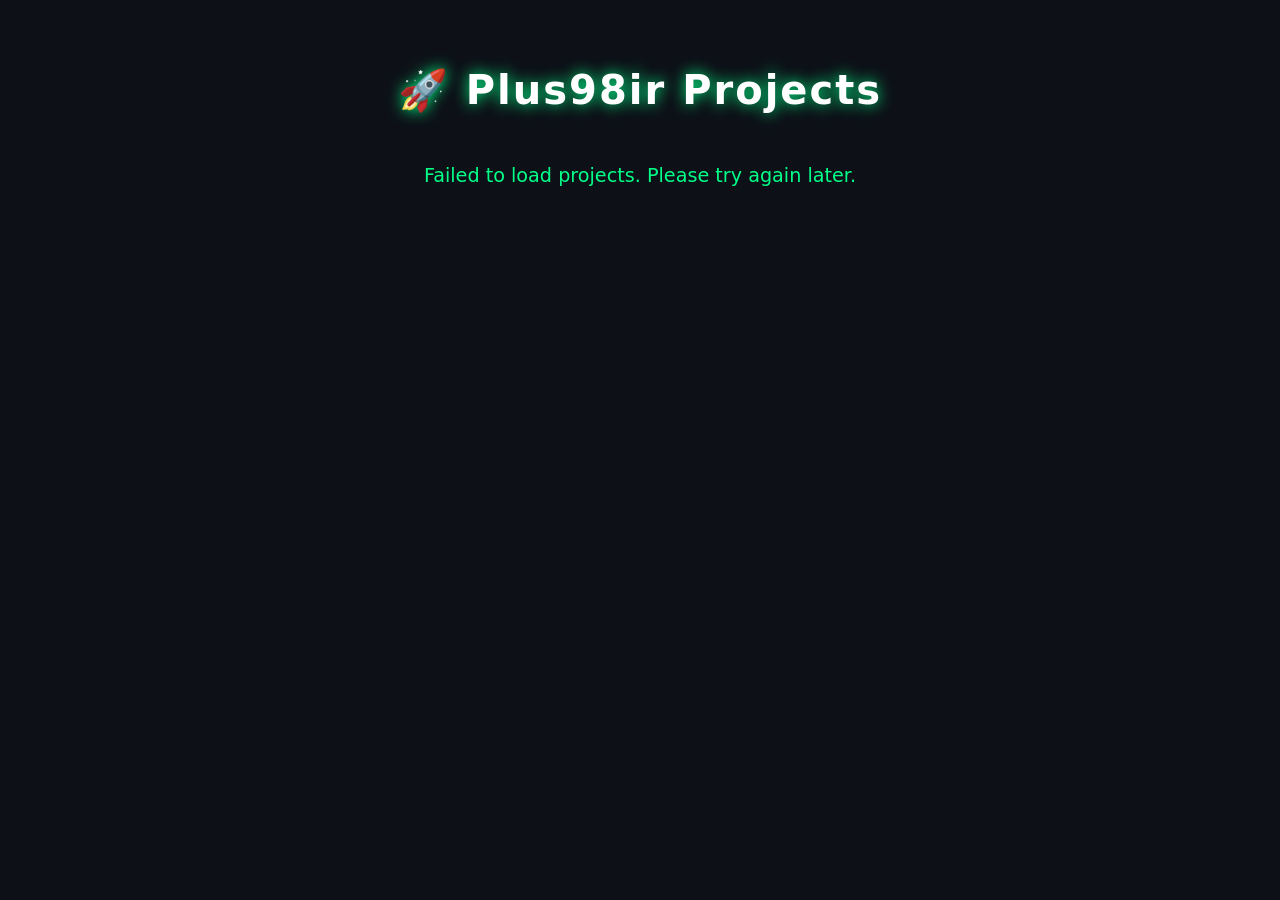
<file: portfolio.html>
<!DOCTYPE html>
<html lang="en">
<head>
    <meta charset="UTF-8">
    <meta name="viewport" content="width=device-width, initial-scale=1.0">
    <title>پروژه‌های من | Plus98ir</title>
    <style>
        :root {
            --bg-color: #0d1117;
            --card-bg: #161b22;
            --text-main: #c9d1d9;
            --text-muted: #8b949e;
            --border: #30363d;
            --neon-accent: #00ff88;
            --neon-glow: rgba(0, 255, 136, 0.2);
        }
        body {
            font-family: Tahoma, 'Segoe UI', system-ui, sans-serif;
            background-color: var(--bg-color);
            color: var(--text-main);
            margin: 0;
            padding: 40px 20px;
            direction: ltr;
        }
        .container { 
            max-width: 1100px; 
            margin: 0 auto; 
        }
        h1 {
            text-align: center;
            color: white;
            text-shadow: 0 0 15px var(--neon-accent);
            margin-bottom: 50px;
            font-size: 2.5rem;
            letter-spacing: 2px;
        }
        .repo-grid {
            display: grid;
            grid-template-columns: repeat(auto-fill, minmax(320px, 1fr));
            gap: 25px;
        }
        .repo-card {
            background: var(--card-bg);
            border: 1px solid var(--border);
            border-radius: 12px;
            padding: 25px;
            transition: all 0.3s ease;
            display: flex;
            flex-direction: column;
            position: relative;
            overflow: hidden;
        }
        .repo-card::before {
            content: '';
            position: absolute;
            top: 0;
            left: 0;
            width: 4px;
            height: 100%;
            background: var(--neon-accent);
            opacity: 0;
            transition: opacity 0.3s ease;
        }
        .repo-card:hover {
            transform: translateY(-5px);
            box-shadow: 0 10px 20px var(--neon-glow);
            border-color: var(--neon-accent);
        }
        .repo-card:hover::before {
            opacity: 1;
        }
        .repo-title {
            font-size: 1.3rem;
            font-weight: bold;
            color: var(--neon-accent);
            text-decoration: none;
            margin-bottom: 15px;
            display: flex;
            align-items: center;
            gap: 10px;
        }
        .repo-desc {
            color: var(--text-muted);
            font-size: 0.95rem;
            flex-grow: 1;
            margin-bottom: 20px;
            line-height: 1.6;
        }
        .repo-meta {
            display: flex;
            justify-content: space-between;
            font-size: 0.85rem;
            color: var(--text-muted);
            border-top: 1px solid var(--border);
            padding-top: 15px;
        }
        .repo-meta span { 
            display: flex; 
            align-items: center; 
            gap: 6px; 
        }
        .loader { 
            text-align: center; 
            color: var(--neon-accent); 
            font-size: 1.2rem;
            animation: pulse 1.5s infinite;
        }
        @keyframes pulse {
            0% { opacity: 0.6; }
            50% { opacity: 1; }
            100% { opacity: 0.6; }
        }
    </style>
</head>
<body>
    <div class="container">
        <h1>🚀 Plus98ir Projects</h1>
        <div id="loading" class="loader">Loading repositories from GitHub...</div>
        <div id="repo-grid" class="repo-grid"></div>
    </div>

    <script>
        async function fetchRepos() {
            try {
                // اتصال به API گیت‌هاب و دریافت پروژه‌ها بر اساس تاریخ آپدیت
                const response = await fetch('https://api.github.com/users/Plus98ir/repos?sort=updated');
                const repos = await response.json();
                
                const grid = document.getElementById('repo-grid');
                document.getElementById('loading').style.display = 'none';

                repos.forEach(repo => {
                    // مخفی کردن ریپازیتوری خود سایت
                    if (repo.name.toLowerCase() === 'plus98ir.github.io') return;

                    const card = document.createElement('div');
                    card.className = 'repo-card';
                    
                    // تنظیم رنگ نقطه‌ها بر اساس زبان برنامه‌نویسی
                    const langColor = repo.language === 'Python' ? '#3572A5' : 
                                      repo.language === 'Shell' ? '#89e051' : 
                                      repo.language === 'HTML' ? '#e34c26' : '#f1e05a';
                                      
                    const langDot = repo.language ? `<span style="color:${langColor}; font-size: 1.2rem;">●</span> ${repo.language}` : '';
                    
                    const stars = repo.stargazers_count > 0 ? `<span>⭐ ${repo.stargazers_count}</span>` : '';

                    card.innerHTML = `
                        <a href="${repo.html_url}" target="_blank" class="repo-title">
                            📁 ${repo.name}
                        </a>
                        <div class="repo-desc">${repo.description || 'No description available for this project.'}</div>
                        <div class="repo-meta">
                            <span>${langDot}</span>
                            ${stars}
                        </div>
                    `;
                    grid.appendChild(card);
                });
            } catch (error) {
                document.getElementById('loading').innerText = 'Failed to load projects. Please try again later.';
            }
        }
        fetchRepos();
    </script>
</body>
</html>
</file>
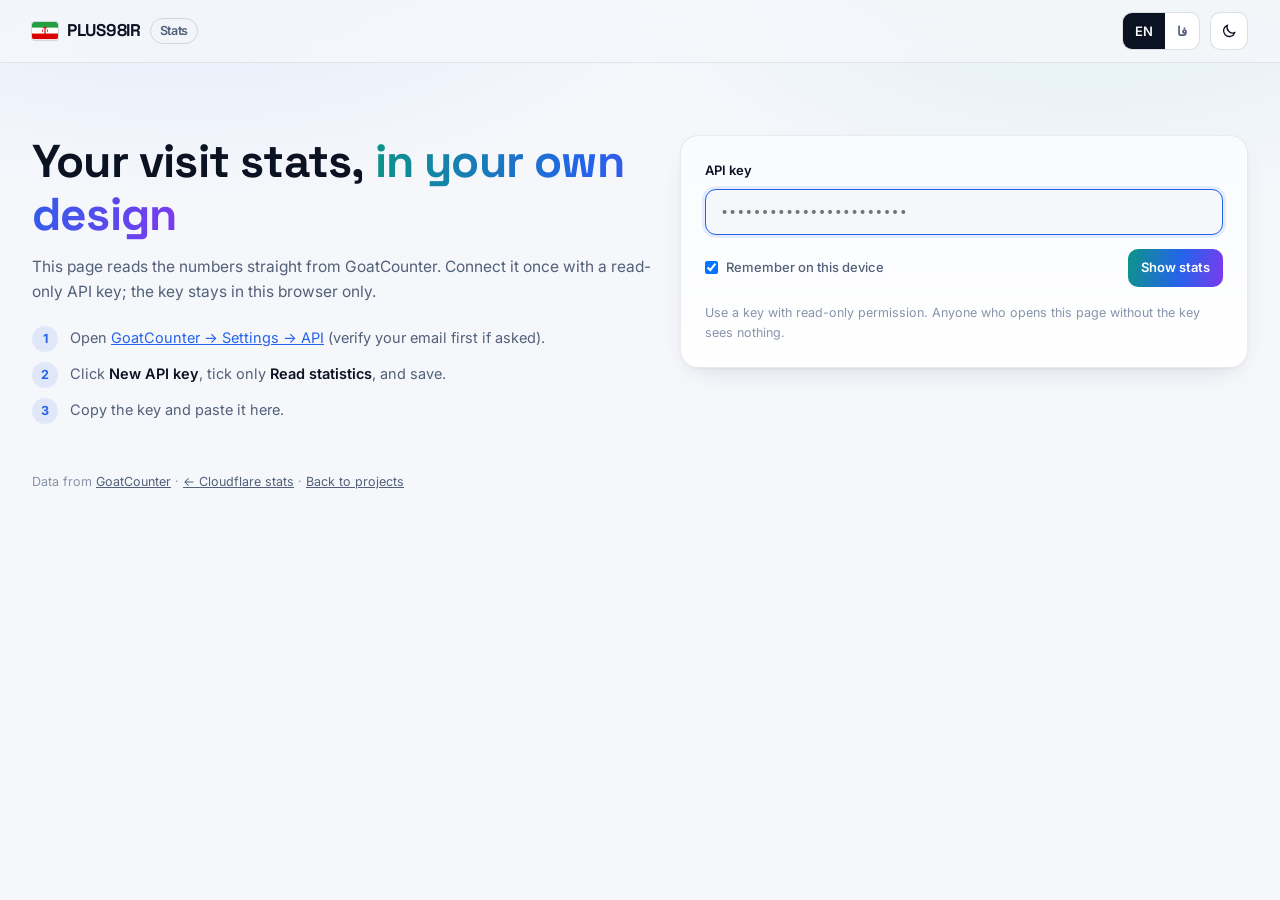
<file: cp-cah0hbbnvt/stats-gc.html>
<!DOCTYPE html>
<html lang="en" dir="ltr">
<head>
<meta name="robots" content="noindex, nofollow">
<script>if(window.self!==window.top){document.documentElement.className+=" embed";document.documentElement.setAttribute("data-theme","dark");}</script>
<meta charset="UTF-8">
<meta name="viewport" content="width=device-width, initial-scale=1.0">
<title>PLUS98IR — Stats</title>
<meta name="robots" content="noindex, nofollow">
<meta name="referrer" content="no-referrer">
<meta name="color-scheme" content="dark light">
<meta name="theme-color" content="#05070d">
<link rel="icon" href="../icon.svg" type="image/svg+xml">
<link rel="apple-touch-icon" href="../apple-touch-icon.png">
<link rel="preconnect" href="https://fonts.googleapis.com">
<link rel="preconnect" href="https://fonts.gstatic.com" crossorigin>
<link href="https://fonts.googleapis.com/css2?family=Space+Grotesk:wght@500;600;700&family=Inter:wght@400;500;600;700&family=Vazirmatn:wght@400;500;600;700;800&display=swap" rel="stylesheet">
<style>
/* ===== tokens: same palette as the projects page ===== */
:root{
  --bg:#f5f7fb; --surface:#ffffff; --surface2:#f9fbfe;
  --line:rgba(15,23,42,.08); --line2:rgba(15,23,42,.14);
  --fg:#0b1222; --mut:#526079; --dim:#8794aa;
  --a1:#0d9488; --a2:#2563eb; --a3:#7c3aed; --bad:#dc2626; --good:#059669;
  --grad:linear-gradient(100deg,#0d9488,#2563eb 55%,#7c3aed);
  --shadow:0 1px 2px rgba(15,23,42,.05),0 10px 30px -14px rgba(15,23,42,.18);
  --chip:rgba(15,23,42,.045); --glow1:rgba(37,99,235,.10); --glow2:rgba(13,148,136,.09);
  --bar:#2563eb; --bar-h:#1d4ed8; --track:rgba(37,99,235,.10); --grid:rgba(15,23,42,.07);
  --flag-g:#239f40; --flag-r:#da0000;
  --font:Inter,-apple-system,BlinkMacSystemFont,"Segoe UI",Roboto,sans-serif;
  --display:"Space Grotesk",Inter,sans-serif;
}
@media (prefers-color-scheme: dark){
  :root:not([data-theme="light"]){
    --bg:#05070d; --surface:#0c111c; --surface2:#101727;
    --line:rgba(255,255,255,.07); --line2:rgba(255,255,255,.13);
    --fg:#eef3fb; --mut:#94a3bd; --dim:#5e6c85;
    --a1:#2dd4bf; --a2:#60a5fa; --a3:#a78bfa; --bad:#f87171; --good:#34d399;
    --grad:linear-gradient(100deg,#2dd4bf,#60a5fa 55%,#a78bfa);
    --shadow:0 1px 2px rgba(0,0,0,.4),0 18px 40px -22px rgba(0,0,0,.9);
    --chip:rgba(255,255,255,.055); --glow1:rgba(96,165,250,.14); --glow2:rgba(45,212,191,.10);
    --bar:#60a5fa; --bar-h:#93c5fd; --track:rgba(96,165,250,.12); --grid:rgba(255,255,255,.06);
  }
}
:root[data-theme="dark"]{
  --bg:#05070d; --surface:#0c111c; --surface2:#101727;
  --line:rgba(255,255,255,.07); --line2:rgba(255,255,255,.13);
  --fg:#eef3fb; --mut:#94a3bd; --dim:#5e6c85;
  --a1:#2dd4bf; --a2:#60a5fa; --a3:#a78bfa; --bad:#f87171; --good:#34d399;
  --grad:linear-gradient(100deg,#2dd4bf,#60a5fa 55%,#a78bfa);
  --shadow:0 1px 2px rgba(0,0,0,.4),0 18px 40px -22px rgba(0,0,0,.9);
  --chip:rgba(255,255,255,.055); --glow1:rgba(96,165,250,.14); --glow2:rgba(45,212,191,.10);
  --bar:#60a5fa; --bar-h:#93c5fd; --track:rgba(96,165,250,.12); --grid:rgba(255,255,255,.06);
}
html[lang="fa"]{--font:Vazirmatn,Inter,system-ui,sans-serif;--display:Vazirmatn,"Space Grotesk",sans-serif}

*{box-sizing:border-box;margin:0;padding:0}
[hidden]{display:none!important}
html{-webkit-text-size-adjust:100%}
body{background:var(--bg);color:var(--fg);font-family:var(--font);font-size:14.5px;line-height:1.6;
  -webkit-font-smoothing:antialiased;min-height:100vh;
  background-image:radial-gradient(900px 480px at 15% -10%,var(--glow1),transparent 60%),
                   radial-gradient(800px 440px at 85% -5%,var(--glow2),transparent 60%);
  background-attachment:fixed}
a{color:inherit}
button,input{font:inherit}
.num{font-family:"Space Grotesk",Inter,sans-serif;font-variant-numeric:tabular-nums}
html[lang="fa"] .num{font-family:Vazirmatn,Inter,sans-serif}

/* ===== nav ===== */
.nav{position:sticky;top:0;z-index:40;background:color-mix(in srgb,var(--bg) 82%,transparent);backdrop-filter:blur(14px);border-bottom:1px solid var(--line)}
@supports not (background:color-mix(in srgb,red,blue)){.nav{background:var(--bg)}}
.navin{display:flex;align-items:center;gap:10px;height:62px;padding:0 32px}
.brand{display:inline-flex;align-items:center;gap:9px;text-decoration:none;font-family:"Space Grotesk",Inter,sans-serif;font-weight:700;font-size:17px;letter-spacing:-.3px}
.brand svg{width:26px;height:auto;border-radius:3px;box-shadow:0 0 0 1px var(--line2)}
.brand small{font-family:var(--font);font-weight:600;font-size:12.5px;color:var(--mut);padding:2px 9px;border:1px solid var(--line2);border-radius:999px}
.sp{flex:1}
.btn{display:inline-flex;align-items:center;justify-content:center;gap:7px;cursor:pointer;height:38px;
  border:1px solid var(--line2);background:var(--surface);color:var(--fg);border-radius:10px;padding:0 13px;
  font-size:13px;font-weight:600;text-decoration:none;transition:.16s;white-space:nowrap}
.btn:hover{border-color:var(--a2)}
.btn svg{width:16px;height:16px;flex:0 0 auto}
.btn.icon{width:38px;padding:0}
.btn.primary{background:var(--grad);border:0;color:#fff}
.btn.spin svg{animation:spin .8s linear infinite}
@keyframes spin{to{transform:rotate(360deg)}}
.seg{display:inline-flex;border:1px solid var(--line2);border-radius:10px;overflow:hidden;background:var(--surface);height:38px}
.seg button{border:0;background:none;color:var(--mut);padding:0 12px;cursor:pointer;font-size:13px;font-weight:600}
.seg button.on{background:var(--fg);color:var(--bg)}

main{width:100%;padding:24px 32px 48px}

/* ===== gate (token) ===== */
.gate{display:grid;grid-template-columns:minmax(0,1.1fr) minmax(0,1fr);gap:24px;align-items:start;padding-top:clamp(10px,4vw,48px)}
.gate h1{font-family:var(--display);font-size:clamp(28px,4vw,46px);line-height:1.15;letter-spacing:-.8px;margin-bottom:14px}
.gate h1 b{background:var(--grad);-webkit-background-clip:text;background-clip:text;-webkit-text-fill-color:transparent}
.gate .lead{color:var(--mut);font-size:15.5px;margin-bottom:22px}
.steps{list-style:none;counter-reset:s;display:grid;gap:10px}
.steps li{counter-increment:s;display:flex;gap:12px;align-items:flex-start;color:var(--mut)}
.steps li::before{content:counter(s);flex:0 0 26px;height:26px;border-radius:50%;display:grid;place-items:center;
  font-weight:700;font-size:12.5px;color:var(--a2);background:var(--glow1)}
.steps b{color:var(--fg);font-weight:600}
.steps a{color:var(--a2)}
.panel{background:linear-gradient(180deg,var(--surface2),var(--surface));border:1px solid var(--line);border-radius:18px;box-shadow:var(--shadow)}
.form{padding:24px}
.form label{display:block;font-weight:600;font-size:13px;margin-bottom:8px}
.form input[type=password]{width:100%;height:46px;padding:0 14px;border-radius:11px;background:var(--bg);border:1px solid var(--line2);color:var(--fg);direction:ltr;font-family:ui-monospace,Consolas,monospace;font-size:13.5px}
.form input:focus{outline:none;border-color:var(--a2);box-shadow:0 0 0 3px var(--glow1)}
.form .row{display:flex;align-items:center;justify-content:space-between;gap:12px;margin-top:14px;flex-wrap:wrap}
.form .chk{display:inline-flex;align-items:center;gap:8px;color:var(--mut);font-size:13px;cursor:pointer;font-weight:500;margin:0}
.form .note{margin-top:16px;font-size:12.5px;color:var(--dim)}
.err{margin-top:12px;color:var(--bad);font-size:13px;font-weight:600}

/* ===== toolbar ===== */
.tool{display:flex;align-items:center;gap:10px;flex-wrap:wrap;margin-bottom:20px}
.tool h1{font-family:var(--display);font-size:clamp(22px,2.4vw,30px);letter-spacing:-.4px;line-height:1.2;margin-inline-end:8px}
.chips{display:flex;gap:6px;flex-wrap:wrap}
.chip{cursor:pointer;border:1px solid var(--line);background:var(--chip);color:var(--mut);height:34px;border-radius:999px;padding:0 13px;font-size:12.5px;font-weight:600;transition:.15s}
.chip:hover{color:var(--fg);border-color:var(--line2)}
.chip.on{background:var(--fg);border-color:var(--fg);color:var(--bg)}
.filter{display:inline-flex;align-items:center;gap:8px;height:34px;padding:0 6px 0 12px;border-radius:999px;background:var(--glow1);color:var(--a2);font-weight:600;font-size:12.5px}
html[dir="rtl"] .filter{padding:0 12px 0 6px}
.filter button{border:0;background:none;color:inherit;cursor:pointer;width:24px;height:24px;border-radius:50%;display:grid;place-items:center}
.filter button:hover{background:var(--glow1)}
.upd{color:var(--dim);font-size:12.5px}

/* ===== KPI tiles ===== */
.kpis{display:grid;grid-template-columns:repeat(4,minmax(0,1fr));gap:16px;margin-bottom:16px}
.kpi{padding:18px 20px}
.kpi span{display:block;color:var(--mut);font-size:12.5px;font-weight:600}
.kpi b{display:block;font-size:clamp(26px,2.8vw,36px);font-weight:700;line-height:1.2;margin:4px 0 2px;letter-spacing:-.5px}
.kpi small{font-size:12.5px;color:var(--dim);font-weight:500;display:block;white-space:nowrap;overflow:hidden;text-overflow:ellipsis}
.kpi .up{color:var(--good);font-weight:700}
.kpi .down{color:var(--bad);font-weight:700}

/* ===== cards ===== */
.card{padding:18px 20px;min-width:0}
.card h2{font-family:var(--display);font-size:16px;font-weight:600;letter-spacing:-.2px;display:flex;align-items:center;justify-content:space-between;gap:10px;margin-bottom:12px}
.card h2 small{font-family:var(--font);font-size:12px;color:var(--dim);font-weight:500}
.grid2{display:grid;grid-template-columns:minmax(0,1.6fr) minmax(0,1fr);gap:16px;margin-top:16px}
.grid3{display:grid;grid-template-columns:repeat(3,minmax(0,1fr));gap:16px;margin-top:16px}

/* chart */
.chart{position:relative;height:260px;direction:ltr}
.chart svg{display:block;width:100%;height:100%;overflow:visible}
.chart .gl{stroke:var(--grid);stroke-width:1}
.chart .yl,.chart .xl{fill:var(--dim);font-size:11px;font-family:var(--font)}
.chart .b{fill:var(--bar);transition:fill .12s}
.chart .col:hover .b,.chart .col.on .b{fill:var(--bar-h)}
.chart .hit{fill:transparent;cursor:default}
.chart .col:hover .hit{fill:var(--chip)}
.tip{position:absolute;pointer-events:none;z-index:5;background:var(--surface);border:1px solid var(--line2);box-shadow:var(--shadow);
  border-radius:10px;padding:7px 11px;font-size:12.5px;white-space:nowrap;transform:translate(-50%,-100%);margin-top:-8px}
.tip b{display:block;font-size:15px}
.tip span{color:var(--mut)}
.empty{display:grid;place-items:center;height:100%;color:var(--dim);font-size:13.5px;text-align:center;padding:20px}

/* ranked bar lists */
.list{display:grid;gap:4px}
.item{position:relative;display:flex;align-items:center;gap:10px;min-height:38px;padding:0 10px;border-radius:9px;isolation:isolate;
  border:0;background:none;color:inherit;width:100%;text-align:start;font-size:13.5px}
button.item{cursor:pointer}
button.item:hover{background:var(--chip)}
button.item.on{box-shadow:inset 0 0 0 1px var(--a2)}
.item .fill{position:absolute;inset:4px auto 4px 0;border-radius:6px;background:var(--track);z-index:-1;transition:width .4s cubic-bezier(.16,1,.3,1)}
html[dir="rtl"] .item .fill{inset:4px 0 4px auto}
.item .nm{flex:1;min-width:0;overflow:hidden;text-overflow:ellipsis;white-space:nowrap;text-align:left}
html[dir="rtl"] .item .nm{text-align:right}
.item .nm small{color:var(--dim);margin-inline-start:8px;font-size:12px;direction:ltr;unicode-bidi:isolate}
.item .ct{font-weight:600}
.item .pc{color:var(--dim);font-size:12px;width:42px;text-align:end}
.sub{padding-inline-start:18px}
.sub .item{min-height:32px;font-size:12.5px}
.more{margin-top:8px;border:0;background:none;color:var(--a2);font-weight:600;font-size:12.5px;cursor:pointer}
.none{color:var(--dim);font-size:13px;padding:10px}

.sk{background:var(--chip);border-radius:8px;animation:pulse 1.5s ease-in-out infinite}
@keyframes pulse{0%,100%{opacity:.5}50%{opacity:1}}
@media(prefers-reduced-motion:reduce){*{animation:none!important;transition:none!important}}
.banner{padding:14px 18px;border-radius:12px;border:1px solid color-mix(in srgb,var(--bad) 40%,transparent);background:color-mix(in srgb,var(--bad) 8%,transparent);color:var(--fg);margin-bottom:16px;font-size:13.5px}

footer{color:var(--dim);font-size:12.5px;padding:0 32px 30px}
footer a{color:var(--mut)}

@media(max-width:1100px){
  .grid3{grid-template-columns:repeat(2,minmax(0,1fr))}
  .grid2{grid-template-columns:minmax(0,1fr)}
}
@media(max-width:800px){
  .gate{grid-template-columns:minmax(0,1fr)}
  .kpis{grid-template-columns:repeat(2,minmax(0,1fr))}
}
@media(max-width:700px){
  main{padding:16px}
  .navin{padding:0 16px;height:58px}
  footer{padding:0 16px 24px}
  .btn .lbl{display:none}
  .btn:not(.primary){width:38px;padding:0}
  .grid3{grid-template-columns:minmax(0,1fr)}
  .chart{height:210px}
  .kpi{padding:14px 16px}
  .chips{width:100%;overflow-x:auto;flex-wrap:nowrap}
  .chip{flex:0 0 auto}
}
.embed header.nav,.embed footer{display:none!important}
html.embed,.embed body{background:#05070d!important;background-image:none!important;min-height:0;color-scheme:dark}
.embed main{padding-top:4px!important;padding-left:0!important;padding-right:0!important}
:root.embed{--a1:#ff5d6c;--a2:#ff3b4a;--a3:#ff8a94;--grad:linear-gradient(100deg,#ff8a94,#ff3b4a 55%,#b3121f);
  --bar:#ff3b4a;--bar-h:#ff6b77;--track:rgba(255,59,74,.12);--glow1:rgba(255,59,74,.12);--glow2:rgba(255,59,74,.06)}
</style>
</head>
<body>

<svg width="0" height="0" style="position:absolute" aria-hidden="true">
  <defs>
    <clipPath id="fc"><rect width="36" height="24" rx="2.4"/></clipPath>
    <symbol id="iran" viewBox="0 0 36 24">
      <g clip-path="url(#fc)">
        <rect width="36" height="8" fill="var(--flag-g)"/>
        <rect y="8" width="36" height="8" fill="#fff"/>
        <rect y="16" width="36" height="8" fill="var(--flag-r)"/>
        <g fill="var(--flag-r)">
          <rect x="17.15" y="6.9" width="1.7" height="10.2" rx=".85"/>
          <rect x="15.2" y="7.4" width="5.6" height="1.35" rx=".67"/>
          <path d="M14.75 9.6c-1.25 1.6-1.25 3.2 0 4.8.55-1.6.55-3.2 0-4.8z"/>
          <path d="M21.25 9.6c1.25 1.6 1.25 3.2 0 4.8-.55-1.6-.55-3.2 0-4.8z"/>
        </g>
      </g>
    </symbol>
  </defs>
</svg>

<header class="nav">
  <div class="navin">
    <a class="brand" href="../"><svg viewBox="0 0 36 24"><use href="#iran"/></svg>PLUS98IR <small data-i="stats">Stats</small></a>
    <div class="sp"></div>
    <div class="seg" role="group" aria-label="Language">
      <button type="button" data-lang="en">EN</button><button type="button" data-lang="fa">فا</button>
    </div>
    <button class="btn icon" id="theme" type="button" aria-label="Toggle theme">
      <svg id="themeicon" viewBox="0 0 24 24" fill="none" stroke="currentColor" stroke-width="2" stroke-linecap="round"></svg>
    </button>
    <button class="btn" id="logout" type="button" hidden>
      <svg viewBox="0 0 24 24" fill="none" stroke="currentColor" stroke-width="2" stroke-linecap="round" stroke-linejoin="round"><path d="M15 4h3a2 2 0 0 1 2 2v12a2 2 0 0 1-2 2h-3M10 17l5-5-5-5M15 12H4"/></svg>
      <span class="lbl" data-i="logout">Disconnect</span>
    </button>
  </div>
</header>

<main>
  <!-- ============ token gate ============ -->
  <section class="gate" id="gate" hidden>
    <div>
      <h1 data-i="g_title" data-html="1">Your visit stats, <b>in your own design</b></h1>
      <p class="lead" data-i="g_lead">This page reads the numbers straight from GoatCounter. Connect it once with a read-only API key; the key stays in this browser only.</p>
      <ol class="steps">
        <li><span data-i="g_s1" data-html="1">Open <a href="https://plus98.goatcounter.com/user/api" target="_blank" rel="noopener">GoatCounter → Settings → API</a> (verify your email first if asked).</span></li>
        <li><span data-i="g_s2" data-html="1">Click <b>New API key</b>, tick only <b>Read statistics</b>, and save.</span></li>
        <li><span data-i="g_s3" data-html="1">Copy the key and paste it here.</span></li>
      </ol>
    </div>
    <form class="panel form" id="tokform" autocomplete="off">
      <label for="tok" data-i="g_label">API key</label>
      <input id="tok" type="password" spellcheck="false" placeholder="•••••••••••••••••••••••">
      <div class="row">
        <label class="chk"><input type="checkbox" id="remember" checked> <span data-i="g_remember">Remember on this device</span></label>
        <button class="btn primary" type="submit"><span data-i="g_go">Show stats</span></button>
      </div>
      <div class="err" id="tokerr" hidden></div>
      <p class="note" data-i="g_note">Use a key with read-only permission. Anyone who opens this page without the key sees nothing.</p>
    </form>
  </section>

  <!-- ============ dashboard ============ -->
  <section id="dash" hidden>
    <div class="tool">
      <h1 data-i="title">Visit stats</h1>
      <div class="chips" id="ranges"></div>
      <span class="filter" id="filter" hidden><span id="filtername"></span>
        <button type="button" id="clearfilter" aria-label="Clear filter"><svg width="12" height="12" viewBox="0 0 24 24" fill="none" stroke="currentColor" stroke-width="2.6" stroke-linecap="round"><path d="M6 6l12 12M18 6L6 18"/></svg></button>
      </span>
      <div class="sp"></div>
      <span class="upd" id="upd"></span>
      <button class="btn" id="refresh" type="button">
        <svg viewBox="0 0 24 24" fill="none" stroke="currentColor" stroke-width="2" stroke-linecap="round" stroke-linejoin="round"><path d="M20 11a8 8 0 1 0-2.3 5.7M20 4v7h-7"/></svg>
        <span class="lbl" data-i="refresh">Refresh</span>
      </button>
    </div>

    <div id="banner"></div>

    <div class="kpis">
      <div class="panel kpi"><span data-i="k_visits">Visits</span><b class="num" id="k1">–</b><small id="k1s">&nbsp;</small></div>
      <div class="panel kpi"><span data-i="k_avg">Daily average</span><b class="num" id="k2">–</b><small id="k2s">&nbsp;</small></div>
      <div class="panel kpi"><span data-i="k_top">Most visited</span><b id="k3" style="font-size:clamp(20px,2.2vw,26px)">–</b><small id="k3s">&nbsp;</small></div>
      <div class="panel kpi"><span data-i="k_clicks">Card clicks</span><b class="num" id="k4">–</b><small id="k4s">&nbsp;</small></div>
    </div>

    <div class="panel card">
      <h2><span id="charttitle" data-i="c_daily">Visits per day</span><small id="chartsub"></small></h2>
      <div class="chart" id="chart"></div>
    </div>

    <div class="grid2">
      <div class="panel card">
        <h2><span data-i="pages">Pages</span><small data-i="pages_hint">click a row to filter</small></h2>
        <div class="list" id="pages"></div>
      </div>
      <div class="panel card">
        <h2><span data-i="events">Opened from the projects page</span></h2>
        <div class="list" id="events"></div>
      </div>
    </div>

    <div class="grid3">
      <div class="panel card"><h2><span data-i="locations">Countries</span><small data-i="loc_hint">click for regions</small></h2><div class="list" id="locations"></div></div>
      <div class="panel card"><h2><span data-i="toprefs">Referrers</span></h2><div class="list" id="toprefs"></div></div>
      <div class="panel card"><h2><span data-i="browsers">Browsers</span></h2><div class="list" id="browsers"></div></div>
      <div class="panel card"><h2><span data-i="systems">Systems</span></h2><div class="list" id="systems"></div></div>
      <div class="panel card"><h2><span data-i="sizes">Screen sizes</span></h2><div class="list" id="sizes"></div></div>
      <div class="panel card"><h2><span data-i="campaigns">Campaigns</span></h2><div class="list" id="campaigns"></div></div>
    </div>
  </section>
</main>

<footer><span data-i="foot">Data from</span> <a href="https://plus98.goatcounter.com" target="_blank" rel="noopener">GoatCounter</a> · <a href="stats.html">← Cloudflare stats</a> · <a href="../" data-i="back">Back to projects</a></footer>

<script>
"use strict";

/* =====================================================================
   CONFIG
   ===================================================================== */
var GC = "https://plus98.goatcounter.com";
var TOKEN_KEY = "p98_gc_token";

/* =====================================================================
   text (EN / FA)
   ===================================================================== */
var T = {
  en: {
    stats:"Stats", logout:"Disconnect", refresh:"Refresh", title:"Visit stats",
    g_title:"Your visit stats, <b>in your own design</b>",
    g_lead:"This page reads the numbers straight from GoatCounter. Connect it once with a read-only API key; the key stays in this browser only.",
    g_s1:'Open <a href="https://plus98.goatcounter.com/user/api" target="_blank" rel="noopener">GoatCounter → Settings → API</a> (verify your email first if asked).',
    g_s2:"Click <b>New API key</b>, tick only <b>Read statistics</b>, and save.",
    g_s3:"Copy the key and paste it here.",
    g_label:"API key", g_remember:"Remember on this device", g_go:"Show stats",
    g_note:"Use a key with read-only permission. Anyone who opens this page without the key sees nothing.",
    r_today:"Today", r_7:"7 days", r_30:"30 days", r_90:"90 days", r_365:"1 year",
    k_visits:"Visits", k_avg:"Daily average", k_top:"Most visited", k_clicks:"Card clicks",
    vs_prev:"vs previous period", no_prev:"no data for the previous period", per_day:"per day", per_hour:"per hour",
    of_total:"of all visits", from_main:"from the projects page",
    c_daily:"Visits per day", c_hourly:"Visits per hour (today)",
    pages:"Pages", pages_hint:"click a row to filter", events:"Opened from the projects page",
    locations:"Countries", loc_hint:"click for regions", toprefs:"Referrers", browsers:"Browsers",
    systems:"Systems", sizes:"Screen sizes", campaigns:"Campaigns",
    home:"Projects page", direct:"Direct / unknown", unknown:"Unknown", none:"Nothing yet",
    showmore:"Show all", showless:"Show less", visits:"visits",
    updated:"Updated", loading:"Loading…",
    e_auth:"The API key was rejected. Check that it is correct and has the “Read statistics” permission.",
    e_rate:"GoatCounter is rate-limiting requests. Wait a minute and press Refresh.",
    e_net:"Could not reach GoatCounter. Check the connection and press Refresh.",
    e_verify:"GoatCounter refused the request. If your email is not verified yet, verify it and try again.",
    foot:"Data from", back:"Back to projects", light:"Light mode", dark:"Dark mode"
  },
  fa: {
    stats:"آمار", logout:"قطع اتصال", refresh:"به‌روزرسانی", title:"آمار بازدید",
    g_title:"آمار بازدید، <b>با طراحی خودت</b>",
    g_lead:"این صفحه عددها را مستقیم از GoatCounter می‌خواند. یک بار با یک کلید API فقط‌خواندنی وصلش کن؛ کلید فقط در همین مرورگر می‌ماند.",
    g_s1:'برو به <a href="https://plus98.goatcounter.com/user/api" target="_blank" rel="noopener">GoatCounter ← Settings ← API</a> (اگر خواست، اول ایمیل را تأیید کن).',
    g_s2:"روی <b>New API key</b> بزن، فقط تیک <b>Read statistics</b> را بزن و ذخیره کن.",
    g_s3:"کلید را کپی کن و این‌جا بگذار.",
    g_label:"کلید API", g_remember:"روی این دستگاه بماند", g_go:"نمایش آمار",
    g_note:"از کلید فقط‌خواندنی استفاده کن. هر کس بدون کلید این صفحه را باز کند چیزی نمی‌بیند.",
    r_today:"امروز", r_7:"۷ روز", r_30:"۳۰ روز", r_90:"۹۰ روز", r_365:"یک سال",
    k_visits:"بازدید", k_avg:"میانگین روزانه", k_top:"پربازدیدترین", k_clicks:"کلیک روی کارت‌ها",
    vs_prev:"نسبت به دورهٔ قبل", no_prev:"برای دورهٔ قبل داده‌ای نیست", per_day:"در روز", per_hour:"در ساعت",
    of_total:"از کل بازدیدها", from_main:"از صفحهٔ پروژه‌ها",
    c_daily:"بازدید روزانه", c_hourly:"بازدید ساعتی (امروز)",
    pages:"صفحه‌ها", pages_hint:"برای فیلتر روی ردیف بزن", events:"باز شده از صفحهٔ پروژه‌ها",
    locations:"کشورها", loc_hint:"برای دیدن استان‌ها بزن", toprefs:"منبع ورود", browsers:"مرورگرها",
    systems:"سیستم‌عامل", sizes:"اندازهٔ صفحه", campaigns:"کمپین‌ها",
    home:"صفحهٔ پروژه‌ها", direct:"مستقیم / نامشخص", unknown:"نامشخص", none:"هنوز چیزی نیست",
    showmore:"نمایش همه", showless:"نمایش کمتر", visits:"بازدید",
    updated:"به‌روزشده", loading:"در حال بارگذاری…",
    e_auth:"کلید API پذیرفته نشد. درست بودنش و داشتن دسترسی «Read statistics» را بررسی کن.",
    e_rate:"GoatCounter درخواست‌ها را محدود کرده. یک دقیقه صبر کن و به‌روزرسانی را بزن.",
    e_net:"به GoatCounter وصل نشد. اتصال را بررسی کن و به‌روزرسانی را بزن.",
    e_verify:"GoatCounter درخواست را رد کرد. اگر ایمیلت هنوز تأیید نشده، تأییدش کن و دوباره امتحان کن.",
    foot:"داده از", back:"بازگشت به پروژه‌ها", light:"حالت روشن", dark:"حالت تیره"
  }
};

/* =====================================================================
   helpers
   ===================================================================== */
var $ = function(s){ return document.querySelector(s); };
function esc(s){ return String(s).replace(/[&<>"']/g,function(c){
  return {"&":"&amp;","<":"&lt;",">":"&gt;",'"':"&quot;","'":"&#39;"}[c]; }); }
function store(kind){ try { return window[kind]; } catch(e){ return null; } }
function ls(k, v){
  var s = store("localStorage"); if (!s) return null;
  try { if (v === undefined) return s.getItem(k); if (v === null) s.removeItem(k); else s.setItem(k, v); } catch(e){}
  return null;
}

var LANG = (function(){
  var q = (location.search.match(/[?&]lang=(en|fa)/) || [])[1];
  return q || ls("p98_lang") || ((navigator.language || "").indexOf("fa") === 0 ? "fa" : "en");
})();
function t(k){ return (T[LANG] && T[LANG][k]) || T.en[k] || k; }
function fmt(n){ try { return Number(n).toLocaleString(LANG === "fa" ? "fa-IR" : "en-US"); } catch(e){ return String(n); } }
function pct(n){ return fmt(Math.round(n)) + (LANG === "fa" ? "٪" : "%"); }

/* project name for a path: "/Smart-Caddy" -> "Smart-Caddy", "/" -> projects page */
function pageName(path){
  var seg = String(path || "").split("/").filter(Boolean)[0];
  return seg ? decodeURIComponent(seg) : t("home");
}

/* =====================================================================
   language + theme (same behaviour as the projects page)
   ===================================================================== */
function applyLang(){
  var h = document.documentElement;
  h.lang = LANG; h.dir = LANG === "fa" ? "rtl" : "ltr";
  var els = document.querySelectorAll("[data-i]");
  for (var i = 0; i < els.length; i++){
    var k = els[i].getAttribute("data-i");
    if (els[i].getAttribute("data-html")) els[i].innerHTML = t(k); else els[i].textContent = t(k);
  }
  var b = document.querySelectorAll(".seg button");
  for (i = 0; i < b.length; i++) b[i].classList.toggle("on", b[i].getAttribute("data-lang") === LANG);
  paintTheme();
  buildRanges();
  if (DATA) renderAll();
}
(function(){
  var b = document.querySelectorAll(".seg button");
  for (var i = 0; i < b.length; i++) b[i].addEventListener("click", function(){
    LANG = this.getAttribute("data-lang"); ls("p98_lang", LANG); applyLang();
  });
})();

var SUN = '<circle cx="12" cy="12" r="4.2"/><path d="M12 2.4v2M12 19.6v2M2.4 12h2M19.6 12h2M5.2 5.2l1.4 1.4M17.4 17.4l1.4 1.4M18.8 5.2l-1.4 1.4M6.6 17.4l-1.4 1.4"/>';
var MOON = '<path d="M20.5 14.5A8.6 8.6 0 0 1 9.5 3.5a8.6 8.6 0 1 0 11 11z"/>';
function darkNow(){
  var a = document.documentElement.getAttribute("data-theme");
  if (a === "dark") return true; if (a === "light") return false;
  return window.matchMedia && window.matchMedia("(prefers-color-scheme: dark)").matches;
}
function paintTheme(){ $("#themeicon").innerHTML = darkNow() ? SUN : MOON; $("#theme").title = darkNow() ? t("light") : t("dark"); }
(function(){
  var saved = ls("p98_theme");
  if (saved === "dark" || saved === "light") document.documentElement.setAttribute("data-theme", saved);
})();
$("#theme").addEventListener("click", function(){
  var next = darkNow() ? "light" : "dark";
  document.documentElement.setAttribute("data-theme", next); ls("p98_theme", next); paintTheme();
});

/* =====================================================================
   token
   ===================================================================== */
var TOKEN = ls(TOKEN_KEY) || (function(){ try { return sessionStorage.getItem(TOKEN_KEY); } catch(e){ return null; } })();

function showGate(msg){
  $("#dash").hidden = true; $("#gate").hidden = false; $("#logout").hidden = true;
  $("#tokerr").hidden = !msg; $("#tokerr").textContent = msg || "";
  setTimeout(function(){ $("#tok").focus(); }, 30);
}
$("#tokform").addEventListener("submit", function(e){
  e.preventDefault();
  var v = $("#tok").value.trim();
  if (!v) return;
  TOKEN = v;
  if ($("#remember").checked) ls(TOKEN_KEY, v);
  else { try { sessionStorage.setItem(TOKEN_KEY, v); } catch(err){} }
  $("#tok").value = "";
  openDash();
});
$("#logout").addEventListener("click", function(){
  ls(TOKEN_KEY, null); try { sessionStorage.removeItem(TOKEN_KEY); } catch(e){}
  TOKEN = null; DATA = null; showGate("");
});

/* =====================================================================
   API
   ===================================================================== */
/* GoatCounter allows 4 API requests per second: run them one by one,
   about 3 a second, and wait + retry when a 429 still comes back */
var QUEUE = [], BUSY = false, GAP = 340;
function wait(ms){ return new Promise(function(ok){ setTimeout(ok, ms); }); }
function api(path, params){
  return new Promise(function(ok, no){ QUEUE.push({ path:path, params:params, ok:ok, no:no }); pump(); });
}
function pump(){
  if (BUSY || !QUEUE.length) return;
  BUSY = true;
  var j = QUEUE.shift();
  apiTry(j.path, j.params, 0).then(j.ok, j.no);
  setTimeout(function(){ BUSY = false; pump(); }, GAP);
}
function apiTry(path, params, n){
  return apiOnce(path, params).catch(function(e){
    if (e.message === "rate" && n < 4) return wait(e.retry || 1200 * (n + 1)).then(function(){ return apiTry(path, params, n + 1); });
    throw e;
  });
}
function apiOnce(path, params){
  var q = [];
  for (var k in params) if (params[k] !== undefined && params[k] !== "") q.push(k + "=" + encodeURIComponent(params[k]));
  return fetch(GC + "/api/v0" + path + (q.length ? "?" + q.join("&") : ""), {
    headers:{ "Authorization":"Bearer " + TOKEN, "Content-Type":"application/json" }
  }).then(function(res){
    if (res.status === 401) throw new Error("auth");
    if (res.status === 403) throw new Error("verify");
    if (res.status === 429){
      var err = new Error("rate"), s = parseInt(res.headers.get("Retry-After") || res.headers.get("X-Rate-Limit-Reset"), 10);
      if (s > 0) err.retry = s * 1000 + 200;
      throw err;
    }
    if (!res.ok) throw new Error("http " + res.status);
    return res.json();
  });
}

/* time ranges; the API wants hour-rounded RFC 3339 times */
var RANGES = [["today",0],["7",7],["30",30],["90",90],["365",365]];
var RANGE = ls("p98_stats_range") || "30";
var FILTER = null;            // {id, path} of the selected page
var DATA = null, REQ = 0;

function iso(d){ return d.toISOString().slice(0, 19) + "Z"; }
function dayStart(d){ var x = new Date(d); x.setUTCHours(0,0,0,0); return x; }
function period(){
  var now = new Date(), end = new Date(now); end.setUTCMinutes(0,0,0); end.setUTCHours(end.getUTCHours() + 1);
  var days = RANGE === "today" ? 1 : parseInt(RANGE, 10);
  var start = dayStart(now); start.setUTCDate(start.getUTCDate() - (days - 1));
  var pstart = new Date(start); pstart.setUTCDate(pstart.getUTCDate() - days);
  return { start:iso(start), end:iso(end), pstart:iso(pstart), pend:iso(start), days:days };
}

function buildRanges(){
  var h = "";
  for (var i = 0; i < RANGES.length; i++){
    var k = RANGES[i][0];
    h += '<button class="chip' + (RANGE === k ? " on" : "") + '" data-r="' + k + '">' + t(k === "today" ? "r_today" : "r_" + k) + "</button>";
  }
  $("#ranges").innerHTML = h;
  var b = $("#ranges").querySelectorAll(".chip");
  for (i = 0; i < b.length; i++) b[i].addEventListener("click", function(){
    RANGE = this.getAttribute("data-r"); ls("p98_stats_range", RANGE); buildRanges(); load();
  });
}

/* =====================================================================
   loading
   ===================================================================== */
var LISTS = ["locations","toprefs","browsers","systems","sizes","campaigns"];

function skeleton(){
  ["#k1","#k2","#k4"].forEach(function(s){ $(s).innerHTML = '<span class="sk" style="display:inline-block;width:70px;height:30px"></span>'; });
  $("#k3").innerHTML = '<span class="sk" style="display:inline-block;width:120px;height:26px"></span>';
  var rows = ""; for (var i = 0; i < 5; i++) rows += '<div class="sk" style="height:30px;margin:4px 0;width:' + (90 - i * 12) + '%"></div>';
  ["#pages","#events"].concat(LISTS.map(function(x){ return "#" + x; })).forEach(function(s){ $(s).innerHTML = rows; });
  $("#chart").innerHTML = '<div class="sk" style="height:100%"></div>';
}

function openDash(){
  $("#gate").hidden = true; $("#dash").hidden = false; $("#logout").hidden = false;
  load();
}

function load(){
  var my = ++REQ, p = period();
  var filt = FILTER ? { include_paths:FILTER.id } : {};
  $("#refresh").classList.add("spin");
  $("#banner").innerHTML = "";
  $("#upd").textContent = t("loading");
  if (!DATA) skeleton();

  var base = { start:p.start, end:p.end };
  var jobs = [
    api("/stats/hits", { start:p.start, end:p.end, limit:100 }),
    api("/stats/hits", { start:p.pstart, end:p.pend, limit:100 }).catch(function(){ return null; })
  ];
  LISTS.forEach(function(name){
    jobs.push(api("/stats/" + name, Object.assign({ limit:50 }, base, filt)).catch(function(e){
      if (e.message === "auth" || e.message === "verify") throw e;
      return { stats:[] };
    }));
  });

  Promise.all(jobs).then(function(r){
    if (my !== REQ) return;
    DATA = { p:p, hits:r[0].hits || [], prev:r[1] ? (r[1].hits || []) : null, lists:{} };
    LISTS.forEach(function(name, i){ DATA.lists[name] = (r[i + 2] && r[i + 2].stats) || []; });
    DATA.at = new Date();
    renderAll();
  }).catch(function(e){
    if (my !== REQ) return;
    var m = e.message;
    if (m === "auth"){ ls(TOKEN_KEY, null); TOKEN = null; DATA = null; showGate(t("e_auth")); return; }
    $("#banner").innerHTML = '<div class="banner">' + esc(t(m === "rate" ? "e_rate" : m === "verify" ? "e_verify" : "e_net")) + "</div>";
    $("#upd").textContent = "";
  }).then(function(){ if (my === REQ) $("#refresh").classList.remove("spin"); });
}
$("#refresh").addEventListener("click", load);
$("#clearfilter").addEventListener("click", function(){ FILTER = null; load(); });

/* =====================================================================
   rendering
   ===================================================================== */
function sumCount(list, ev){ var s = 0; (list || []).forEach(function(h){ if (!!h.event === ev) s += h.count || 0; }); return s; }

/* per-day (or per-hour for today) series for all pages or the filtered one */
function series(){
  var p = DATA.p, map = {}, keys = [], i;
  var start = new Date(p.start);
  if (RANGE === "today"){
    for (i = 0; i < 24; i++){ keys.push(i); map[i] = 0; }
  } else {
    for (i = 0; i < p.days; i++){
      var d = new Date(start); d.setUTCDate(d.getUTCDate() + i);
      var k = d.toISOString().slice(0, 10); keys.push(k); map[k] = 0;
    }
  }
  DATA.hits.forEach(function(h){
    if (h.event) return;
    if (FILTER && h.path_id !== FILTER.id) return;
    (h.stats || []).forEach(function(s){
      if (RANGE === "today"){
        if (s.day === p.start.slice(0, 10))
          (s.hourly || []).forEach(function(v, hr){ if (hr in map) map[hr] += v || 0; });
      } else if (s.day in map) map[s.day] += s.daily || 0;
    });
  });
  return keys.map(function(k){ return { k:k, v:map[k] }; });
}

function renderAll(){
  var hits = DATA.hits, pages = hits.filter(function(h){ return !h.event; }), events = hits.filter(function(h){ return h.event; });
  var sel = FILTER ? pages.filter(function(h){ return h.path_id === FILTER.id; }) : pages;
  var visits = sumCount(sel, false);
  var all = sumCount(hits, false);

  /* filter pill */
  $("#filter").hidden = !FILTER;
  if (FILTER) $("#filtername").textContent = pageName(FILTER.path);

  /* KPI 1: visits + change */
  $("#k1").textContent = fmt(visits);
  var prevList = DATA.prev, k1s = "&nbsp;";
  if (prevList){
    var pv = sumCount(FILTER ? prevList.filter(function(h){ return h.path_id === FILTER.id; }) : prevList, false);
    if (pv > 0){
      var ch = (visits - pv) / pv * 100;
      k1s = '<span class="' + (ch >= 0 ? "up" : "down") + '">' + (ch >= 0 ? "▲ " : "▼ ") + pct(Math.abs(ch)) + "</span> " + esc(t("vs_prev"));
    } else k1s = esc(t("no_prev"));
  }
  $("#k1s").innerHTML = k1s;

  /* KPI 2: average */
  var ser = series();
  if (RANGE === "today"){
    var hrs = new Date().getUTCHours() + 1;
    $("#k2").textContent = fmt(Math.round(visits / hrs * 10) / 10);
    $("#k2s").textContent = t("per_hour");
  } else {
    $("#k2").textContent = fmt(Math.round(visits / DATA.p.days * 10) / 10);
    $("#k2s").textContent = t("per_day");
  }

  /* KPI 3: top page */
  var top = pages.slice().sort(function(a, b){ return b.count - a.count; })[0];
  if (top && top.count){
    $("#k3").textContent = pageName(top.path);
    $("#k3s").textContent = fmt(top.count) + " " + t("visits") + " · " + pct(all ? top.count / all * 100 : 0) + " " + t("of_total");
  } else { $("#k3").textContent = "–"; $("#k3s").innerHTML = "&nbsp;"; }

  /* KPI 4: card clicks */
  $("#k4").textContent = fmt(sumCount(events, true));
  $("#k4s").textContent = t("from_main");

  /* chart */
  $("#charttitle").textContent = t(RANGE === "today" ? "c_hourly" : "c_daily");
  $("#chartsub").textContent = FILTER ? pageName(FILTER.path) : "";
  drawChart(ser);

  /* pages */
  renderList("#pages", pages.map(function(h){
    return { key:h.path_id, name:pageName(h.path), sub:h.path, count:h.count, on:FILTER && FILTER.id === h.path_id, raw:h };
  }), { click:function(it){
    FILTER = (FILTER && FILTER.id === it.raw.path_id) ? null : { id:it.raw.path_id, path:it.raw.path };
    load();
  }, limit:12 });

  /* events: "open-Smart-Caddy" -> Smart-Caddy */
  renderList("#events", events.map(function(h){
    return { name:h.title || String(h.path).replace(/^open-/, ""), count:h.count };
  }), { limit:12 });

  /* breakdowns */
  renderList("#locations", DATA.lists.locations.map(function(s){ return { name:s.name || t("unknown"), count:s.count, id:s.id }; }),
    { click:toggleRegions, limit:8 });
  renderList("#toprefs", DATA.lists.toprefs.map(function(s){ return { name:s.name || t("direct"), count:s.count }; }), { limit:8 });
  ["browsers","systems","sizes","campaigns"].forEach(function(n){
    renderList("#" + n, DATA.lists[n].map(function(s){ return { name:s.name || t("unknown"), count:s.count }; }), { limit:8 });
  });

  $("#upd").textContent = t("updated") + " " + DATA.at.toLocaleTimeString(LANG === "fa" ? "fa-IR" : "en-US", { hour:"2-digit", minute:"2-digit" });
}

/* ranked list with proportional fills */
function renderList(sel, items, opt){
  var box = $(sel), total = 0, max = 0;
  items.sort(function(a, b){ return b.count - a.count; });
  items.forEach(function(it){ total += it.count; max = Math.max(max, it.count); });
  if (!items.length || !total){ box.innerHTML = '<div class="none">' + esc(t("none")) + "</div>"; return; }
  var open = box.getAttribute("data-open") === "1", lim = opt.limit || 8;
  var shown = open ? items : items.slice(0, lim);
  box.innerHTML = "";
  shown.forEach(function(it){
    var el = document.createElement(opt.click ? "button" : "div");
    if (opt.click) el.type = "button";
    el.className = "item" + (it.on ? " on" : "");
    el.innerHTML = '<span class="fill" style="width:' + (it.count / max * 100).toFixed(1) + '%"></span>' +
      '<span class="nm" dir="auto">' + esc(it.name) + (it.sub && it.sub !== "/" + it.name ? "<small>" + esc(it.sub) + "</small>" : "") + "</span>" +
      '<span class="ct num">' + fmt(it.count) + "</span>" +
      '<span class="pc num">' + pct(it.count / total * 100) + "</span>";
    if (opt.click) el.addEventListener("click", function(){ opt.click(it, el); });
    box.appendChild(el);
  });
  if (items.length > lim){
    var m = document.createElement("button");
    m.type = "button"; m.className = "more"; m.textContent = open ? t("showless") : t("showmore") + " (" + fmt(items.length) + ")";
    m.addEventListener("click", function(){ box.setAttribute("data-open", open ? "0" : "1"); renderList(sel, items, opt); });
    box.appendChild(m);
  }
}

/* country -> regions, loaded on demand */
function toggleRegions(it, el){
  var next = el.nextElementSibling;
  if (next && next.classList.contains("sub")){ next.remove(); return; }
  var box = document.createElement("div");
  box.className = "sub list";
  box.innerHTML = '<div class="sk" style="height:26px;margin:4px 0;width:70%"></div>';
  el.after(box);
  var p = DATA.p;
  api("/stats/locations/" + encodeURIComponent(it.id), Object.assign({ start:p.start, end:p.end, limit:30 },
      FILTER ? { include_paths:FILTER.id } : {}))
    .then(function(r){
      var id = "reg" + Math.random().toString(36).slice(2); box.id = id;
      renderList("#" + id, (r.stats || []).map(function(s){ return { name:s.name || t("unknown"), count:s.count }; }), { limit:10 });
    })
    .catch(function(){ box.innerHTML = '<div class="none">' + esc(t("e_net")) + "</div>"; });
}

/* =====================================================================
   bar chart (single series: no legend, values on hover)
   ===================================================================== */
var LAST_SER = null;
/* axis top = 4 whole-number steps that just fit the tallest bar */
function niceMax(v){
  var raw = Math.max(1, v / 4), p = Math.pow(10, Math.floor(Math.log10(raw))), steps = [1,2,3,4,5,6,8,10];
  for (var i = 0; i < steps.length; i++) if (steps[i] * p >= raw) return Math.max(4, Math.ceil(steps[i] * p) * 4);
  return 40 * p;
}
function xLabel(k, short){
  if (typeof k === "number") return String(k).padStart(2, "0") + ":00";
  var d = new Date(k + "T00:00:00Z");
  try {
    return d.toLocaleDateString(LANG === "fa" ? "fa-IR" : "en-US",
      short ? { month:"short", day:"numeric", timeZone:"UTC" } : { weekday:"short", month:"short", day:"numeric", timeZone:"UTC" });
  } catch(e){ return k; }
}
function drawChart(ser){
  LAST_SER = ser;
  var box = $("#chart"), W = box.clientWidth, H = box.clientHeight;
  var total = ser.reduce(function(a, b){ return a + b.v; }, 0);
  if (!total){ box.innerHTML = '<div class="empty">' + esc(t("none")) + "</div>"; return; }

  var padL = 34, padR = 6, padT = 10, padB = 24;
  var cw = W - padL - padR, ch = H - padT - padB;
  var max = niceMax(Math.max.apply(null, ser.map(function(s){ return s.v; })));
  var n = ser.length, slot = cw / n, gap = Math.max(2, Math.min(slot * .28, 10)), bw = Math.max(1, slot - gap);
  var s = '<svg viewBox="0 0 ' + W + " " + H + '" role="img" aria-label="' + esc(t("c_daily")) + '">';

  for (var g = 0; g <= 4; g++){
    var y = padT + ch - ch * g / 4;
    s += '<line class="gl" x1="' + padL + '" x2="' + (W - padR) + '" y1="' + y + '" y2="' + y + '"/>';
    s += '<text class="yl" x="' + (padL - 8) + '" y="' + (y + 4) + '" text-anchor="end">' + fmt(max * g / 4) + "</text>";
  }
  var every = Math.max(1, Math.ceil(n / Math.max(2, Math.floor(cw / 70))));
  for (var i = 0; i < n; i++){
    var v = ser[i].v, h = v ? Math.max(2, ch * v / max) : 0;
    var x = padL + i * slot + gap / 2, yb = padT + ch, r = Math.min(4, bw / 2, h);
    s += '<g class="col" data-i="' + i + '">';
    s += '<rect class="hit" x="' + (padL + i * slot) + '" y="' + padT + '" width="' + slot + '" height="' + ch + '" rx="4"/>';
    if (h){
      // rounded data-end on top, square on the baseline
      s += '<path class="b" d="M' + x + " " + yb + "V" + (yb - h + r) + "Q" + x + " " + (yb - h) + " " + (x + r) + " " + (yb - h) +
           "H" + (x + bw - r) + "Q" + (x + bw) + " " + (yb - h) + " " + (x + bw) + " " + (yb - h + r) + "V" + yb + 'Z"/>';
    }
    s += "</g>";
    if (i % every === 0)
      s += '<text class="xl" x="' + (padL + i * slot + slot / 2) + '" y="' + (H - 6) + '" text-anchor="middle">' + esc(xLabel(ser[i].k, true)) + "</text>";
  }
  s += "</svg>";
  box.innerHTML = s + '<div class="tip" hidden></div>';

  var tip = box.querySelector(".tip");
  var cols = box.querySelectorAll(".col");
  for (i = 0; i < cols.length; i++){
    cols[i].addEventListener("mouseenter", function(){
      var k = +this.getAttribute("data-i"), it = ser[k];
      var cx = padL + k * slot + slot / 2, top = padT + ch - (it.v ? Math.max(2, ch * it.v / max) : 0);
      tip.innerHTML = "<b class=\"num\">" + fmt(it.v) + "</b><span>" + esc(xLabel(it.k, false)) + "</span>";
      tip.hidden = false;
      var tw = tip.offsetWidth;
      tip.style.left = Math.min(Math.max(cx, tw / 2), W - tw / 2) + "px";
      tip.style.top = top + "px";
    });
    cols[i].addEventListener("mouseleave", function(){ tip.hidden = true; });
  }
}
var rz = null;
window.addEventListener("resize", function(){ clearTimeout(rz); rz = setTimeout(function(){ if (LAST_SER && !$("#dash").hidden) drawChart(LAST_SER); }, 120); });

/* =====================================================================
   start
   ===================================================================== */
applyLang();
if (TOKEN) openDash(); else showGate("");
</script>
</body>
</html>
</file>
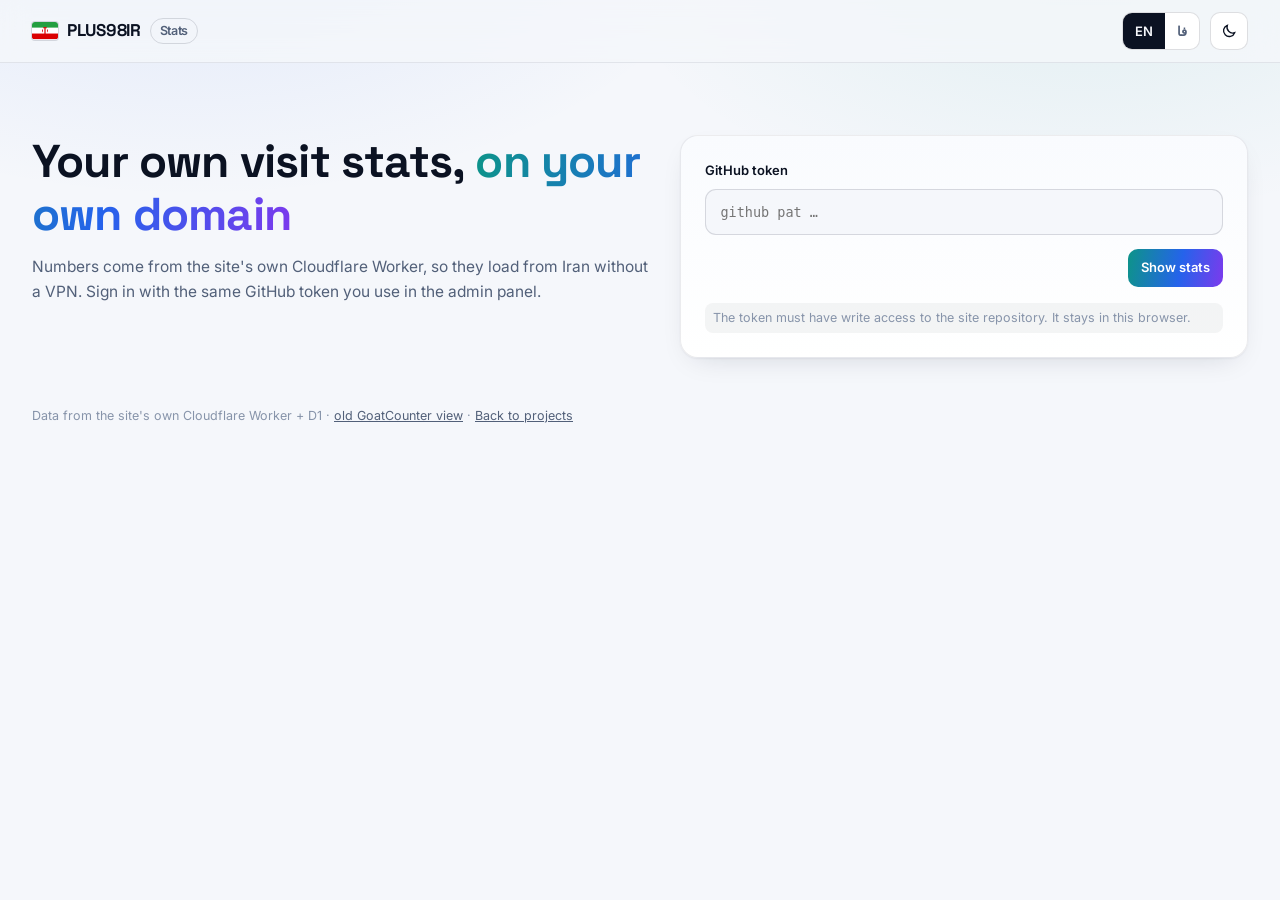
<file: cp-cah0hbbnvt/stats.html>
<!DOCTYPE html>
<html lang="en" dir="ltr">
<head>
<meta name="robots" content="noindex, nofollow">
<script>if(window.self!==window.top){document.documentElement.className+=" embed";document.documentElement.setAttribute("data-theme","dark");}</script>
<meta charset="UTF-8">
<meta name="viewport" content="width=device-width, initial-scale=1.0">
<title>PLUS98IR — Stats</title>
<meta name="robots" content="noindex, nofollow">
<meta name="referrer" content="no-referrer">
<meta name="color-scheme" content="dark light">
<meta name="theme-color" content="#05070d">
<link rel="icon" href="../icon.svg" type="image/svg+xml">
<link rel="apple-touch-icon" href="../apple-touch-icon.png">
<link rel="preconnect" href="https://fonts.googleapis.com">
<link rel="preconnect" href="https://fonts.gstatic.com" crossorigin>
<link href="https://fonts.googleapis.com/css2?family=Space+Grotesk:wght@500;600;700&family=Inter:wght@400;500;600;700&family=Vazirmatn:wght@400;500;600;700;800&display=swap" rel="stylesheet">
<style>
/* ===== tokens: same palette as the projects page ===== */
:root{
  --bg:#f5f7fb; --surface:#ffffff; --surface2:#f9fbfe;
  --line:rgba(15,23,42,.08); --line2:rgba(15,23,42,.14);
  --fg:#0b1222; --mut:#526079; --dim:#8794aa;
  --a1:#0d9488; --a2:#2563eb; --a3:#7c3aed; --bad:#dc2626; --good:#059669;
  --grad:linear-gradient(100deg,#0d9488,#2563eb 55%,#7c3aed);
  --shadow:0 1px 2px rgba(15,23,42,.05),0 10px 30px -14px rgba(15,23,42,.18);
  --chip:rgba(15,23,42,.045); --glow1:rgba(37,99,235,.10); --glow2:rgba(13,148,136,.09);
  --bar:#2563eb; --bar-h:#1d4ed8; --track:rgba(37,99,235,.10); --grid:rgba(15,23,42,.07);
  --flag-g:#239f40; --flag-r:#da0000;
  --font:Inter,-apple-system,BlinkMacSystemFont,"Segoe UI",Roboto,sans-serif;
  --display:"Space Grotesk",Inter,sans-serif;
}
@media (prefers-color-scheme: dark){
  :root:not([data-theme="light"]){
    --bg:#05070d; --surface:#0c111c; --surface2:#101727;
    --line:rgba(255,255,255,.07); --line2:rgba(255,255,255,.13);
    --fg:#eef3fb; --mut:#94a3bd; --dim:#5e6c85;
    --a1:#2dd4bf; --a2:#60a5fa; --a3:#a78bfa; --bad:#f87171; --good:#34d399;
    --grad:linear-gradient(100deg,#2dd4bf,#60a5fa 55%,#a78bfa);
    --shadow:0 1px 2px rgba(0,0,0,.4),0 18px 40px -22px rgba(0,0,0,.9);
    --chip:rgba(255,255,255,.055); --glow1:rgba(96,165,250,.14); --glow2:rgba(45,212,191,.10);
    --bar:#60a5fa; --bar-h:#93c5fd; --track:rgba(96,165,250,.12); --grid:rgba(255,255,255,.06);
  }
}
:root[data-theme="dark"]{
  --bg:#05070d; --surface:#0c111c; --surface2:#101727;
  --line:rgba(255,255,255,.07); --line2:rgba(255,255,255,.13);
  --fg:#eef3fb; --mut:#94a3bd; --dim:#5e6c85;
  --a1:#2dd4bf; --a2:#60a5fa; --a3:#a78bfa; --bad:#f87171; --good:#34d399;
  --grad:linear-gradient(100deg,#2dd4bf,#60a5fa 55%,#a78bfa);
  --shadow:0 1px 2px rgba(0,0,0,.4),0 18px 40px -22px rgba(0,0,0,.9);
  --chip:rgba(255,255,255,.055); --glow1:rgba(96,165,250,.14); --glow2:rgba(45,212,191,.10);
  --bar:#60a5fa; --bar-h:#93c5fd; --track:rgba(96,165,250,.12); --grid:rgba(255,255,255,.06);
}
html[lang="fa"]{--font:Vazirmatn,Inter,system-ui,sans-serif;--display:Vazirmatn,"Space Grotesk",sans-serif}

*{box-sizing:border-box;margin:0;padding:0}
[hidden]{display:none!important}
html{-webkit-text-size-adjust:100%}
body{background:var(--bg);color:var(--fg);font-family:var(--font);font-size:14.5px;line-height:1.6;
  -webkit-font-smoothing:antialiased;min-height:100vh;
  background-image:radial-gradient(900px 480px at 15% -10%,var(--glow1),transparent 60%),
                   radial-gradient(800px 440px at 85% -5%,var(--glow2),transparent 60%);
  background-attachment:fixed}
a{color:inherit}
button,input{font:inherit}
.num{font-family:"Space Grotesk",Inter,sans-serif;font-variant-numeric:tabular-nums}
html[lang="fa"] .num{font-family:Vazirmatn,Inter,sans-serif}

/* ===== nav ===== */
.nav{position:sticky;top:0;z-index:40;background:color-mix(in srgb,var(--bg) 82%,transparent);backdrop-filter:blur(14px);border-bottom:1px solid var(--line)}
@supports not (background:color-mix(in srgb,red,blue)){.nav{background:var(--bg)}}
.navin{display:flex;align-items:center;gap:10px;height:62px;padding:0 32px}
.brand{display:inline-flex;align-items:center;gap:9px;text-decoration:none;font-family:"Space Grotesk",Inter,sans-serif;font-weight:700;font-size:17px;letter-spacing:-.3px}
.brand svg{width:26px;height:auto;border-radius:3px;box-shadow:0 0 0 1px var(--line2)}
.brand small{font-family:var(--font);font-weight:600;font-size:12.5px;color:var(--mut);padding:2px 9px;border:1px solid var(--line2);border-radius:999px}
.sp{flex:1}
.btn{display:inline-flex;align-items:center;justify-content:center;gap:7px;cursor:pointer;height:38px;
  border:1px solid var(--line2);background:var(--surface);color:var(--fg);border-radius:10px;padding:0 13px;
  font-size:13px;font-weight:600;text-decoration:none;transition:.16s;white-space:nowrap}
.btn:hover{border-color:var(--a2)}
.btn svg{width:16px;height:16px;flex:0 0 auto}
.btn.icon{width:38px;padding:0}
.btn.primary{background:var(--grad);border:0;color:#fff}
.btn.spin svg{animation:spin .8s linear infinite}
@keyframes spin{to{transform:rotate(360deg)}}
.seg{display:inline-flex;border:1px solid var(--line2);border-radius:10px;overflow:hidden;background:var(--surface);height:38px}
.seg button{border:0;background:none;color:var(--mut);padding:0 12px;cursor:pointer;font-size:13px;font-weight:600}
.seg button.on{background:var(--fg);color:var(--bg)}

main{width:100%;padding:24px 32px 48px}

/* ===== gate (token) ===== */
.gate{display:grid;grid-template-columns:minmax(0,1.1fr) minmax(0,1fr);gap:24px;align-items:start;padding-top:clamp(10px,4vw,48px)}
.gate h1{font-family:var(--display);font-size:clamp(28px,4vw,46px);line-height:1.15;letter-spacing:-.8px;margin-bottom:14px}
.gate h1 b{background:var(--grad);-webkit-background-clip:text;background-clip:text;-webkit-text-fill-color:transparent}
.gate .lead{color:var(--mut);font-size:15.5px;margin-bottom:22px}
.steps{list-style:none;counter-reset:s;display:grid;gap:10px}
.steps li{counter-increment:s;display:flex;gap:12px;align-items:flex-start;color:var(--mut)}
.steps li::before{content:counter(s);flex:0 0 26px;height:26px;border-radius:50%;display:grid;place-items:center;
  font-weight:700;font-size:12.5px;color:var(--a2);background:var(--glow1)}
.steps b{color:var(--fg);font-weight:600}
.steps a{color:var(--a2)}
.panel{background:linear-gradient(180deg,var(--surface2),var(--surface));border:1px solid var(--line);border-radius:18px;box-shadow:var(--shadow)}
.form{padding:24px}
.form label{display:block;font-weight:600;font-size:13px;margin-bottom:8px}
.form input[type=password]{width:100%;height:46px;padding:0 14px;border-radius:11px;background:var(--bg);border:1px solid var(--line2);color:var(--fg);direction:ltr;font-family:ui-monospace,Consolas,monospace;font-size:13.5px}
.form input:focus{outline:none;border-color:var(--a2);box-shadow:0 0 0 3px var(--glow1)}
.form .row{display:flex;align-items:center;justify-content:space-between;gap:12px;margin-top:14px;flex-wrap:wrap}
.form .chk{display:inline-flex;align-items:center;gap:8px;color:var(--mut);font-size:13px;cursor:pointer;font-weight:500;margin:0}
.form .note{margin-top:16px;font-size:12.5px;color:var(--dim)}
.err{margin-top:12px;color:var(--bad);font-size:13px;font-weight:600}

/* ===== toolbar ===== */
.tool{display:flex;align-items:center;gap:10px;flex-wrap:wrap;margin-bottom:20px}
.tool h1{font-family:var(--display);font-size:clamp(22px,2.4vw,30px);letter-spacing:-.4px;line-height:1.2;margin-inline-end:8px}
.chips{display:flex;gap:6px;flex-wrap:wrap}
.chip{cursor:pointer;border:1px solid var(--line);background:var(--chip);color:var(--mut);height:34px;border-radius:999px;padding:0 13px;font-size:12.5px;font-weight:600;transition:.15s}
.chip:hover{color:var(--fg);border-color:var(--line2)}
.chip.on{background:var(--fg);border-color:var(--fg);color:var(--bg)}
.filter{display:inline-flex;align-items:center;gap:8px;height:34px;padding:0 6px 0 12px;border-radius:999px;background:var(--glow1);color:var(--a2);font-weight:600;font-size:12.5px}
html[dir="rtl"] .filter{padding:0 12px 0 6px}
.filter button{border:0;background:none;color:inherit;cursor:pointer;width:24px;height:24px;border-radius:50%;display:grid;place-items:center}
.filter button:hover{background:var(--glow1)}
.upd{color:var(--dim);font-size:12.5px}

/* ===== KPI tiles ===== */
.kpis{display:grid;grid-template-columns:repeat(4,minmax(0,1fr));gap:16px;margin-bottom:16px}
.kpi{padding:18px 20px}
.kpi span{display:block;color:var(--mut);font-size:12.5px;font-weight:600}
.kpi b{display:block;font-size:clamp(26px,2.8vw,36px);font-weight:700;line-height:1.2;margin:4px 0 2px;letter-spacing:-.5px}
.kpi small{font-size:12.5px;color:var(--dim);font-weight:500;display:block;white-space:nowrap;overflow:hidden;text-overflow:ellipsis}
.kpi .up{color:var(--good);font-weight:700}
.kpi .down{color:var(--bad);font-weight:700}

/* ===== cards ===== */
.card{padding:18px 20px;min-width:0}
.card h2{font-family:var(--display);font-size:16px;font-weight:600;letter-spacing:-.2px;display:flex;align-items:center;justify-content:space-between;gap:10px;margin-bottom:12px}
.card h2 small{font-family:var(--font);font-size:12px;color:var(--dim);font-weight:500}
.grid2{display:grid;grid-template-columns:minmax(0,1.6fr) minmax(0,1fr);gap:16px;margin-top:16px}
.grid3{display:grid;grid-template-columns:repeat(3,minmax(0,1fr));gap:16px;margin-top:16px}

/* chart */
.chart{position:relative;height:260px;direction:ltr}
.chart svg{display:block;width:100%;height:100%;overflow:visible}
.chart .gl{stroke:var(--grid);stroke-width:1}
.chart .yl,.chart .xl{fill:var(--dim);font-size:11px;font-family:var(--font)}
.chart .b{fill:var(--bar);transition:fill .12s}
.chart .col:hover .b,.chart .col.on .b{fill:var(--bar-h)}
.chart .hit{fill:transparent;cursor:default}
.chart .col:hover .hit{fill:var(--chip)}
.tip{position:absolute;pointer-events:none;z-index:5;background:var(--surface);border:1px solid var(--line2);box-shadow:var(--shadow);
  border-radius:10px;padding:7px 11px;font-size:12.5px;white-space:nowrap;transform:translate(-50%,-100%);margin-top:-8px}
.tip b{display:block;font-size:15px}
.tip span{color:var(--mut)}
.empty{display:grid;place-items:center;height:100%;color:var(--dim);font-size:13.5px;text-align:center;padding:20px}

/* ranked bar lists */
.list{display:grid;gap:4px}
.item{position:relative;display:flex;align-items:center;gap:10px;min-height:38px;padding:0 10px;border-radius:9px;isolation:isolate;
  border:0;background:none;color:inherit;width:100%;text-align:start;font-size:13.5px}
button.item{cursor:pointer}
button.item:hover{background:var(--chip)}
button.item.on{box-shadow:inset 0 0 0 1px var(--a2)}
.item .fill{position:absolute;inset:4px auto 4px 0;border-radius:6px;background:var(--track);z-index:-1;transition:width .4s cubic-bezier(.16,1,.3,1)}
html[dir="rtl"] .item .fill{inset:4px 0 4px auto}
.item .nm{flex:1;min-width:0;overflow:hidden;text-overflow:ellipsis;white-space:nowrap;text-align:left}
html[dir="rtl"] .item .nm{text-align:right}
.item .nm small{color:var(--dim);margin-inline-start:8px;font-size:12px;direction:ltr;unicode-bidi:isolate}
.item .ct{font-weight:600}
.item .pc{color:var(--dim);font-size:12px;width:42px;text-align:end}
.sub{padding-inline-start:18px}
.sub .item{min-height:32px;font-size:12.5px}
.more{margin-top:8px;border:0;background:none;color:var(--a2);font-weight:600;font-size:12.5px;cursor:pointer}
.none{color:var(--dim);font-size:13px;padding:10px}

.sk{background:var(--chip);border-radius:8px;animation:pulse 1.5s ease-in-out infinite}
@keyframes pulse{0%,100%{opacity:.5}50%{opacity:1}}
@media(prefers-reduced-motion:reduce){*{animation:none!important;transition:none!important}}
.banner{padding:14px 18px;border-radius:12px;border:1px solid color-mix(in srgb,var(--bad) 40%,transparent);background:color-mix(in srgb,var(--bad) 8%,transparent);color:var(--fg);margin-bottom:16px;font-size:13.5px}

footer{color:var(--dim);font-size:12.5px;padding:0 32px 30px}
footer a{color:var(--mut)}

@media(max-width:1100px){
  .grid3{grid-template-columns:repeat(2,minmax(0,1fr))}
  .grid2{grid-template-columns:minmax(0,1fr)}
}
@media(max-width:800px){
  .gate{grid-template-columns:minmax(0,1fr)}
  .kpis{grid-template-columns:repeat(2,minmax(0,1fr))}
}
@media(max-width:700px){
  main{padding:16px}
  .navin{padding:0 16px;height:58px}
  footer{padding:0 16px 24px}
  .btn .lbl{display:none}
  .btn:not(.primary){width:38px;padding:0}
  .grid3{grid-template-columns:minmax(0,1fr)}
  .chart{height:210px}
  .kpi{padding:14px 16px}
  .chips{width:100%;overflow-x:auto;flex-wrap:nowrap}
  .chip{flex:0 0 auto}
}
.embed header.nav,.embed footer{display:none!important}
html.embed,.embed body{background:#05070d!important;background-image:none!important;min-height:0;color-scheme:dark}
.embed main{padding-top:4px!important;padding-left:0!important;padding-right:0!important}
:root.embed{--a1:#ff5d6c;--a2:#ff3b4a;--a3:#ff8a94;--grad:linear-gradient(100deg,#ff8a94,#ff3b4a 55%,#b3121f);
  --bar:#ff3b4a;--bar-h:#ff6b77;--track:rgba(255,59,74,.12);--glow1:rgba(255,59,74,.12);--glow2:rgba(255,59,74,.06)}
/* ===== own-stats additions ===== */
:root{--gc:#94a3b8;--gc-h:#64748b;--cf:var(--bar);--cf-h:var(--bar-h);--warn:#d97706}
:root.embed{--gc:#5b6475;--gc-h:#7b8496}
.chart .b.gc{fill:var(--gc)}
.chart .col:hover .b.gc{fill:var(--gc-h)}
.chart .mk{stroke:var(--mut);stroke-width:1.2;stroke-dasharray:3 3}
.chart .mk.switch{stroke:var(--a1);stroke-dasharray:none;stroke-width:1.6}
.chart .mk.incomplete{stroke:var(--warn)}
.chart .ml{fill:var(--mut);font-size:10.5px;font-family:var(--font)}
.chart .ml.switch{fill:var(--a1);font-weight:600}
.chart .ml.incomplete{fill:var(--warn)}
.legend{display:inline-flex;gap:14px;align-items:center;font-size:12px;color:var(--mut);font-weight:500}
.legend i{display:inline-block;width:10px;height:10px;border-radius:3px;margin-inline-end:6px;vertical-align:-1px}
.status{display:flex;flex-wrap:wrap;gap:8px 18px;align-items:center;padding:12px 18px;margin-bottom:16px;font-size:13px;color:var(--mut)}
.status b{color:var(--fg);font-weight:600}
.dot{display:inline-block;width:9px;height:9px;border-radius:50%;margin-inline-end:7px;background:var(--dim);vertical-align:0}
.dot.ok{background:var(--good);box-shadow:0 0 0 3px color-mix(in srgb,var(--good) 25%,transparent)}
.dot.bad{background:var(--bad)}
.dot.warn{background:var(--warn)}
.custom{display:inline-flex;gap:6px;align-items:center}
.custom input,.tools input[type=date],.tools input[type=text],.tools select{height:34px;border-radius:9px;border:1px solid var(--line2);background:var(--bg);color:var(--fg);padding:0 10px;font:inherit;font-size:12.5px;color-scheme:light dark}
.tools{display:grid;grid-template-columns:repeat(3,minmax(0,1fr));gap:16px;margin-top:16px}
.tools .card p{color:var(--mut);font-size:13px;margin-bottom:10px}
.tools .card ol{color:var(--mut);font-size:13px;margin:0 0 12px;padding-inline-start:20px;display:grid;gap:4px}
.tools .card ol b{color:var(--fg)}
.tools .row{display:flex;gap:8px;align-items:center;flex-wrap:wrap;margin-top:8px}
.tools .msg{margin-top:10px;font-size:12.5px;color:var(--mut);min-height:18px}
.tools .msg.err{color:var(--bad);font-weight:600}
.tools .msg.ok{color:var(--good);font-weight:600}
.file{position:relative;overflow:hidden}
.file input{position:absolute;inset:0;opacity:0;cursor:pointer}
.bar{height:6px;border-radius:9px;background:var(--track);overflow:hidden;margin-top:10px}
.bar i{display:block;height:100%;width:0;background:var(--bar);transition:width .2s}
table.cmp{width:100%;border-collapse:collapse;font-size:12.5px}
table.cmp th,table.cmp td{padding:6px 8px;text-align:end;border-bottom:1px solid var(--line)}
table.cmp th:first-child,table.cmp td:first-child{text-align:start}
table.cmp th{color:var(--dim);font-weight:600}
.ltr{direction:ltr;unicode-bidi:isolate;display:inline-block}
.cmpbox{max-height:260px;overflow:auto}
.big{font-family:var(--display);font-size:26px;font-weight:700;color:var(--fg);letter-spacing:-.4px}
.notes{display:grid;gap:4px;margin-top:10px;max-height:190px;overflow:auto}
.note{display:flex;gap:8px;align-items:center;font-size:12.5px;padding:5px 8px;border-radius:8px;background:var(--chip)}
.note span{flex:1;min-width:0;overflow:hidden;text-overflow:ellipsis;white-space:nowrap}
.note small{color:var(--dim)}
.note button{border:0;background:none;color:var(--dim);cursor:pointer;font-size:15px;line-height:1;padding:2px 4px}
.note button:hover{color:var(--bad)}
.chk2{display:flex;gap:9px;align-items:flex-start;color:var(--mut);font-size:13px;cursor:pointer}
.chk2 input{margin-top:3px}
.hint{font-size:12px;color:var(--dim);font-weight:500}
@media(max-width:1100px){.tools{grid-template-columns:repeat(2,minmax(0,1fr))}}
@media(max-width:700px){.tools{grid-template-columns:minmax(0,1fr)}.custom{width:100%}}
</style>
</head>
<body>

<svg width="0" height="0" style="position:absolute" aria-hidden="true">
  <defs>
    <clipPath id="fc"><rect width="36" height="24" rx="2.4"/></clipPath>
    <symbol id="iran" viewBox="0 0 36 24">
      <g clip-path="url(#fc)">
        <rect width="36" height="8" fill="var(--flag-g)"/>
        <rect y="8" width="36" height="8" fill="#fff"/>
        <rect y="16" width="36" height="8" fill="var(--flag-r)"/>
        <g fill="var(--flag-r)">
          <rect x="17.15" y="6.9" width="1.7" height="10.2" rx=".85"/>
          <rect x="15.2" y="7.4" width="5.6" height="1.35" rx=".67"/>
          <path d="M14.75 9.6c-1.25 1.6-1.25 3.2 0 4.8.55-1.6.55-3.2 0-4.8z"/>
          <path d="M21.25 9.6c1.25 1.6 1.25 3.2 0 4.8-.55-1.6-.55-3.2 0-4.8z"/>
        </g>
      </g>
    </symbol>
  </defs>
</svg>

<header class="nav">
  <div class="navin">
    <a class="brand" href="../"><svg viewBox="0 0 36 24"><use href="#iran"/></svg>PLUS98IR <small data-i="stats">Stats</small></a>
    <div class="sp"></div>
    <div class="seg" role="group" aria-label="Language">
      <button type="button" data-lang="en">EN</button><button type="button" data-lang="fa">فا</button>
    </div>
    <button class="btn icon" id="theme" type="button" aria-label="Toggle theme">
      <svg id="themeicon" viewBox="0 0 24 24" fill="none" stroke="currentColor" stroke-width="2" stroke-linecap="round"></svg>
    </button>
    <button class="btn" id="logout" type="button" hidden>
      <svg viewBox="0 0 24 24" fill="none" stroke="currentColor" stroke-width="2" stroke-linecap="round" stroke-linejoin="round"><path d="M15 4h3a2 2 0 0 1 2 2v12a2 2 0 0 1-2 2h-3M10 17l5-5-5-5M15 12H4"/></svg>
      <span class="lbl" data-i="logout">Sign out</span>
    </button>
  </div>
</header>

<main>
  <!-- ============ token gate (normally skipped: the admin panel's token is reused) ============ -->
  <section class="gate" id="gate" hidden>
    <div>
      <h1 data-i="g_title" data-html="1">Your own visit stats, <b>on your own domain</b></h1>
      <p class="lead" data-i="g_lead">Numbers come from the site's own Cloudflare Worker, so they load from Iran without a VPN. Sign in with the same GitHub token you use in the admin panel.</p>
    </div>
    <form class="panel form" id="tokform" autocomplete="off">
      <label for="tok" data-i="g_label">GitHub token</label>
      <input id="tok" type="password" spellcheck="false" placeholder="github_pat_…">
      <div class="row">
        <span></span>
        <button class="btn primary" type="submit"><span data-i="g_go">Show stats</span></button>
      </div>
      <div class="err" id="tokerr" hidden></div>
      <p class="note" data-i="g_note">The token must have write access to the site repository. It stays in this browser.</p>
    </form>
  </section>

  <!-- ============ dashboard ============ -->
  <section id="dash" hidden>
    <div class="tool">
      <h1 data-i="title">Visit stats</h1>
      <div class="chips" id="ranges"></div>
      <span class="custom" id="custom" hidden>
        <input type="date" id="cfrom" aria-label="From"><span>–</span><input type="date" id="cto" aria-label="To">
      </span>
      <span class="filter" id="filter" hidden><span id="filtername"></span>
        <button type="button" id="clearfilter" aria-label="Clear filter"><svg width="12" height="12" viewBox="0 0 24 24" fill="none" stroke="currentColor" stroke-width="2.6" stroke-linecap="round"><path d="M6 6l12 12M18 6L6 18"/></svg></button>
      </span>
      <div class="sp"></div>
      <div class="seg" role="group" id="srcseg">
        <button type="button" data-src="all" data-i="s_all">Combined</button><button type="button" data-src="cf">Cloudflare</button><button type="button" data-src="gc">GoatCounter</button>
      </div>
      <span class="upd" id="upd"></span>
      <button class="btn" id="refresh" type="button">
        <svg viewBox="0 0 24 24" fill="none" stroke="currentColor" stroke-width="2" stroke-linecap="round" stroke-linejoin="round"><path d="M20 11a8 8 0 1 0-2.3 5.7M20 4v7h-7"/></svg>
        <span class="lbl" data-i="refresh">Refresh</span>
      </button>
    </div>

    <div id="banner"></div>
    <div class="panel status" id="status"></div>

    <div class="kpis">
      <div class="panel kpi"><span data-i="k_visits">Page views</span><b class="num" id="k1">–</b><small id="k1s">&nbsp;</small></div>
      <div class="panel kpi"><span data-i="k_uniq">Visitors</span><b class="num" id="k2">–</b><small id="k2s">&nbsp;</small></div>
      <div class="panel kpi"><span data-i="k_avg">Daily average</span><b class="num" id="k3">–</b><small id="k3s">&nbsp;</small></div>
      <div class="panel kpi"><span data-i="k_clicks">Card clicks</span><b class="num" id="k4">–</b><small id="k4s">&nbsp;</small></div>
    </div>

    <div class="panel card">
      <h2><span id="charttitle" data-i="c_daily">Page views per day</span><span class="legend" id="legend"></span></h2>
      <div class="chart" id="chart"></div>
    </div>

    <div class="grid3">
      <div class="panel card"><h2><span data-i="pages">Pages</span><small data-i="pages_hint">click a row to filter</small></h2><div class="list" id="l-path"></div></div>
      <div class="panel card"><h2><span data-i="cards">Opened from the projects page</span></h2><div class="list" id="l-cards"></div></div>
      <div class="panel card"><h2><span data-i="events">Clicks &amp; downloads</span></h2><div class="list" id="l-events"></div></div>
      <div class="panel card"><h2><span data-i="countries">Countries</span><small class="sitewide" data-i="sitewide" hidden>whole site</small></h2><div class="list" id="l-country"></div></div>
      <div class="panel card"><h2><span data-i="cities">Cities</span><small class="sitewide" data-i="sitewide" hidden>whole site</small></h2><div class="list" id="l-city"></div></div>
      <div class="panel card"><h2><span data-i="refs">Referrers</span><small class="sitewide" data-i="sitewide" hidden>whole site</small></h2><div class="list" id="l-ref"></div></div>
      <div class="panel card"><h2><span data-i="browsers">Browsers</span><small class="sitewide" data-i="sitewide" hidden>whole site</small></h2><div class="list" id="l-browser"></div></div>
      <div class="panel card"><h2><span data-i="systems">Systems</span><small class="sitewide" data-i="sitewide" hidden>whole site</small></h2><div class="list" id="l-os"></div></div>
      <div class="panel card"><h2><span data-i="devices">Devices &amp; screens</span><small class="sitewide" data-i="sitewide" hidden>whole site</small></h2><div class="list" id="l-device"></div><div class="list" id="l-screen" style="margin-top:10px"></div></div>
    </div>

    <!-- ============ data tools ============ -->
    <div class="tools">
      <div class="panel card">
        <h2><span data-i="imp_t">Import GoatCounter history</span></h2>
        <ol>
          <li data-i="imp_1" data-html="1">In GoatCounter open <b>Settings → Export</b> and press <b>Start export</b>.</li>
          <li data-i="imp_2" data-html="1">Download the <b>.csv.gz</b> file (link on that page or in the e-mail).</li>
          <li data-i="imp_3" data-html="1">Pick it here. Importing again later only replaces the same days.</li>
        </ol>
        <div class="row">
          <span class="btn primary file"><span data-i="imp_pick">Choose export file</span><input type="file" id="gcfile" multiple accept=".zip,.jsonl,.csv,.gz,application/zip,text/csv,application/gzip"></span>
        </div>
        <div class="bar" id="impbar" hidden><i></i></div>
        <div class="msg" id="impmsg"></div>
      </div>

      <div class="panel card">
        <h2><span data-i="cmp_t">GoatCounter vs Cloudflare</span></h2>
        <p data-i="cmp_p">Days where both counted. Shows how many visits GoatCounter missed (blocked script from Iran).</p>
        <div id="cmp"></div>
      </div>

      <div class="panel card">
        <h2><span data-i="cut_t">Switch-over day</span></h2>
        <p data-i="cut_p">Before this day the combined view and the card counts use GoatCounter, from this day on Cloudflare. Leave it on auto unless the parallel run showed a better day.</p>
        <div class="row">
          <input type="date" id="cutday">
          <button class="btn" type="button" id="cutsave" data-i="save">Save</button>
          <button class="btn" type="button" id="cutauto" data-i="auto">Auto</button>
        </div>
        <div class="msg" id="cutmsg"></div>
      </div>

      <div class="panel card">
        <h2><span data-i="notes_t">Notes on the chart</span></h2>
        <div class="row">
          <input type="date" id="nday">
          <select id="nkind">
            <option value="info" data-i="nk_info">Note</option>
            <option value="incomplete" data-i="nk_inc">Data incomplete</option>
            <option value="switch" data-i="nk_sw">Change</option>
          </select>
        </div>
        <div class="row">
          <input type="text" id="nlabel" maxlength="120" style="flex:1;min-width:0" data-ph="n_ph">
          <button class="btn" type="button" id="nadd" data-i="add">Add</button>
        </div>
        <div class="notes" id="notes"></div>
      </div>

      <div class="panel card">
        <h2><span data-i="bk_t">Backup</span></h2>
        <p data-i="bk_p">Downloads everything (raw visits, daily totals, notes) as one JSON file. Cloudflare also keeps D1 Time Travel: the database can be rolled back to any minute of the last 7 days.</p>
        <div class="row"><button class="btn" type="button" id="bkgo" data-i="bk_go">Download backup</button></div>
        <div class="msg" id="bkmsg"></div>
      </div>

      <div class="panel card">
        <h2><span data-i="me_t">This device</span></h2>
        <label class="chk2"><input type="checkbox" id="notrack"> <span data-i="me_p">Don't count my own visits in this browser (Cloudflare stats only).</span></label>
        <p class="hint" style="margin-top:12px" data-i="me_h">Pages inside the admin panel are never counted.</p>
      </div>
    </div>
  </section>
</main>

<footer><span data-i="foot">Data from the site's own Cloudflare Worker + D1</span> · <a href="stats-gc.html" data-i="oldgc">old GoatCounter view</a> · <a href="../" data-i="back">Back to projects</a></footer>

<script>
"use strict";

/* =====================================================================
   CONFIG
   ===================================================================== */
var TOKEN_KEY = "p98_gh_token";          // same token as the admin panel
var API = "/api/admin/";
var TZ = 210;                            // Tehran, minutes from UTC
var SITE = ["corenetbase.com", "www.corenetbase.com", "plus98ir.dpdns.org", "plus98ir.github.io"];

/* =====================================================================
   text (EN / FA)
   ===================================================================== */
var T = {
  en: {
    stats:"Stats", logout:"Sign out", refresh:"Refresh", title:"Visit stats",
    g_title:"Your own visit stats, <b>on your own domain</b>",
    g_lead:"Numbers come from the site's own Cloudflare Worker, so they load from Iran without a VPN. Sign in with the same GitHub token you use in the admin panel.",
    g_label:"GitHub token", g_go:"Show stats",
    g_note:"The token must have write access to the site repository. It stays in this browser.",
    r_today:"Today", r_7:"7 days", r_30:"30 days", r_90:"90 days", r_365:"1 year", r_all:"All", r_custom:"Custom",
    s_all:"Combined",
    k_visits:"Page views", k_uniq:"Visitors", k_avg:"Daily average", k_clicks:"Card clicks",
    vs_prev:"vs previous period", no_prev:"no data for the previous period", per_day:"page views per day", per_hour:"page views per hour",
    uniq_s:"unique per day, added up", from_main:"from the projects page",
    c_daily:"Page views per day", c_hourly:"Page views per hour (today)",
    pages:"Pages", pages_hint:"click a row to filter", cards:"Opened from the projects page", events:"Clicks & downloads",
    countries:"Countries", cities:"Cities", refs:"Referrers", browsers:"Browsers", systems:"Systems", devices:"Devices & screens",
    sitewide:"whole site",
    home:"Projects page", direct:"Direct / unknown", unknown:"Unknown", none:"Nothing yet",
    mobile:"Mobile", tablet:"Tablet", desktop:"Desktop",
    showmore:"Show all", showless:"Show less", views:"views",
    updated:"Updated", loading:"Loading…",
    st_live:"Cloudflare tracking", st_last:"last visit", st_today:"today", st_never:"no visit recorded yet — is Zaraz set up?",
    st_stale:"nothing for a while", st_gc:"GoatCounter history", st_gc_no:"not imported yet", st_cut:"switch-over",
    ago_m:"{n} min ago", ago_h:"{n} h ago", ago_d:"{n} days ago", just:"just now",
    lg_gc:"GoatCounter", lg_cf:"Cloudflare", m_cut:"Cloudflare from here", m_first:"Cloudflare started",
    e_auth:"The token was rejected. It needs write access to the site repository.",
    e_net:"Could not reach the stats API. Check the connection and press Refresh.",
    imp_t:"Import GoatCounter history",
    imp_1:"In GoatCounter open <b>Settings → Export</b> and press <b>Start export</b>.",
    imp_2:"Download the file it makes (<b>.zip</b>; older exports are <b>.csv.gz</b>).",
    imp_3:"Pick it here as it is (or the <b>.jsonl</b> files from the unzipped folder). Importing again later only replaces the same days.",
    imp_pick:"Choose export file", imp_read:"Reading file…", imp_count:"Counting…",
    imp_up:"Uploading {a} / {b}…", imp_done:"Imported {n} visits from {from} to {to}.",
    imp_bad:"This does not look like a GoatCounter export (.zip with .jsonl files, or .csv / .csv.gz).", imp_empty:"No visits found in the file.",
    cmp_t:"GoatCounter vs Cloudflare", cmp_p:"Days where both counted. Shows how many visits GoatCounter missed (blocked script from Iran).",
    cmp_none:"No overlap yet. Keep GoatCounter on for 2–4 weeks, then import its export again.",
    cmp_more:"Cloudflare sees {p} more page views", cmp_less:"Cloudflare sees {p} fewer page views", cmp_days:"over {n} full days",
    cmp_day:"Day", cmp_diff:"Diff",
    cut_t:"Switch-over day", cut_p:"Before this day the combined view and the card counts use GoatCounter, from this day on Cloudflare. Leave it on auto unless the parallel run showed a better day.",
    cut_now:"Now: {d}", cut_auto:"(auto)", cut_set:"(set by you)", cut_na:"Cloudflare has not recorded anything yet.",
    save:"Save", auto:"Auto", add:"Add", saved:"Saved.",
    notes_t:"Notes on the chart", nk_info:"Note", nk_inc:"Data incomplete", nk_sw:"Change", n_ph:"e.g. Internet outage", n_none:"No notes yet.",
    bk_t:"Backup", bk_p:"Downloads everything (raw visits, daily totals, notes) as one JSON file. Cloudflare also keeps D1 Time Travel: the database can be rolled back to any minute of the last 7 days.",
    bk_go:"Download backup", bk_run:"Collecting {n} rows…", bk_done:"Saved {n} rows.",
    me_t:"This device", me_p:"Don't count my own visits in this browser (Cloudflare stats only).", me_h:"Pages inside the admin panel are never counted.",
    foot:"Data from the site's own Cloudflare Worker + D1", oldgc:"old GoatCounter view", back:"Back to projects",
    light:"Light mode", dark:"Dark mode"
  },
  fa: {
    stats:"آمار", logout:"خروج", refresh:"به‌روزرسانی", title:"آمار بازدید",
    g_title:"آمار بازدید خودت، <b>روی دامنهٔ خودت</b>",
    g_lead:"عددها از Worker خود سایت روی Cloudflare می‌آیند، پس از ایران بدون VPN باز می‌شود. با همان توکن GitHub پنل مدیریت وارد شو.",
    g_label:"توکن GitHub", g_go:"نمایش آمار",
    g_note:"توکن باید دسترسی نوشتن روی مخزن سایت داشته باشد. فقط در همین مرورگر می‌ماند.",
    r_today:"امروز", r_7:"۷ روز", r_30:"۳۰ روز", r_90:"۹۰ روز", r_365:"یک سال", r_all:"همه", r_custom:"دلخواه",
    s_all:"ترکیبی",
    k_visits:"بازدید صفحه", k_uniq:"بازدیدکننده", k_avg:"میانگین روزانه", k_clicks:"کلیک روی کارت‌ها",
    vs_prev:"نسبت به دورهٔ قبل", no_prev:"برای دورهٔ قبل داده‌ای نیست", per_day:"بازدید در روز", per_hour:"بازدید در ساعت",
    uniq_s:"یکتا در هر روز، جمع روزها", from_main:"از صفحهٔ پروژه‌ها",
    c_daily:"بازدید روزانه", c_hourly:"بازدید ساعتی (امروز)",
    pages:"صفحه‌ها", pages_hint:"برای فیلتر روی ردیف بزن", cards:"باز شده از صفحهٔ پروژه‌ها", events:"کلیک‌ها و دانلودها",
    countries:"کشورها", cities:"شهرها", refs:"منبع ورود", browsers:"مرورگرها", systems:"سیستم‌عامل", devices:"دستگاه و اندازهٔ صفحه",
    sitewide:"کل سایت",
    home:"صفحهٔ پروژه‌ها", direct:"مستقیم / نامشخص", unknown:"نامشخص", none:"هنوز چیزی نیست",
    mobile:"موبایل", tablet:"تبلت", desktop:"دسکتاپ",
    showmore:"نمایش همه", showless:"نمایش کمتر", views:"بازدید",
    updated:"به‌روزشده", loading:"در حال بارگذاری…",
    st_live:"ثبت آمار Cloudflare", st_last:"آخرین بازدید", st_today:"امروز", st_never:"هنوز هیچ بازدیدی ثبت نشده — Zaraz تنظیم شده؟",
    st_stale:"مدتی است چیزی نیامده", st_gc:"تاریخچهٔ GoatCounter", st_gc_no:"هنوز وارد نشده", st_cut:"روز جابه‌جایی",
    ago_m:"{n} دقیقه پیش", ago_h:"{n} ساعت پیش", ago_d:"{n} روز پیش", just:"همین حالا",
    lg_gc:"GoatCounter", lg_cf:"Cloudflare", m_cut:"از این‌جا Cloudflare", m_first:"شروع Cloudflare",
    e_auth:"توکن پذیرفته نشد. باید دسترسی نوشتن روی مخزن سایت داشته باشد.",
    e_net:"به API آمار وصل نشد. اتصال را بررسی کن و به‌روزرسانی را بزن.",
    imp_t:"ورود تاریخچهٔ GoatCounter",
    imp_1:"در GoatCounter برو به <b>Settings ← Export</b> و <b>Start export</b> را بزن.",
    imp_2:"فایلی را که می‌سازد دانلود کن (<b>.zip</b>؛ خروجی‌های قدیمی <b>.csv.gz</b> بودند).",
    imp_3:"همان فایل را این‌جا انتخاب کن (یا فایل‌های <b>.jsonl</b> پوشهٔ بازشده). اگر بعداً دوباره وارد کنی، فقط همان روزها جایگزین می‌شوند.",
    imp_pick:"انتخاب فایل خروجی", imp_read:"در حال خواندن فایل…", imp_count:"در حال شمردن…",
    imp_up:"در حال ارسال {a} از {b}…", imp_done:"{n} بازدید از {from} تا {to} وارد شد.",
    imp_bad:"این فایل شبیه خروجی GoatCounter نیست (zip با فایل‌های jsonl، یا csv / csv.gz).", imp_empty:"در فایل بازدیدی پیدا نشد.",
    cmp_t:"GoatCounter در برابر Cloudflare", cmp_p:"روزهایی که هر دو شمرده‌اند. نشان می‌دهد GoatCounter چند بازدید را از دست داده (اسکریپتش از ایران بسته بود).",
    cmp_none:"هنوز روز مشترکی نیست. GoatCounter را ۲ تا ۴ هفته روشن نگه دار، بعد دوباره خروجی‌اش را وارد کن.",
    cmp_more:"Cloudflare {p} بازدید بیشتر می‌بیند", cmp_less:"Cloudflare {p} بازدید کمتر می‌بیند", cmp_days:"در {n} روز کامل",
    cmp_day:"روز", cmp_diff:"اختلاف",
    cut_t:"روز جابه‌جایی", cut_p:"قبل از این روز نمای ترکیبی و عدد کارت‌ها از GoatCounter است و از این روز به بعد از Cloudflare. روی خودکار بماند، مگر دورهٔ موازی روز بهتری نشان دهد.",
    cut_now:"الان: {d}", cut_auto:"(خودکار)", cut_set:"(دستی)", cut_na:"Cloudflare هنوز چیزی ثبت نکرده.",
    save:"ذخیره", auto:"خودکار", add:"افزودن", saved:"ذخیره شد.",
    notes_t:"یادداشت روی نمودار", nk_info:"یادداشت", nk_inc:"دادهٔ ناقص", nk_sw:"تغییر", n_ph:"مثلاً قطعی اینترنت", n_none:"هنوز یادداشتی نیست.",
    bk_t:"پشتیبان", bk_p:"همه‌چیز (بازدیدهای خام، جمع روزانه، یادداشت‌ها) را در یک فایل JSON دانلود می‌کند. Cloudflare هم D1 Time Travel دارد: دیتابیس را می‌شود به هر دقیقه از ۷ روز گذشته برگرداند.",
    bk_go:"دانلود پشتیبان", bk_run:"در حال جمع کردن {n} ردیف…", bk_done:"{n} ردیف ذخیره شد.",
    me_t:"این دستگاه", me_p:"بازدیدهای خودم در این مرورگر شمرده نشود (فقط آمار Cloudflare).", me_h:"صفحه‌های داخل پنل مدیریت هیچ‌وقت شمرده نمی‌شوند.",
    foot:"داده از Worker و D1 خود سایت روی Cloudflare", oldgc:"نمای قدیمی GoatCounter", back:"بازگشت به پروژه‌ها",
    light:"حالت روشن", dark:"حالت تیره"
  }
};

/* =====================================================================
   helpers
   ===================================================================== */
var $ = function(s){ return document.querySelector(s); };
function esc(s){ return String(s).replace(/[&<>"']/g,function(c){
  return {"&":"&amp;","<":"&lt;",">":"&gt;",'"':"&quot;","'":"&#39;"}[c]; }); }
function ls(k, v){
  var s; try { s = window.localStorage; } catch(e){ return null; }
  if (!s) return null;
  try { if (v === undefined) return s.getItem(k); if (v === null) s.removeItem(k); else s.setItem(k, v); } catch(e){}
  return null;
}
var LANG = (function(){
  var q = (location.search.match(/[?&]lang=(en|fa)/) || [])[1];
  return q || ls("p98_lang") || ((navigator.language || "").indexOf("fa") === 0 ? "fa" : "en");
})();
function t(k, vars){
  var s = (T[LANG] && T[LANG][k]) || T.en[k] || k;
  if (vars) for (var v in vars) s = s.split("{" + v + "}").join(vars[v]);
  return s;
}
function loc(){ return LANG === "fa" ? "fa-IR" : "en-US"; }
function fmt(n){ try { return Number(n).toLocaleString(loc()); } catch(e){ return String(n); } }
function pct(n){ return fmt(Math.round(n)) + (LANG === "fa" ? "٪" : "%"); }

/* days are Tehran calendar days, "YYYY-MM-DD" */
function today(){ return new Date(Date.now() + TZ * 60000).toISOString().slice(0, 10); }
function addDays(d, n){ var x = new Date(d + "T00:00:00Z"); x.setUTCDate(x.getUTCDate() + n); return x.toISOString().slice(0, 10); }
function dayDiff(a, b){ return Math.round((Date.parse(b) - Date.parse(a)) / 864e5); }
function dayLabel(d, mode){
  var o = mode === "short" ? { month:"short", day:"numeric", timeZone:"UTC" }
        : mode === "long" ? { weekday:"short", year:"numeric", month:"short", day:"numeric", timeZone:"UTC" }
        : { year:"numeric", month:"short", day:"numeric", timeZone:"UTC" };
  try { return new Date(d + "T00:00:00Z").toLocaleDateString(LANG === "fa" ? "fa-IR-u-ca-persian" : "en-US", o); } catch(e){ return d; }
}
function ago(ts){
  var m = Math.max(0, Math.round((Date.now() - ts) / 60000));
  if (m < 2) return t("just");
  if (m < 60) return t("ago_m", { n:fmt(m) });
  if (m < 48 * 60) return t("ago_h", { n:fmt(Math.round(m / 60)) });
  return t("ago_d", { n:fmt(Math.round(m / 1440)) });
}

/* "/Smart-Caddy/" -> "Smart-Caddy", "/" -> projects page */
function pageName(path){
  var seg = String(path || "").split("/").filter(Boolean)[0];
  try { return seg ? decodeURIComponent(seg) : t("home"); } catch(e){ return seg; }
}
var REGION = null;
function countryName(code){
  if (!code || code === "??" || code === "XX" || code === "T1") return t("unknown");
  try { REGION = REGION && REGION.l === LANG ? REGION : { l:LANG, f:new Intl.DisplayNames([loc()], { type:"region" }) }; return REGION.f.of(code) || code; }
  catch(e){ return code; }
}
function flag(code){
  if (!/^[A-Z]{2}$/.test(code || "")) return "";
  return String.fromCodePoint(0x1F1E6 + code.charCodeAt(0) - 65, 0x1F1E6 + code.charCodeAt(1) - 65) + " ";
}
function eventName(k){
  if (/^out:/.test(k)) return "↗ " + k.slice(4);
  if (/^dl:/.test(k)) return "⬇ " + k.slice(3);
  return k;
}

/* =====================================================================
   language + theme (same behaviour as the projects page)
   ===================================================================== */
function applyLang(){
  var h = document.documentElement;
  h.lang = LANG; h.dir = LANG === "fa" ? "rtl" : "ltr";
  var els = document.querySelectorAll("[data-i]");
  for (var i = 0; i < els.length; i++){
    var k = els[i].getAttribute("data-i");
    if (els[i].getAttribute("data-html")) els[i].innerHTML = t(k); else els[i].textContent = t(k);
  }
  var ph = document.querySelectorAll("[data-ph]");
  for (i = 0; i < ph.length; i++) ph[i].placeholder = t(ph[i].getAttribute("data-ph"));
  var b = document.querySelectorAll(".seg button[data-lang]");
  for (i = 0; i < b.length; i++) b[i].classList.toggle("on", b[i].getAttribute("data-lang") === LANG);
  paintTheme();
  buildRanges();
  paintSrc();
  if (DATA) renderAll();
}
(function(){
  var b = document.querySelectorAll(".seg button[data-lang]");
  for (var i = 0; i < b.length; i++) b[i].addEventListener("click", function(){
    LANG = this.getAttribute("data-lang"); ls("p98_lang", LANG); applyLang();
  });
})();

var SUN = '<circle cx="12" cy="12" r="4.2"/><path d="M12 2.4v2M12 19.6v2M2.4 12h2M19.6 12h2M5.2 5.2l1.4 1.4M17.4 17.4l1.4 1.4M18.8 5.2l-1.4 1.4M6.6 17.4l-1.4 1.4"/>';
var MOON = '<path d="M20.5 14.5A8.6 8.6 0 0 1 9.5 3.5a8.6 8.6 0 1 0 11 11z"/>';
function darkNow(){
  var a = document.documentElement.getAttribute("data-theme");
  if (a === "dark") return true; if (a === "light") return false;
  return window.matchMedia && window.matchMedia("(prefers-color-scheme: dark)").matches;
}
function paintTheme(){ $("#themeicon").innerHTML = darkNow() ? SUN : MOON; $("#theme").title = darkNow() ? t("light") : t("dark"); }
(function(){
  var saved = ls("p98_theme");
  if (!/embed/.test(document.documentElement.className) && (saved === "dark" || saved === "light")) document.documentElement.setAttribute("data-theme", saved);
})();
$("#theme").addEventListener("click", function(){
  var next = darkNow() ? "light" : "dark";
  document.documentElement.setAttribute("data-theme", next); ls("p98_theme", next); paintTheme();
  if (LAST) drawChart();
});

/* =====================================================================
   token + API
   ===================================================================== */
var TOKEN = ls(TOKEN_KEY);

function showGate(msg){
  $("#dash").hidden = true; $("#gate").hidden = false; $("#logout").hidden = true;
  $("#tokerr").hidden = !msg; $("#tokerr").textContent = msg || "";
}
$("#tokform").addEventListener("submit", function(e){
  e.preventDefault();
  var v = $("#tok").value.trim();
  if (!v) return;
  TOKEN = v; ls(TOKEN_KEY, v); $("#tok").value = "";
  openDash();
});
$("#logout").addEventListener("click", function(){ ls(TOKEN_KEY, null); TOKEN = null; DATA = null; showGate(""); });

function api(path, opt){
  opt = opt || {};
  var h = { "Authorization":"Bearer " + TOKEN };
  if (opt.body) h["Content-Type"] = "application/json";
  return fetch(API + path, { method:opt.method || (opt.body ? "POST" : "GET"), headers:h, body:opt.body ? JSON.stringify(opt.body) : undefined })
    .then(function(res){
      if (res.status === 401) throw new Error("auth");
      return res.json().catch(function(){ return {}; }).then(function(j){
        if (!res.ok) throw new Error(j.detail || j.error || ("HTTP " + res.status));
        return j;
      });
    });
}
function fail(e){
  if (e.message === "auth"){ ls(TOKEN_KEY, null); TOKEN = null; DATA = null; showGate(t("e_auth")); return true; }
  return false;
}

/* =====================================================================
   state
   ===================================================================== */
var RANGES = ["today","7","30","90","365","all","custom"];
var RANGE = ls("p98_st2_range") || "30";
var SRC = ls("p98_st2_src") || "all";
var FILTER = null;
var DATA = null, REQ = 0, META = null;
try { META = JSON.parse(ls("p98_st2_meta") || "null"); } catch(e){}

function period(){
  var to = today(), from;
  if (RANGE === "today") from = to;
  else if (RANGE === "custom"){
    from = $("#cfrom").value || addDays(to, -29);
    to = $("#cto").value || to;
    if (from > to){ var x = from; from = to; to = x; }
  }
  else if (RANGE === "all") from = (META && (META.gc_from || META.first_cf)) || addDays(to, -29);
  else from = addDays(to, -(parseInt(RANGE, 10) - 1));
  if (dayDiff(from, to) > 3650) from = addDays(to, -3650);
  return { from:from, to:to };
}

function buildRanges(){
  var h = "";
  RANGES.forEach(function(k){
    h += '<button class="chip' + (RANGE === k ? " on" : "") + '" data-r="' + k + '">' + esc(t("r_" + k)) + "</button>";
  });
  $("#ranges").innerHTML = h;
  $("#custom").hidden = RANGE !== "custom";
  var b = $("#ranges").querySelectorAll(".chip");
  for (var i = 0; i < b.length; i++) b[i].addEventListener("click", function(){
    RANGE = this.getAttribute("data-r"); ls("p98_st2_range", RANGE); buildRanges();
    if (RANGE === "custom" && !$("#cfrom").value){ $("#cto").value = today(); $("#cfrom").value = addDays(today(), -29); }
    load();
  });
}
["#cfrom","#cto"].forEach(function(s){ $(s).addEventListener("change", function(){ if (RANGE === "custom") load(); }); });

function paintSrc(){
  var b = document.querySelectorAll("#srcseg button");
  for (var i = 0; i < b.length; i++) b[i].classList.toggle("on", b[i].getAttribute("data-src") === SRC);
}
(function(){
  var b = document.querySelectorAll("#srcseg button");
  for (var i = 0; i < b.length; i++) b[i].addEventListener("click", function(){
    SRC = this.getAttribute("data-src"); ls("p98_st2_src", SRC); paintSrc(); load();
  });
})();

/* =====================================================================
   loading
   ===================================================================== */
var LISTS = ["#l-path","#l-cards","#l-events","#l-country","#l-city","#l-ref","#l-browser","#l-os","#l-device","#l-screen"];
function skeleton(){
  ["#k1","#k2","#k3","#k4"].forEach(function(s){ $(s).innerHTML = '<span class="sk" style="display:inline-block;width:70px;height:30px"></span>'; });
  var rows = ""; for (var i = 0; i < 4; i++) rows += '<div class="sk" style="height:30px;margin:4px 0;width:' + (90 - i * 14) + '%"></div>';
  LISTS.forEach(function(s){ $(s).innerHTML = rows; });
  $("#chart").innerHTML = '<div class="sk" style="height:100%"></div>';
}

function openDash(){
  $("#gate").hidden = true; $("#dash").hidden = false; $("#logout").hidden = /embed/.test(document.documentElement.className);
  $("#notrack").checked = ls("p98_notrack") === "1";
  load();
}

function load(){
  var my = ++REQ, p = period();
  $("#refresh").classList.add("spin");
  $("#banner").innerHTML = "";
  $("#upd").textContent = t("loading");
  if (!DATA) skeleton();
  var q = "stats?from=" + p.from + "&to=" + p.to + "&src=" + SRC + (FILTER ? "&path=" + encodeURIComponent(FILTER) : "");
  api(q).then(function(d){
    if (my !== REQ) return;
    var first = !META;
    META = d.meta; ls("p98_st2_meta", JSON.stringify(META));
    if (RANGE === "all" && first && (META.gc_from || META.first_cf) && (META.gc_from || META.first_cf) !== p.from) return load();
    DATA = d; DATA.at = new Date();
    renderAll();
    loadCompare();
  }).catch(function(e){
    if (my !== REQ || fail(e)) return;
    $("#banner").innerHTML = '<div class="banner">' + esc(t("e_net")) + " <small>(" + esc(e.message) + ")</small></div>";
    $("#upd").textContent = "";
  }).then(function(){ if (my === REQ) $("#refresh").classList.remove("spin"); });
}
$("#refresh").addEventListener("click", load);
$("#clearfilter").addEventListener("click", function(){ FILTER = null; load(); });

/* =====================================================================
   rendering
   ===================================================================== */
function dim(name){ return (DATA.dims && DATA.dims[name]) || []; }
function sum(list, f){ var s = 0; list.forEach(function(x){ s += x[f] || 0; }); return s; }

function renderAll(){
  var d = DATA, m = d.meta, isToday = d.from === d.to && d.to === d.today;

  /* status strip */
  var st = "";
  var age = m.last_event ? (Date.now() - m.last_event) / 36e5 : null;
  var cls = age === null ? "bad" : age > 12 ? "warn" : "ok";
  st += '<span><i class="dot ' + cls + '"></i>' + esc(t("st_live")) + ": <b>" +
        (m.last_event ? esc(t("st_last")) + " " + esc(ago(m.last_event)) + (age > 12 ? " · " + esc(t("st_stale")) : "") : esc(t("st_never"))) + "</b>" +
        (m.last_event ? " · " + esc(t("st_today")) + " <b>" + fmt(m.events_today) + "</b>" : "") + "</span>";
  st += "<span>" + esc(t("st_gc")) + ": <b>" + (m.gc_from ? esc(dayLabel(m.gc_from)) + " – " + esc(dayLabel(m.gc_to)) : esc(t("st_gc_no"))) + "</b></span>";
  if (m.cutoverEffective) st += "<span>" + esc(t("st_cut")) + ": <b>" + esc(dayLabel(m.cutoverEffective)) + "</b></span>";
  $("#status").innerHTML = st;

  /* filter pill + "whole site" hints */
  $("#filter").hidden = !FILTER;
  if (FILTER) $("#filtername").textContent = pageName(FILTER);
  var sw = document.querySelectorAll(".sitewide");
  for (var i = 0; i < sw.length; i++) sw[i].hidden = !FILTER;

  /* KPIs */
  var views = sum(d.series, "n"), uniq = sum(d.series, "u"), days = d.series.length;
  $("#k1").textContent = fmt(views);
  if (d.prev && d.prev.n > 0){
    var ch = (views - d.prev.n) / d.prev.n * 100;
    $("#k1s").innerHTML = '<span class="' + (ch >= 0 ? "up" : "down") + '">' + (ch >= 0 ? "▲ " : "▼ ") + pct(Math.abs(ch)) + "</span> " + esc(t("vs_prev"));
  } else $("#k1s").textContent = t("no_prev");
  $("#k2").textContent = fmt(uniq); $("#k2s").textContent = t("uniq_s");
  if (isToday){
    var hrs = new Date(Date.now() + TZ * 60000).getUTCHours() + 1;
    $("#k3").textContent = fmt(Math.round(views / hrs * 10) / 10); $("#k3s").textContent = t("per_hour");
  } else { $("#k3").textContent = fmt(Math.round(views / days * 10) / 10); $("#k3s").textContent = t("per_day"); }
  var cards = dim("event").filter(function(x){ return /^open-/.test(x.k); });
  $("#k4").textContent = fmt(sum(cards, "n")); $("#k4s").textContent = t("from_main");

  /* chart */
  $("#charttitle").textContent = t(isToday ? "c_hourly" : "c_daily") + (FILTER ? " · " + pageName(FILTER) : "");
  var both = SRC === "all" && !isToday && d.series.some(function(x){ return x.d < (m.cutoverEffective || "9999") && x.n; }) &&
             d.series.some(function(x){ return x.d >= (m.cutoverEffective || "9999") && x.n; });
  $("#legend").innerHTML = both ? '<span><i style="background:var(--gc)"></i>' + esc(t("lg_gc")) + '</span><span><i style="background:var(--cf)"></i>' + esc(t("lg_cf")) + "</span>" : "";
  if (isToday){
    var hmap = {}; (d.hours || []).forEach(function(h){ hmap[h.h] = h.n; });
    LAST = []; for (var hh = 0; hh < 24; hh++) LAST.push({ k:hh, v:hmap[hh] || 0, c:"cf" });
  } else {
    LAST = d.series.map(function(x){
      var c = SRC === "gc" ? "gc" : SRC === "cf" ? "cf" : (x.d < (m.cutoverEffective || "9999") ? "gc" : "cf");
      return { k:x.d, v:x.n, c:c, gc:x.gc, cf:x.cf };
    });
  }
  drawChart();

  /* lists */
  renderList("#l-path", dim("path").map(function(x){ return { name:pageName(x.k), sub:x.k, count:x.n, key:x.k, on:FILTER === x.k }; }),
    { click:function(it){ FILTER = FILTER === it.key ? null : it.key; load(); }, limit:10 });
  renderList("#l-cards", cards.map(function(x){ return { name:x.k.slice(5), count:x.n }; }), { limit:10 });
  renderList("#l-events", dim("event").filter(function(x){ return !/^open-/.test(x.k); }).map(function(x){ return { name:eventName(x.k), count:x.n }; }), { limit:10 });
  renderList("#l-country", dim("country").map(function(x){ return { name:flag(x.k) + countryName(x.k), count:x.n }; }), { limit:8 });
  renderList("#l-city", dim("city").map(function(x){
    var p = x.k.split("|"); return { name:(p[1] || t("unknown")), sub:p[0] ? countryName(p[0]) : "", count:x.n };
  }), { limit:8 });
  renderList("#l-ref", dim("ref").map(function(x){ return { name:x.k === "(direct)" ? t("direct") : x.k, count:x.n }; }), { limit:8 });
  renderList("#l-browser", dim("browser").map(function(x){ return { name:x.k === "Other" ? t("unknown") : x.k, count:x.n }; }), { limit:8 });
  renderList("#l-os", dim("os").map(function(x){ return { name:x.k === "Other" ? t("unknown") : x.k, count:x.n }; }), { limit:8 });
  renderList("#l-device", dim("device").map(function(x){ return { name:t(x.k) || x.k, count:x.n }; }), { limit:3 });
  renderList("#l-screen", dim("screen").map(function(x){ return { name:x.k === "?" ? t("unknown") : x.k, count:x.n }; }), { limit:5 });

  renderTools();
  $("#upd").textContent = t("updated") + " " + DATA.at.toLocaleTimeString(loc(), { hour:"2-digit", minute:"2-digit" });
}

/* ranked list with proportional fills */
function renderList(sel, items, opt){
  var box = $(sel), total = 0, max = 0;
  items.sort(function(a, b){ return b.count - a.count; });
  items.forEach(function(it){ total += it.count; max = Math.max(max, it.count); });
  if (!items.length || !total){ box.innerHTML = '<div class="none">' + esc(t("none")) + "</div>"; return; }
  var open = box.getAttribute("data-open") === "1", lim = opt.limit || 8;
  var shown = open ? items : items.slice(0, lim);
  box.innerHTML = "";
  shown.forEach(function(it){
    var el = document.createElement(opt.click ? "button" : "div");
    if (opt.click) el.type = "button";
    el.className = "item" + (it.on ? " on" : "");
    el.innerHTML = '<span class="fill" style="width:' + (it.count / max * 100).toFixed(1) + '%"></span>' +
      '<span class="nm" dir="auto">' + esc(it.name) + (it.sub && it.sub !== "/" + it.name + "/" && it.sub !== "/" ? "<small>" + esc(it.sub) + "</small>" : "") + "</span>" +
      '<span class="ct num">' + fmt(it.count) + "</span>" +
      '<span class="pc num">' + pct(it.count / total * 100) + "</span>";
    if (opt.click) el.addEventListener("click", function(){ opt.click(it, el); });
    box.appendChild(el);
  });
  if (items.length > lim){
    var mo = document.createElement("button");
    mo.type = "button"; mo.className = "more"; mo.textContent = open ? t("showless") : t("showmore") + " (" + fmt(items.length) + ")";
    mo.addEventListener("click", function(){ box.setAttribute("data-open", open ? "0" : "1"); renderList(sel, items, opt); });
    box.appendChild(mo);
  }
}

/* =====================================================================
   bar chart: colour = source, dashed lines = notes, solid = switch-over
   ===================================================================== */
var LAST = null;
function niceMax(v){
  var raw = Math.max(1, v / 4), p = Math.pow(10, Math.floor(Math.log10(raw))), steps = [1,2,3,4,5,6,8,10];
  for (var i = 0; i < steps.length; i++) if (steps[i] * p >= raw) return Math.max(4, Math.ceil(steps[i] * p) * 4);
  return 40 * p;
}
function xLabel(k, mode){ return typeof k === "number" ? String(k).padStart(2, "0") + ":00" : dayLabel(k, mode); }

function markers(){
  if (!DATA || typeof LAST[0].k === "number") return [];
  var out = [], m = DATA.meta, from = DATA.from, to = DATA.to;
  (DATA.notes || []).forEach(function(n){ if (n.day >= from && n.day <= to) out.push({ d:n.day, label:n.label, kind:n.kind }); });
  if (SRC === "all" && m.cutoverEffective && m.cutoverEffective > from && m.cutoverEffective <= to)
    out.push({ d:m.cutoverEffective, label:t("m_cut"), kind:"switch", edge:true });
  else if (m.first_cf && m.first_cf >= from && m.first_cf <= to && SRC !== "gc")
    out.push({ d:m.first_cf, label:t("m_first"), kind:"switch" });
  return out;
}

function drawChart(){
  var ser = LAST, box = $("#chart"), W = box.clientWidth, H = box.clientHeight;
  var total = ser.reduce(function(a, b){ return a + b.v; }, 0), mk = markers();
  if (!total && !mk.length){ box.innerHTML = '<div class="empty">' + esc(t("none")) + "</div>"; return; }

  var padL = 34, padR = 6, padT = mk.length ? 22 : 10, padB = 24;
  var cw = W - padL - padR, ch = H - padT - padB;
  var max = niceMax(Math.max.apply(null, ser.map(function(s){ return s.v; })));
  var n = ser.length, slot = cw / n, gap = Math.max(1, Math.min(slot * .28, 10)), bw = Math.max(1, slot - gap);
  var s = '<svg viewBox="0 0 ' + W + " " + H + '" role="img" aria-label="' + esc(t("c_daily")) + '">';
  for (var g = 0; g <= 4; g++){
    var y = padT + ch - ch * g / 4;
    s += '<line class="gl" x1="' + padL + '" x2="' + (W - padR) + '" y1="' + y + '" y2="' + y + '"/>';
    s += '<text class="yl" x="' + (padL - 8) + '" y="' + (y + 4) + '" text-anchor="end">' + fmt(max * g / 4) + "</text>";
  }
  var every = Math.max(1, Math.ceil(n / Math.max(2, Math.floor(cw / 70))));
  for (var i = 0; i < n; i++){
    var v = ser[i].v, h = v ? Math.max(2, ch * v / max) : 0;
    var x = padL + i * slot + gap / 2, yb = padT + ch, r = Math.min(4, bw / 2, h);
    s += '<g class="col" data-i="' + i + '">';
    s += '<rect class="hit" x="' + (padL + i * slot) + '" y="' + padT + '" width="' + slot + '" height="' + ch + '" rx="4"/>';
    if (h) s += '<path class="b ' + ser[i].c + '" d="M' + x + " " + yb + "V" + (yb - h + r) + "Q" + x + " " + (yb - h) + " " + (x + r) + " " + (yb - h) +
                "H" + (x + bw - r) + "Q" + (x + bw) + " " + (yb - h) + " " + (x + bw) + " " + (yb - h + r) + "V" + yb + 'Z"/>';
    s += "</g>";
    if (i % every === 0)
      s += '<text class="xl" x="' + (padL + i * slot + slot / 2) + '" y="' + (H - 6) + '" text-anchor="middle">' + esc(xLabel(ser[i].k, "short")) + "</text>";
  }
  /* markers: a line at the start (switch-over) or the middle (note) of the day's slot */
  var idx = {}; ser.forEach(function(x, j){ idx[x.k] = j; });
  var lastLabelX = -1e9;
  mk.sort(function(a, b){ return a.d < b.d ? -1 : a.d > b.d ? 1 : (b.kind === "switch") - (a.kind === "switch"); });
  mk.forEach(function(m){
    if (!(m.d in idx)) return;
    var mx = padL + idx[m.d] * slot + (m.edge ? 0 : slot / 2);
    s += '<line class="mk ' + esc(m.kind) + '" x1="' + mx + '" x2="' + mx + '" y1="' + (padT - 4) + '" y2="' + (padT + ch) + '"><title>' + esc(dayLabel(m.d) + " · " + m.label) + "</title></line>";
    if (mx - lastLabelX > 110){
      var rtl = mx > W - 120;
      s += '<text class="ml ' + esc(m.kind) + '" x="' + (mx + (rtl ? -4 : 4)) + '" y="' + (padT - 8) + '" text-anchor="' + (rtl ? "end" : "start") + '">' + esc(m.label.length > 22 ? m.label.slice(0, 21) + "…" : m.label) + "</text>";
      lastLabelX = mx;
    }
  });
  s += "</svg>";
  box.innerHTML = s + '<div class="tip" hidden></div>';

  var tip = box.querySelector(".tip"), cols = box.querySelectorAll(".col");
  for (i = 0; i < cols.length; i++){
    cols[i].addEventListener("mouseenter", function(){
      var k = +this.getAttribute("data-i"), it = ser[k];
      var cx = padL + k * slot + slot / 2, top = padT + ch - (it.v ? Math.max(2, ch * it.v / max) : 0);
      var extra = "";
      if (it.gc !== undefined && it.gc !== null && it.cf !== null && it.cf !== undefined)
        extra = "<span>GoatCounter " + fmt(it.gc) + " · Cloudflare " + fmt(it.cf) + "</span>";
      tip.innerHTML = '<b class="num">' + fmt(it.v) + "</b><span>" + esc(xLabel(it.k, "long")) + "</span>" + (extra ? "<br>" + extra : "");
      tip.hidden = false;
      var tw = tip.offsetWidth;
      tip.style.left = Math.min(Math.max(cx, tw / 2), W - tw / 2) + "px";
      tip.style.top = top + "px";
    });
    cols[i].addEventListener("mouseleave", function(){ tip.hidden = true; });
  }
}
var rz = null;
window.addEventListener("resize", function(){ clearTimeout(rz); rz = setTimeout(function(){ if (LAST && !$("#dash").hidden) drawChart(); }, 120); });

/* =====================================================================
   tools: switch-over day, notes, this device
   ===================================================================== */
function renderTools(){
  var m = DATA.meta;
  if (document.activeElement !== $("#cutday")) $("#cutday").value = m.cutover || m.cutoverEffective || "";
  $("#cutmsg").className = "msg";
  $("#cutmsg").textContent = m.cutoverEffective ? t("cut_now", { d:dayLabel(m.cutoverEffective) }) + " " + t(m.cutover ? "cut_set" : "cut_auto") : t("cut_na");
  if (!$("#nday").value) $("#nday").value = today();
  var notes = (DATA.notes || []).slice().reverse();
  $("#notes").innerHTML = notes.length ? notes.map(function(n){
    return '<div class="note"><i class="dot ' + (n.kind === "incomplete" ? "warn" : n.kind === "switch" ? "ok" : "") + '"></i><span dir="auto">' + esc(n.label) +
      " <small>" + esc(dayLabel(n.day)) + '</small></span><button type="button" data-del="' + n.id + '" aria-label="Delete">×</button></div>';
  }).join("") : '<div class="none">' + esc(t("n_none")) + "</div>";
  var dels = $("#notes").querySelectorAll("[data-del]");
  for (var i = 0; i < dels.length; i++) dels[i].addEventListener("click", function(){
    api("note?id=" + this.getAttribute("data-del"), { method:"DELETE" }).then(load).catch(fail);
  });
}
$("#cutsave").addEventListener("click", function(){
  var v = $("#cutday").value; if (!v) return;
  api("meta", { body:{ cutover:v } }).then(function(){ load(); }).catch(function(e){ if (!fail(e)) { $("#cutmsg").className = "msg err"; $("#cutmsg").textContent = e.message; } });
});
$("#cutauto").addEventListener("click", function(){
  api("meta", { body:{ cutover:null } }).then(function(){ load(); }).catch(function(e){ if (!fail(e)) { $("#cutmsg").className = "msg err"; $("#cutmsg").textContent = e.message; } });
});
$("#nadd").addEventListener("click", function(){
  var label = $("#nlabel").value.trim(), day = $("#nday").value;
  if (!label || !day) return;
  api("note", { body:{ day:day, label:label, kind:$("#nkind").value } }).then(function(){ $("#nlabel").value = ""; load(); }).catch(fail);
});
$("#nlabel").addEventListener("keydown", function(e){ if (e.key === "Enter") $("#nadd").click(); });
$("#notrack").addEventListener("change", function(){ ls("p98_notrack", this.checked ? "1" : null); });

/* GoatCounter vs Cloudflare: full days only (not the first Cloudflare day, not the export day) */
function loadCompare(){
  api("compare").then(function(r){
    var m = r.meta || {}, rows = (r.days || []).filter(function(x){ return x.d !== m.first_cf && x.d !== m.gc_to && x.d !== today(); });
    if (!rows.length){ $("#cmp").innerHTML = '<div class="none">' + esc(t("cmp_none")) + "</div>"; return; }
    var g = sum(rows, "gc"), c = sum(rows, "cf"), diff = g ? (c - g) / g * 100 : 0;
    var h = '<div class="big num"><span class="ltr">' + (diff >= 0 ? "+" : "−") + pct(Math.abs(diff)) + "</span></div>" +
      '<p style="margin:2px 0 10px">' + esc(t(diff >= 0 ? "cmp_more" : "cmp_less", { p:pct(Math.abs(diff)) })) + " " + esc(t("cmp_days", { n:fmt(rows.length) })) + "</p>" +
      '<div class="cmpbox"><table class="cmp"><tr><th>' + esc(t("cmp_day")) + "</th><th>GoatCounter</th><th>Cloudflare</th><th>" + esc(t("cmp_diff")) + "</th></tr>";
    rows.slice().reverse().forEach(function(x){
      var dd = x.gc ? (x.cf - x.gc) / x.gc * 100 : 0;
      h += "<tr><td>" + esc(dayLabel(x.d, "short")) + '</td><td class="num">' + fmt(x.gc) + '</td><td class="num">' + fmt(x.cf) + '</td><td class="num"><span class="ltr">' + (dd >= 0 ? "+" : "−") + pct(Math.abs(dd)) + "</span></td></tr>";
    });
    $("#cmp").innerHTML = h + "</table></div>";
  }).catch(function(e){ fail(e); });
}

/* =====================================================================
   backup: every table, paged, saved as one JSON file
   ===================================================================== */
$("#bkgo").addEventListener("click", function(){
  var btn = this, out = { exported_at:new Date().toISOString(), tables:{} }, count = 0;
  btn.disabled = true; $("#bkmsg").className = "msg";
  function page(tb, after){
    return api("export?t=" + tb + "&after=" + after).then(function(r){
      out.tables[tb] = (out.tables[tb] || []).concat(r.rows); count += r.rows.length;
      $("#bkmsg").textContent = t("bk_run", { n:fmt(count) });
      return r.next !== null ? page(tb, r.next) : null;
    });
  }
  ["meta","annotations","daily","events"].reduce(function(p, tb){ return p.then(function(){ return page(tb, 0); }); }, Promise.resolve())
    .then(function(){
      var a = document.createElement("a");
      a.href = URL.createObjectURL(new Blob([JSON.stringify(out)], { type:"application/json" }));
      a.download = "p98-stats-backup-" + today() + ".json";
      document.body.appendChild(a); a.click(); a.remove();
      $("#bkmsg").className = "msg ok"; $("#bkmsg").textContent = t("bk_done", { n:fmt(count) });
    })
    .catch(function(e){ if (!fail(e)) { $("#bkmsg").className = "msg err"; $("#bkmsg").textContent = e.message; } })
    .then(function(){ btn.disabled = false; });
});

/* =====================================================================
   GoatCounter import: the CSV is read and summed per day here, in the
   browser; only daily totals are sent (a few hundred rows a month).
   ===================================================================== */
function parseCSV(text){
  var rows = [], row = [], f = "", q = false, i = 0, c, n = text.length;
  for (; i < n; i++){
    c = text.charCodeAt(i);
    if (q){
      if (c === 34){ if (text.charCodeAt(i + 1) === 34){ f += '"'; i++; } else q = false; }
      else f += text[i];
    } else if (c === 34) q = true;
    else if (c === 44){ row.push(f); f = ""; }
    else if (c === 10 || c === 13){
      if (c === 13 && text.charCodeAt(i + 1) === 10) i++;
      row.push(f); f = ""; if (row.length > 1 || row[0] !== "") rows.push(row); row = [];
    } else f += text[i];
  }
  if (f !== "" || row.length){ row.push(f); rows.push(row); }
  return rows;
}
function normPath(p){
  var s = String(p || "/").split(/[?#]/)[0] || "/";
  if (s.charAt(0) !== "/") s = "/" + s;
  s = s.replace(/\/{2,}/g, "/").replace(/[^\/]*\.html?$/i, "");
  return (/\/$/.test(s) ? s : s + "/").slice(0, 300);
}
function refHost(r){
  r = String(r || "").trim(); if (!r) return "";
  var h = "";
  try { h = new URL(/^[a-z][a-z0-9+.-]*:/i.test(r) ? r : "https://" + r).hostname; } catch(e){ h = r.split(/[\/?#]/)[0]; }
  h = h.toLowerCase().replace(/^www\./, "");
  return SITE.some(function(s){ s = s.replace(/^www\./, ""); return h === s || h.slice(-s.length - 1) === "." + s; }) ? "" : h.slice(0, 120);
}
function noVer(s){ return String(s || "").replace(/\s+[\d.]+\s*$/, "").trim() || "Other"; }
function deviceOf(ua, w){
  if (ua){
    if (/iPad|Tablet/i.test(ua) || (/Android/.test(ua) && !/Mobile/.test(ua))) return "tablet";
    if (/Mobi|iPhone|iPod|Android.*Mobile|Windows Phone/i.test(ua)) return "mobile";
    return "desktop";
  }
  if (!w) return "desktop";
  return w < 600 ? "mobile" : w < 1024 ? "tablet" : "desktop";
}
function dayOfTs(ts){ return new Date(ts + TZ * 60000).toISOString().slice(0, 10); }

function aggregateGC(rows){
  var head = rows[0].map(function(h){ return h.trim(); });
  if (!/^2Path$/i.test(head[0] || "")) throw new Error(t("imp_bad"));
  head[0] = "Path";
  var col = {}; head.forEach(function(h, i){ col[h.toLowerCase()] = i; });
  function g(r, name){ var i = col[name]; return i === undefined ? "" : (r[i] || ""); }
  if (col.date === undefined || col.event === undefined) throw new Error(t("imp_bad"));

  var acc = {}, minD = null, maxD = null, total = 0;
  function add(day, dim, key, sess){
    var k = day + "\t" + dim + "\t" + key, a = acc[k];
    if (!a) a = acc[k] = { day:day, dim:dim, key:key, n:0, s:{} };
    a.n++; a.s[sess] = 1;
  }
  for (var i = 1; i < rows.length; i++){
    var r = rows[i];
    if (r.length < 4) continue;
    if (g(r, "bot") && g(r, "bot") !== "0") continue;
    var ds = g(r, "date").trim().replace(" ", "T");
    if (!/[zZ]|[+-]\d\d:?\d\d$/.test(ds)) ds += "Z";
    var ts = Date.parse(ds); if (isNaN(ts)) continue;
    var day = dayOfTs(ts);
    var sess = g(r, "session") || ("r" + i);
    var path = g(r, "path");
    if (minD === null || day < minD) minD = day;
    if (maxD === null || day > maxD) maxD = day;
    total++;
    if (g(r, "event") === "true"){ add(day, "event", path.replace(/^\//, "").slice(0, 80), sess); continue; }
    var size = g(r, "screen size").split(","), w = parseInt(size[0], 10) || 0, hgt = parseInt(size[1], 10) || 0;
    var cc = g(r, "location").slice(0, 2).toUpperCase();
    add(day, "all", "", sess);
    add(day, "path", normPath(path), sess);
    add(day, "ref", refHost(g(r, "referrer")) || "(direct)", sess);
    add(day, "country", /^[A-Z]{2}$/.test(cc) ? cc : "??", sess);
    add(day, "browser", noVer(g(r, "browser")), sess);
    add(day, "os", noVer(g(r, "system")), sess);
    add(day, "device", deviceOf(g(r, "useragent"), w), sess);
    add(day, "screen", w && hgt ? w + "x" + hgt : "?", sess);
  }
  var out = Object.keys(acc).sort().map(function(k){ var a = acc[k]; return { day:a.day, dim:a.dim, key:a.key, n:a.n, u:Object.keys(a.s).length }; });
  return { rows:out, from:minD, to:maxD, total:total };
}

/* GoatCounter's newer export: a .zip of JSON-lines tables that are already
   summed (per hour / per day and page). No single visits, so no unique
   visitors either: "visitors" = page views for these days. */
function jsonl(text){
  return String(text || "").split(/\r?\n/).filter(function(l){ return l.trim(); }).map(function(l){ return JSON.parse(l); });
}
function aggregateGCJson(f){
  if (!f["hit_stats"] || !f["paths"]) throw new Error(t("imp_bad"));
  var paths = {}, refs = {}, browsers = {}, systems = {};
  jsonl(f.paths).forEach(function(p){ paths[p.id] = p; });
  jsonl(f.refs).forEach(function(r){ refs[r.id] = r.ref || ""; });
  jsonl(f.browsers).forEach(function(b){ browsers[b.id] = b.name; });
  jsonl(f.systems).forEach(function(s){ systems[s.id] = s.name; });
  var acc = {}, minD = null, maxD = null, total = 0;
  function add(day, dim, key, c){
    var k = day + "\t" + dim + "\t" + key;
    (acc[k] = acc[k] || { day:day, dim:dim, key:key, n:0 }).n += c;
  }
  function page(id){ var p = paths[id]; return p && !p.event ? p : null; }
  jsonl(f.hit_stats).forEach(function(h){
    var p = paths[h.path_id], c = h.count || 0, ts = Date.parse(h.hour);
    if (!p || !c || isNaN(ts)) return;
    var day = dayOfTs(ts);
    if (minD === null || day < minD) minD = day;
    if (maxD === null || day > maxD) maxD = day;
    total += c;
    if (p.event){ add(day, "event", String(p.path).replace(/^\//, "").slice(0, 80), c); return; }
    add(day, "all", "", c);
    add(day, "path", normPath(p.path), c);
    add(day, "ref", refHost(refs[h.ref_id]) || "(direct)", c);
  });
  /* the per-day tables use UTC days */
  jsonl(f.browser_stats).forEach(function(s){ if (page(s.path_id)) add(s.day, "browser", browsers[s.browser_id] || "Other", s.count); });
  jsonl(f.system_stats).forEach(function(s){ if (page(s.path_id)) add(s.day, "os", systems[s.system_id] || "Other", s.count); });
  jsonl(f.location_stats).forEach(function(s){
    if (!page(s.path_id)) return;
    var cc = String(s.location || "").slice(0, 2).toUpperCase();
    add(s.day, "country", /^[A-Z]{2}$/.test(cc) ? cc : "??", s.count);
  });
  jsonl(f.size_stats).forEach(function(s){
    if (!page(s.path_id)) return;
    var w = s.width || 0;
    add(s.day, "device", w ? deviceOf("", w) : "Other", s.count);
    add(s.day, "screen", w ? w + "px" : "?", s.count);
  });
  var out = Object.keys(acc).sort().map(function(k){ var a = acc[k]; return { day:a.day, dim:a.dim, key:a.key, n:a.n, u:a.n }; })
    .filter(function(r){ return r.day >= minD && r.day <= maxD; });
  return { rows:out, from:minD, to:maxD, total:total };
}

/* minimal .zip reader (central directory + deflate via DecompressionStream) */
function unzip(buf){
  var dv = new DataView(buf), u8 = new Uint8Array(buf), e = -1, td = new TextDecoder();
  for (var i = buf.byteLength - 22; i >= Math.max(0, buf.byteLength - 66000); i--) if (dv.getUint32(i, true) === 0x06054b50){ e = i; break; }
  if (e < 0) throw new Error(t("imp_bad"));
  var count = dv.getUint16(e + 10, true), p = dv.getUint32(e + 16, true), jobs = [];
  for (var k = 0; k < count; k++){
    if (dv.getUint32(p, true) !== 0x02014b50) break;
    var method = dv.getUint16(p + 10, true), csize = dv.getUint32(p + 20, true);
    var nl = dv.getUint16(p + 28, true), xl = dv.getUint16(p + 30, true), cl = dv.getUint16(p + 32, true), lho = dv.getUint32(p + 42, true);
    var name = td.decode(u8.subarray(p + 46, p + 46 + nl));
    var start = lho + 30 + dv.getUint16(lho + 26, true) + dv.getUint16(lho + 28, true);
    var data = u8.slice(start, start + csize);
    jobs.push((function(name, method, data){
      if (method === 0) return Promise.resolve({ name:name, bytes:data });
      if (method !== 8 || !window.DecompressionStream) return Promise.resolve(null);
      return new Response(new Blob([data]).stream().pipeThrough(new DecompressionStream("deflate-raw"))).arrayBuffer()
        .then(function(b){ return { name:name, bytes:new Uint8Array(b) }; });
    })(name, method, data));
    p += 46 + nl + xl + cl;
  }
  return Promise.all(jobs).then(function(list){ return list.filter(Boolean); });
}
function gunzipText(bytes){
  if (!window.DecompressionStream) throw new Error("This browser cannot unzip .gz files - unzip it first and pick the .csv");
  return new Response(new Blob([bytes]).stream().pipeThrough(new DecompressionStream("gzip"))).text();
}
function baseName(n){ return String(n).split(/[\\\/]/).pop(); }

/* any of: GoatCounter .zip (JSON), the .jsonl files from it, .csv, .csv.gz */
function readExport(files){
  var td = new TextDecoder();
  return Promise.all(files.map(function(f){
    return f.arrayBuffer().then(function(b){ return { name:f.name, bytes:new Uint8Array(b), buf:b }; });
  })).then(function(list){
    var one = list[0];
    if (list.length === 1 && one.bytes[0] === 0x50 && one.bytes[1] === 0x4b) return unzip(one.buf);
    return list;
  }).then(function(entries){
    var json = {}, csv = null;
    return Promise.all(entries.map(function(en){
      var n = baseName(en.name);
      if (/\.jsonl$/i.test(n)) json[n.replace(/\.jsonl$/i, "")] = td.decode(en.bytes);
      else if (/\.csv\.gz$/i.test(n) || (en.bytes[0] === 0x1f && en.bytes[1] === 0x8b)) return gunzipText(en.bytes).then(function(s){ csv = s; });
      else if (/\.csv$/i.test(n)) csv = td.decode(en.bytes);
    })).then(function(){
      if (Object.keys(json).length) return { kind:"json", files:json };
      if (csv !== null) return { kind:"csv", text:csv };
      throw new Error(t("imp_bad"));
    });
  });
}

$("#gcfile").addEventListener("change", function(){
  var files = Array.prototype.slice.call(this.files || []), input = this; if (!files.length) return;
  var msg = $("#impmsg"), bar = $("#impbar"), fill = bar.querySelector("i");
  msg.className = "msg"; msg.textContent = t("imp_read"); bar.hidden = false; fill.style.width = "4%";
  readExport(files).then(function(ex){
    msg.textContent = t("imp_count");
    /* give the browser a frame to paint, and pass errors on (not swallow them) */
    return new Promise(function(ok, no){ setTimeout(function(){
      try { ok(ex.kind === "json" ? aggregateGCJson(ex.files) : aggregateGC(parseCSV(ex.text))); } catch(e){ no(e); }
    }, 20); });
  }).then(function(agg){
    if (!agg.total) throw new Error(t("imp_empty"));
    var size = 1000, chunks = [];
    for (var i = 0; i < agg.rows.length; i += size) chunks.push(agg.rows.slice(i, i + size));
    var k = 0;
    return chunks.reduce(function(p, rows, j){
      return p.then(function(){
        var body = { rows:rows };
        if (j === 0) body.reset = { from:agg.from, to:agg.to };
        if (j === chunks.length - 1) body.done = { from:agg.from, to:agg.to };
        msg.textContent = t("imp_up", { a:fmt(j + 1), b:fmt(chunks.length) });
        return api("gc-import", { body:body }).then(function(){ k++; fill.style.width = (4 + 96 * k / chunks.length) + "%"; });
      });
    }, Promise.resolve()).then(function(){ return agg; });
  }).then(function(agg){
    msg.className = "msg ok";
    msg.textContent = t("imp_done", { n:fmt(agg.total), from:dayLabel(agg.from), to:dayLabel(agg.to) });
    META = null; load();
  }).catch(function(e){
    if (fail(e)) return;
    msg.className = "msg err"; msg.textContent = e.message || String(e);
  }).then(function(){ input.value = ""; setTimeout(function(){ bar.hidden = true; fill.style.width = "0"; }, 1500); });
});

/* =====================================================================
   start
   ===================================================================== */
applyLang();
if (TOKEN) openDash(); else showGate("");
</script>
</body>
</html>
</file>
